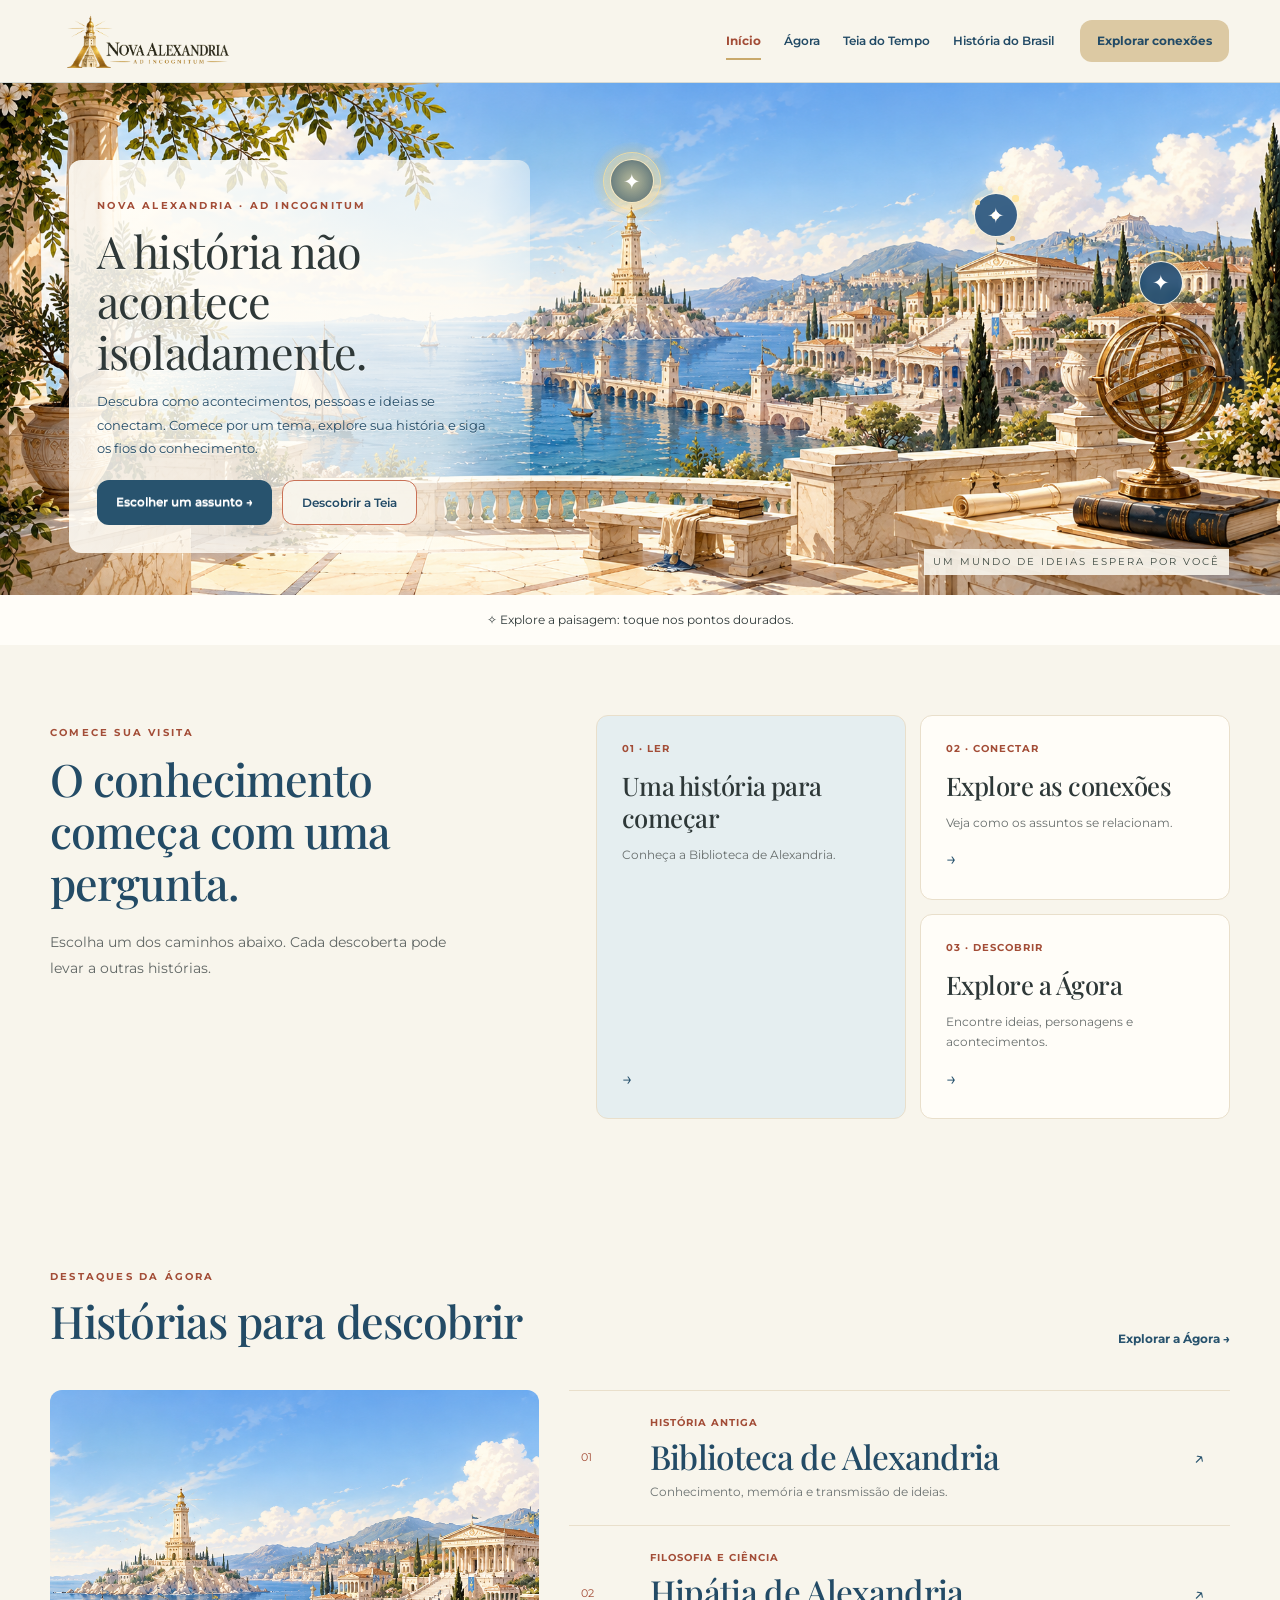
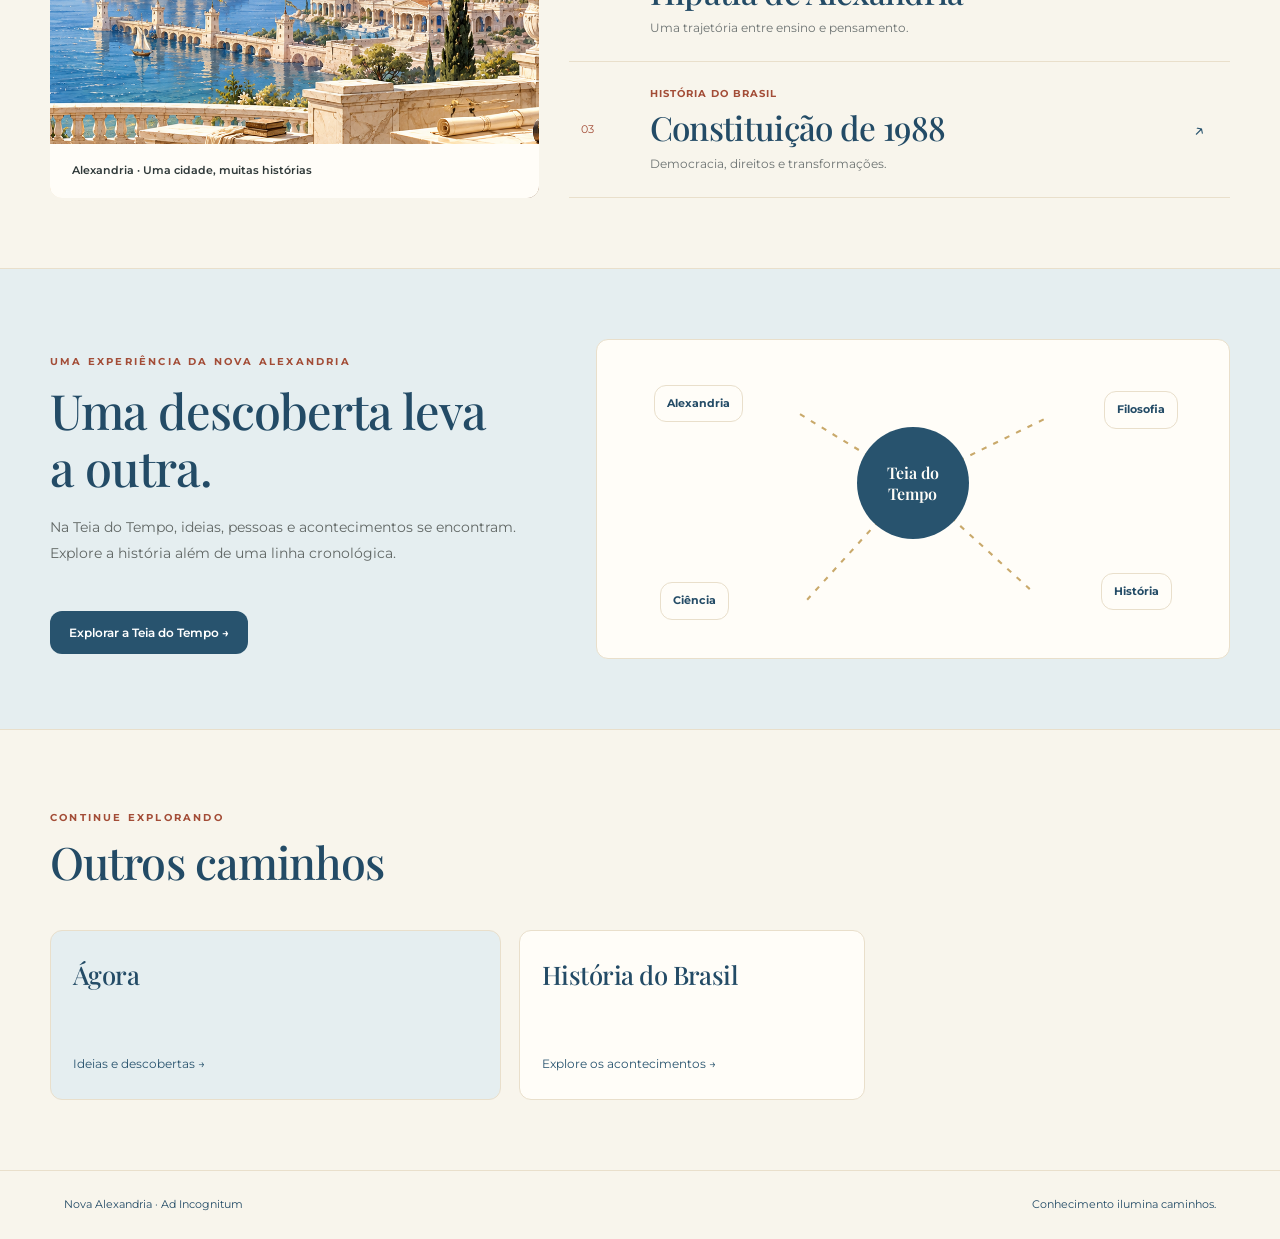
<file: index.html>
<!doctype html>
<html lang="pt-BR">
  <head>
    <meta charset="utf-8" />
    <meta name="viewport" content="width=device-width,initial-scale=1" />
    <meta name="theme-color" content="#f8f5ec" />
    <meta
      name="description"
      content="Descubra acontecimentos, personagens e ideias e explore como a história se conecta na Teia do Tempo da Nova Alexandria."
    />
    <title>Nova Alexandria</title>
    <link rel="preconnect" href="https://fonts.googleapis.com" />
    <link rel="preconnect" href="https://fonts.gstatic.com" crossorigin />
    <link
      href="https://fonts.googleapis.com/css2?family=Montserrat:wght@400;500;600;700&family=Playfair+Display:wght@400;500;600&display=swap"
      rel="stylesheet"
    />
    <link rel="icon" type="image/png" href="assets/Icon.png" />

    <link rel="stylesheet" href="styles.css" />
  <link rel="stylesheet" href="css/visual-refinement.css"><link rel="stylesheet" href="css/ux-final.css">
</head>
  <body>
    <a class="skip" href="#conteudo">Ir ao conteúdo</a>
    <header class="nav"><a href="index.html" class="brand" aria-label="Nova Alexandria — página inicial"><img src="assets/logo-horizontal.png" alt="Nova Alexandria — Ad Incognitum" class="brand-logo"></a><nav class="desktop-nav" aria-label="Navegação principal"><a href="index.html" aria-current="page">Início</a><a href="agora.html">Ágora</a><a href="teias.html">Teia do Tempo</a><a href="brasil.html">História do Brasil</a></nav><a class="login" href="teias.html">Explorar conexões</a><button class="menu" id="menuBtn" type="button" aria-label="Abrir menu" aria-expanded="false" aria-controls="mobileNav"><span aria-hidden="true">☰</span></button></header><nav class="mobile-nav" id="mobileNav" aria-label="Navegação móvel" hidden><a href="index.html" aria-current="page">Início</a><a href="agora.html">Ágora</a><a href="teias.html">Teia do Tempo</a><a href="brasil.html">História do Brasil</a></nav>
    
    <main id="conteudo">
      <section id="inicio" class="hero" aria-labelledby="heroTitle">
        <div
          class="scene-scroll"
          aria-label="Paisagem explorável: no celular, deslize horizontalmente para descobrir a cidade"
        >
          <div class="scene">
            <img
              src="assets/alexandria-panorama.png"
              alt="Vista ilustrada de Alexandria: farol ao centro, academia à direita e globo sobre a varanda"
              width="1918"
              height="1024"
            />
            <div class="hero-copy">
              <p class="eyebrow">NOVA ALEXANDRIA · AD INCOGNITUM</p>
              <h1 id="heroTitle">A história não acontece<br />isoladamente.</h1>
              <p>
                Descubra como acontecimentos, pessoas e ideias se conectam. Comece por um tema, explore sua história e siga os fios do conhecimento.
              </p>
              <div class="hero-buttons">
                <a class="primary" href="agora.html"
                  >Escolher um assunto <span aria-hidden="true">→</span></a
                ><a class="secondary" href="teias.html">Descobrir a Teia</a>
              </div>
            </div>
            <button
              class="hotspot farol"
              data-place="farol"
              aria-label="Conhecer o Farol e a Nova Alexandria"
            >
              <span class="pulse" aria-hidden="true">✦</span
              ><span class="hint">O Farol</span></button
            ><button
              class="hotspot academia"
              data-place="academia"
              aria-label="Explorar a Academia e a Ágora"
            >
              <span class="pulse" aria-hidden="true">✦</span
              ><span class="hint">A Academia</span></button
            ><button
              class="hotspot globo"
              data-place="globo"
              aria-label="Descobrir o Globo e a Teia do Tempo"
            >
              <span class="pulse" aria-hidden="true">✦</span
              ><span class="hint">O Globo</span>
            </button>
            <div class="scene-caption">UM MUNDO DE IDEIAS ESPERA POR VOCÊ</div>
          </div>
        </div>
        <p class="scene-instruction">
          ✧ Explore a paisagem: toque nos pontos dourados.
          <span class="mobile-only"
            >Deslize para os lados para conhecer a cidade.</span
          >
        </p>
      </section>
      <section class="home-start" aria-labelledby="home-start-title">
        <div class="home-start-inner">
          <div class="home-start-intro"><p class="eyebrow">COMECE SUA VISITA</p><h2 id="home-start-title">O conhecimento começa com uma pergunta.</h2><p>Escolha um dos caminhos abaixo. Cada descoberta pode levar a outras histórias.</p></div>
          <div class="home-start-options">
            <a href="conteudo.html?id=biblioteca-alexandria"><span class="home-start-number">01 · LER</span><strong>Uma história para começar</strong><small>Conheça a Biblioteca de Alexandria.</small><span class="home-start-arrow" aria-hidden="true">→</span></a>
            <a href="teias.html?id=biblioteca-alexandria"><span class="home-start-number">02 · CONECTAR</span><strong>Explore as conexões</strong><small>Veja como os assuntos se relacionam.</small><span class="home-start-arrow" aria-hidden="true">→</span></a>
            <a href="agora.html"><span class="home-start-number">03 · DESCOBRIR</span><strong>Explore a Ágora</strong><small>Encontre ideias, personagens e acontecimentos.</small><span class="home-start-arrow" aria-hidden="true">→</span></a>
          </div>
        </div>
      </section>
      <section class="na-collection" id="explorar" aria-labelledby="na-collection-title">
        <div class="na-section-heading"><div><p class="eyebrow">DESTAQUES DA ÁGORA</p><h2 id="na-collection-title">Histórias para descobrir</h2></div><a href="agora.html">Explorar a Ágora <span aria-hidden="true">→</span></a></div>
        <div class="na-collection-layout"><figure class="na-collection-image"><img src="assets/alexandria-panorama.png" alt="Panorama ilustrado da cidade de Alexandria" loading="lazy"><figcaption>Alexandria · Uma cidade, muitas histórias</figcaption></figure><div class="na-collection-list">
          <a href="conteudo.html?id=biblioteca-alexandria"><span class="na-collection-num">01</span><span class="na-collection-text"><small>HISTÓRIA ANTIGA</small><strong>Biblioteca de Alexandria</strong><span>Conhecimento, memória e transmissão de ideias.</span></span><span class="na-collection-arrow" aria-hidden="true">↗</span></a>
          <a href="conteudo.html?id=hipatia"><span class="na-collection-num">02</span><span class="na-collection-text"><small>FILOSOFIA E CIÊNCIA</small><strong>Hipátia de Alexandria</strong><span>Uma trajetória entre ensino e pensamento.</span></span><span class="na-collection-arrow" aria-hidden="true">↗</span></a>
          <a href="conteudo.html?id=constituicao-1988"><span class="na-collection-num">03</span><span class="na-collection-text"><small>HISTÓRIA DO BRASIL</small><strong>Constituição de 1988</strong><span>Democracia, direitos e transformações.</span></span><span class="na-collection-arrow" aria-hidden="true">↗</span></a>
        </div>
      </div></section>
      <section class="home-feature" aria-labelledby="home-feature-title">
        <div class="home-feature-inner"><div class="home-feature-copy"><p class="eyebrow">UMA EXPERIÊNCIA DA NOVA ALEXANDRIA</p><h2 id="home-feature-title">Uma descoberta leva a outra.</h2><p>Na Teia do Tempo, ideias, pessoas e acontecimentos se encontram. Explore a história além de uma linha cronológica.</p><a class="primary" href="teias.html">Explorar a Teia do Tempo →</a></div><div class="home-feature-visual" aria-label="Representação das conexões entre assuntos"><span class="feature-node feature-node-a">Alexandria</span><span class="feature-node feature-node-b">Filosofia</span><span class="feature-node feature-node-c">Ciência</span><span class="feature-node feature-node-d">História</span><svg viewBox="0 0 400 300" aria-hidden="true"><path d="M200 135 L90 68 M200 135 L325 74 M200 135 L100 245 M200 135 L310 235"/></svg><span class="feature-center">Teia do<br>Tempo</span></div></div>
      </section>
      <section class="na-pathways" aria-labelledby="na-pathways-title"><div class="na-section-heading"><div><p class="eyebrow">CONTINUE EXPLORANDO</p><h2 id="na-pathways-title">Outros caminhos</h2></div></div><div class="na-pathway-links"><a href="agora.html"><strong>Ágora</strong><span>Ideias e descobertas →</span></a><a href="brasil.html"><strong>História do Brasil</strong><span>Explore os acontecimentos →</span></a></div></section>
    </main>
    <footer>
      <span>Nova Alexandria · Ad Incognitum</span
      ><span>Conhecimento ilumina caminhos.</span>
    </footer>
    <dialog id="placeDialog" aria-labelledby="dialogTitle">
      <button id="closeDialog" class="close" aria-label="Fechar">×</button>
      <p class="eyebrow">DESCUBRA A CIDADE</p>
      <h2 id="dialogTitle"></h2>
      <p id="dialogText"></p>
      <a id="dialogLink" class="primary" href="#explorar"
        >Continuar explorando →</a
      >
    </dialog>
    <script src="script.js" defer></script>
  <script src="js/navegacao.js" defer></script></body>
</html>
</file>
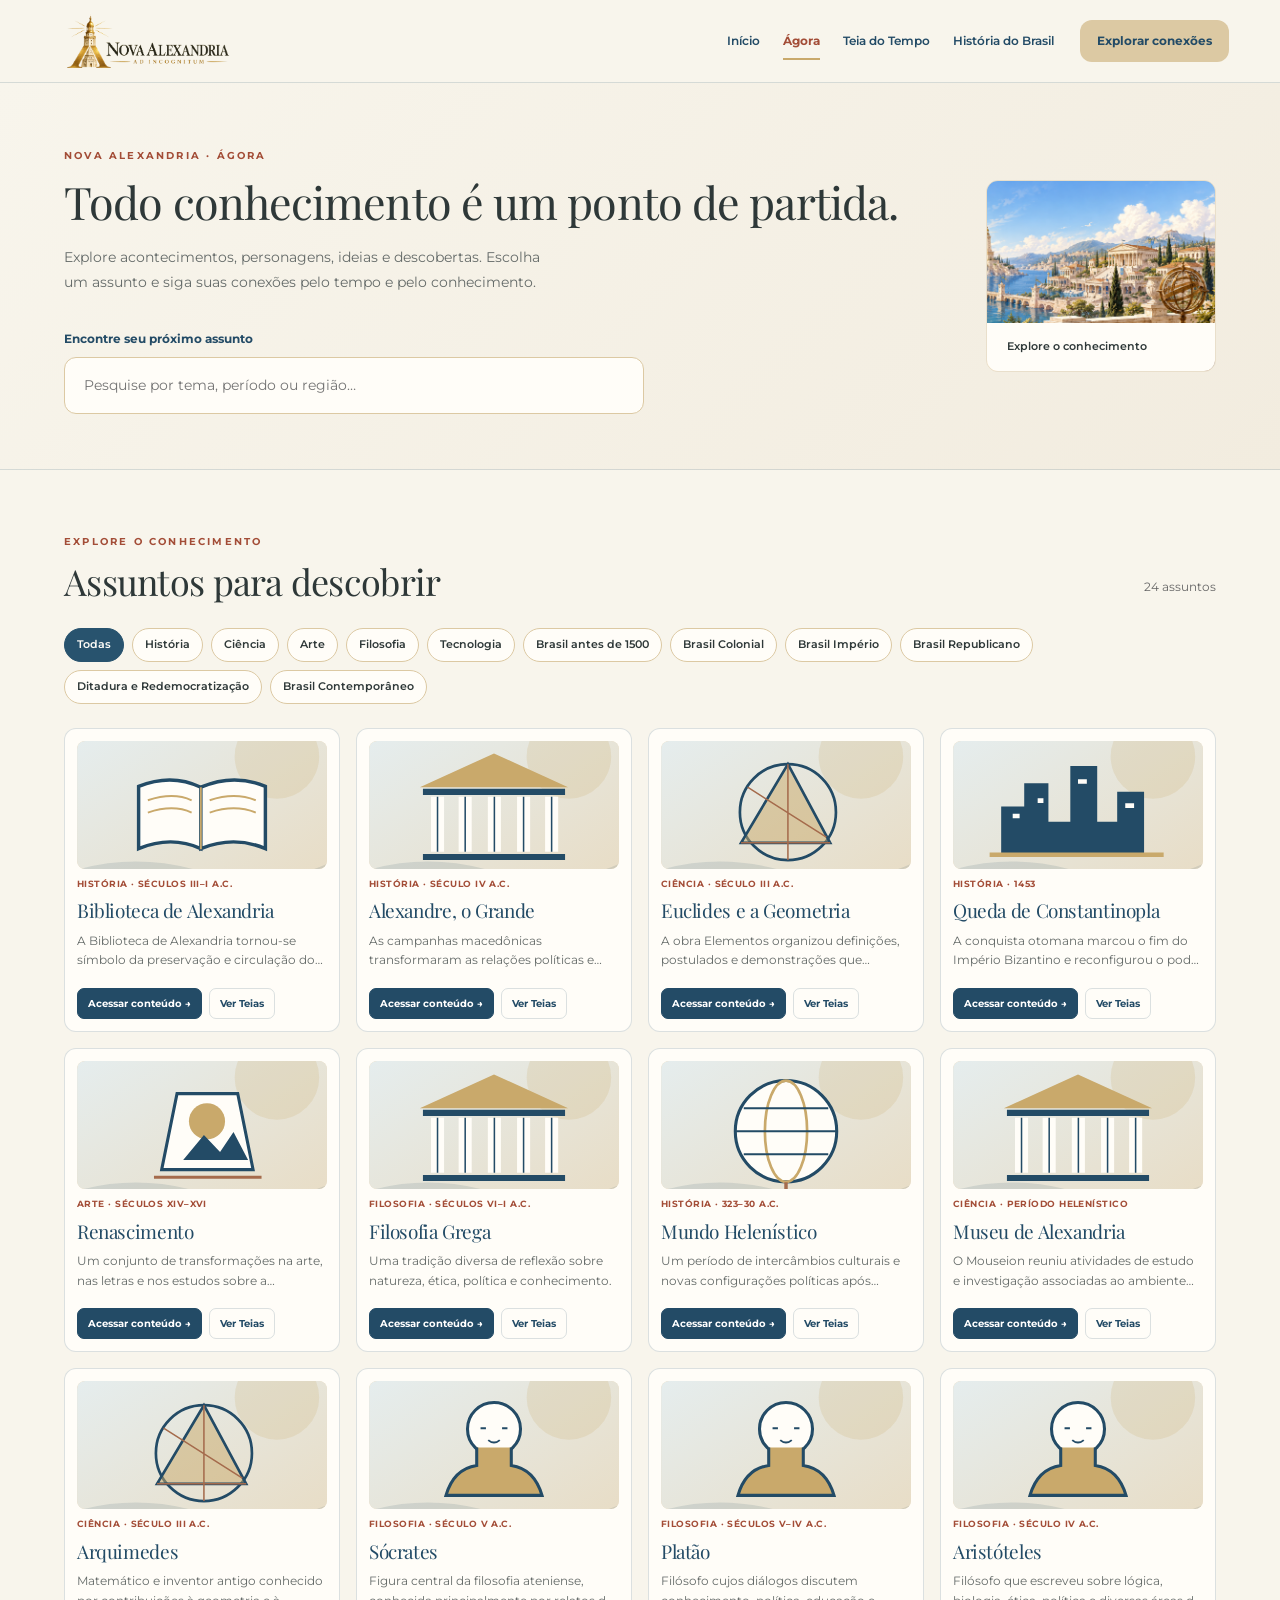
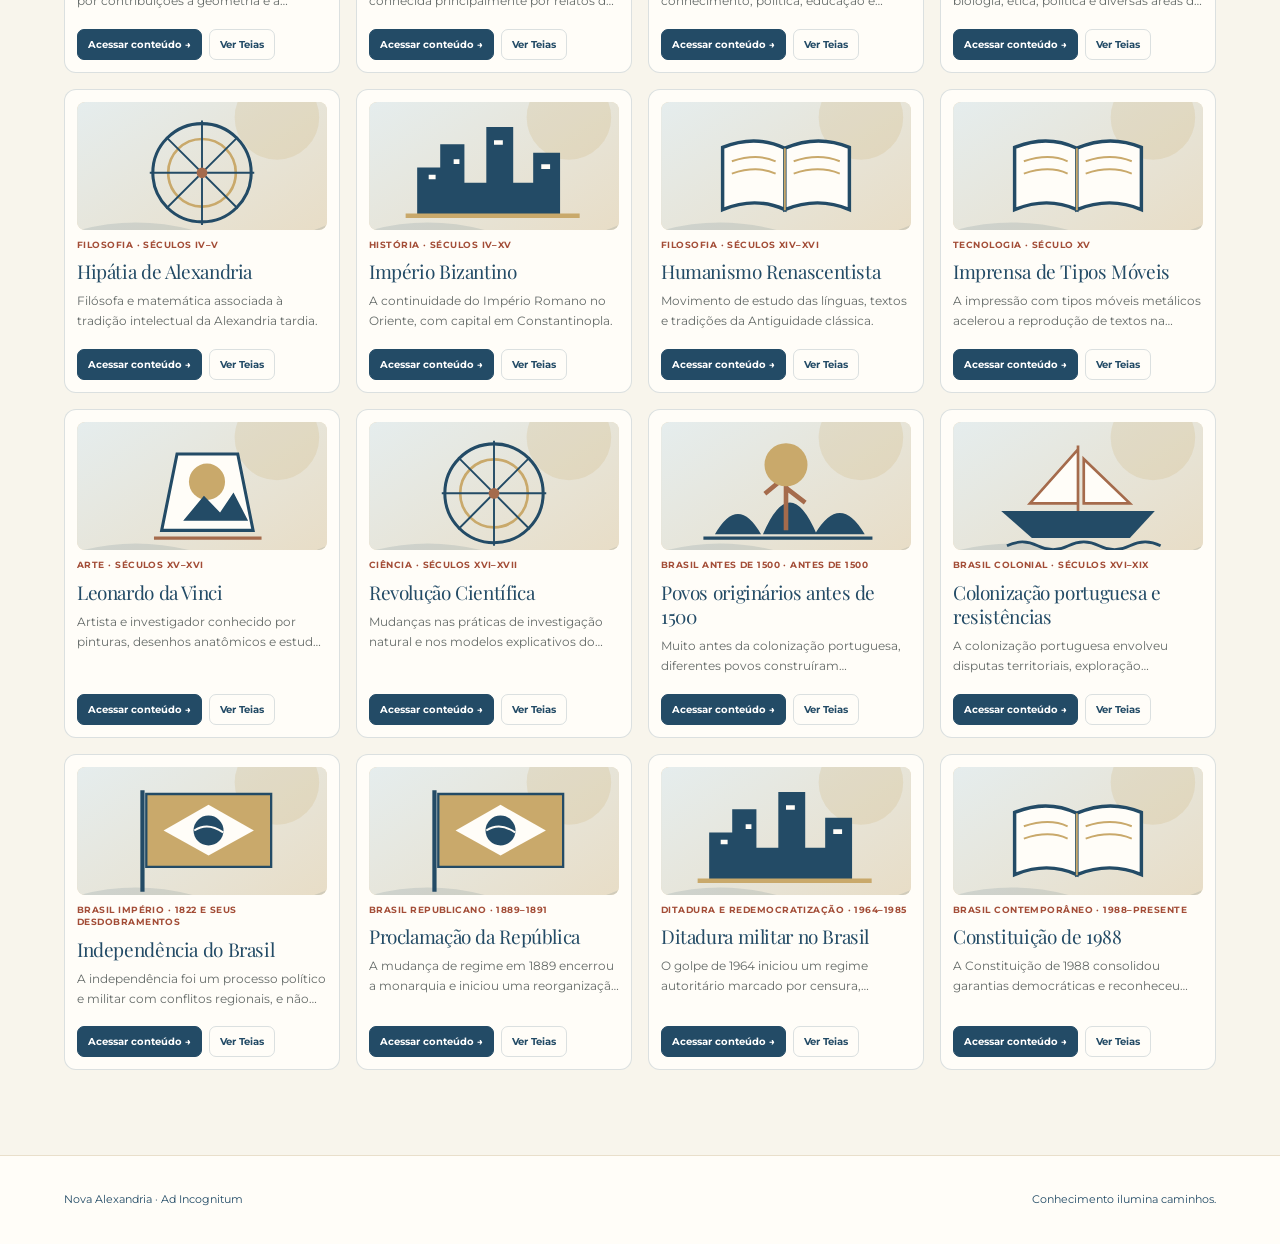
<file: acervo.html>
<!doctype html><html lang="pt-BR"><head><meta charset="utf-8"><meta name="viewport" content="width=device-width,initial-scale=1"><meta name="robots" content="noindex"><meta http-equiv="refresh" content="0;url=agora.html"><title>Redirecionando para a Ágora | Nova Alexandria</title><link rel="canonical" href="agora.html"><link rel="stylesheet" href="css/ux-final.css">
</head><body><p>O Acervo agora faz parte da <a href="agora.html">Ágora</a>. Redirecionando…</p><script>location.replace("agora.html"+location.search+location.hash)</script></body></html>
</file>
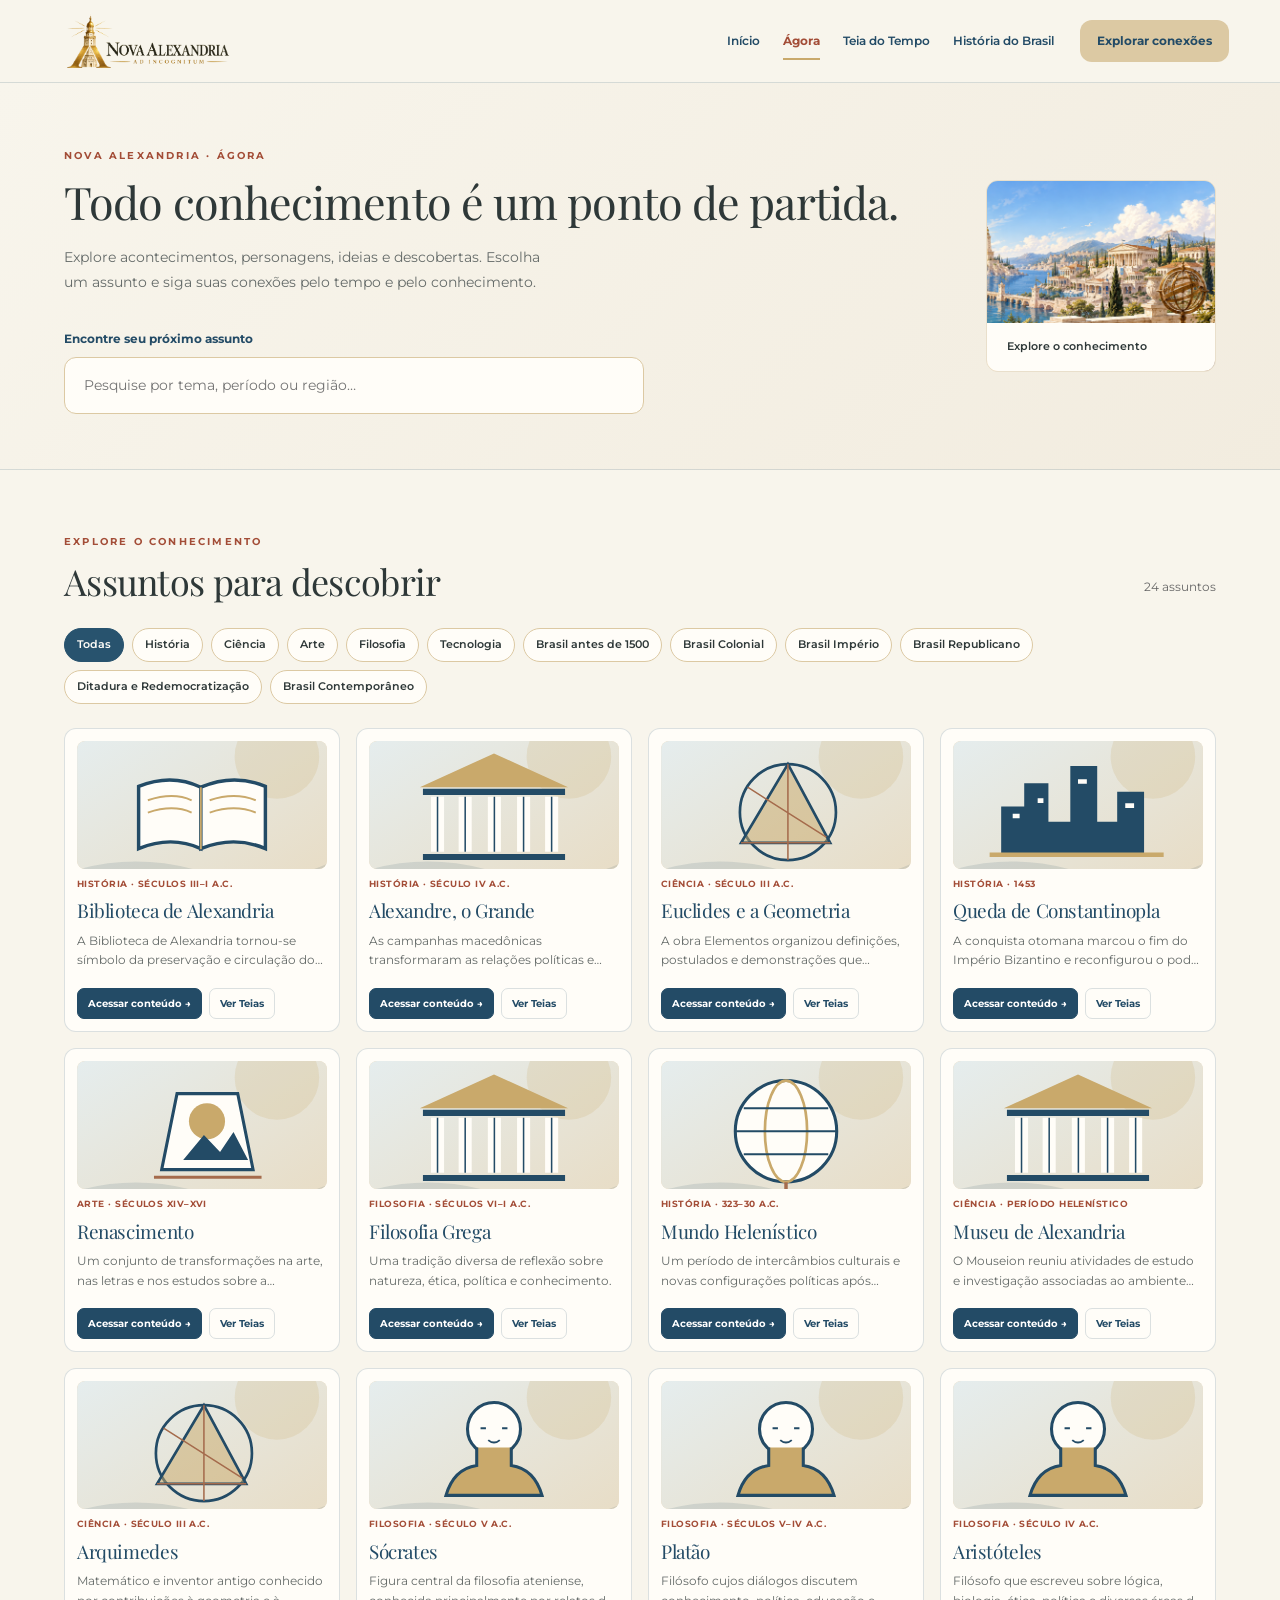
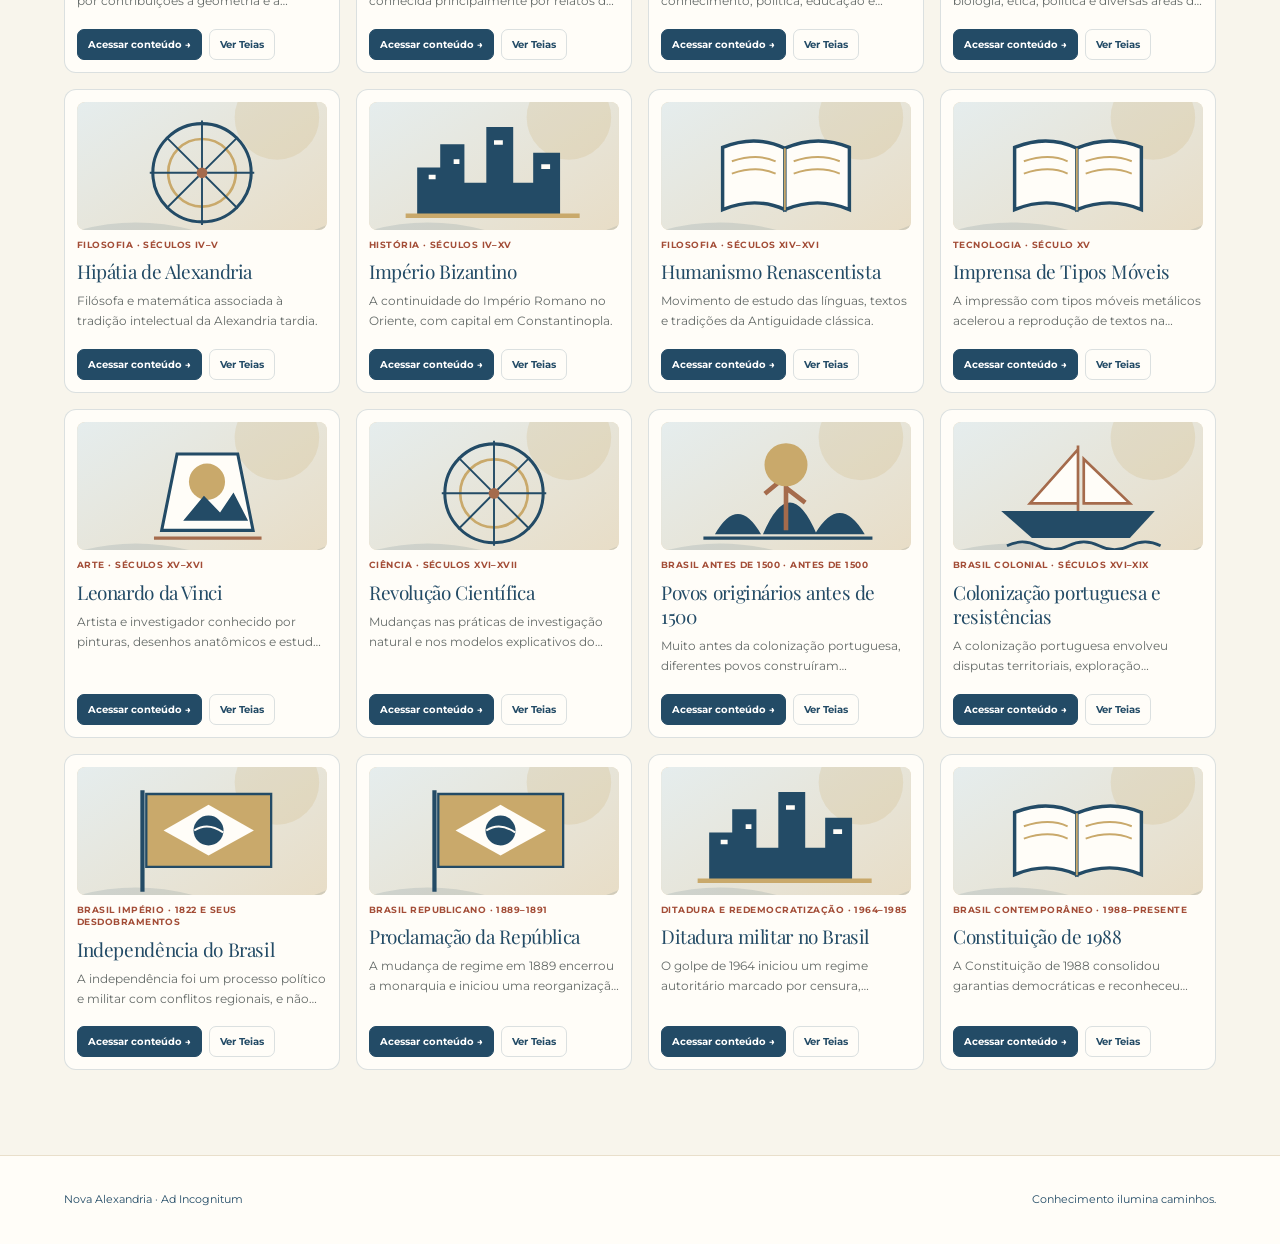
<file: agora.html>
<!doctype html>
<html lang="pt-BR">
<head>
<meta charset="utf-8"><meta name="viewport" content="width=device-width,initial-scale=1">
<meta name="theme-color" content="#f8f5ec">
<meta name="description" content="Explore assuntos e descubra conexões na Ágora da Nova Alexandria.">
<title>Ágora | Nova Alexandria</title>
<link rel="preconnect" href="https://fonts.googleapis.com"><link rel="preconnect" href="https://fonts.gstatic.com" crossorigin>
<link href="https://fonts.googleapis.com/css2?family=Montserrat:wght@400;500;600;700&family=Playfair+Display:wght@400;500;600&display=swap" rel="stylesheet">
<link rel="icon" href="assets/Icon.png" type="image/png">
<link rel="stylesheet" href="styles.css"><link rel="stylesheet" href="css/agora.css">
<script defer src="js/imagens.js"></script><script src="js/agora.js" defer></script>
<link rel="stylesheet" href="css/design-system-interno.css"><link rel="stylesheet" href="css/visual-refinement.css"><link rel="stylesheet" href="css/ux-final.css">
</head>
<body>
<a class="skip" href="#conteudo">Ir ao conteúdo</a>
<header class="nav"><a href="index.html" class="brand" aria-label="Nova Alexandria — página inicial"><img src="assets/logo-horizontal.png" alt="Nova Alexandria — Ad Incognitum" class="brand-logo"></a><nav class="desktop-nav" aria-label="Navegação principal"><a href="index.html">Início</a><a href="agora.html" aria-current="page">Ágora</a><a href="teias.html">Teia do Tempo</a><a href="brasil.html">História do Brasil</a></nav><a class="login" href="teias.html">Explorar conexões</a><button class="menu" id="menuBtn" type="button" aria-label="Abrir menu" aria-expanded="false" aria-controls="mobileNav"><span aria-hidden="true">☰</span></button></header><nav class="mobile-nav" id="mobileNav" aria-label="Navegação móvel" hidden><a href="index.html">Início</a><a href="agora.html" aria-current="page">Ágora</a><a href="teias.html">Teia do Tempo</a><a href="brasil.html">História do Brasil</a></nav>
<main id="conteudo">
<section class="agora-hero">
<div class="agora-wrap na-hero-layout"><div class="na-hero-copy">
<p class="eyebrow">NOVA ALEXANDRIA · ÁGORA</p>
<h1>Todo conhecimento é um ponto de partida.</h1>
<p class="agora-lead">Explore acontecimentos, personagens, ideias e descobertas. Escolha um assunto e siga suas conexões pelo tempo e pelo conhecimento.</p>
<div class="agora-search"><label for="busca">Encontre seu próximo assunto</label><input id="busca" type="search" placeholder="Pesquise por tema, período ou região…" autocomplete="off" aria-controls="assuntos" aria-describedby="contador"></div>
</div><figure class="na-hero-art"><img src="assets/alexandria-panorama.png" alt="Academia e paisagem ilustrada de Alexandria" loading="eager"><figcaption>Explore o conhecimento</figcaption></figure></div>
</section>
<section class="agora-wrap agora-content" aria-labelledby="assuntos-title">
<div class="agora-heading"><div><p class="eyebrow">EXPLORE O CONHECIMENTO</p><h2 id="assuntos-title">Assuntos para descobrir</h2></div><p id="contador" role="status" aria-live="polite">Carregando assuntos…</p></div>
<div id="filtros" class="agora-filtros" role="group" aria-label="Filtrar por categoria"><button type="button" class="ativo" data-categoria="Todas" aria-pressed="true">Todas</button></div>
<div id="assuntos" class="agora-grid" aria-live="polite"></div>
<p id="vazio" class="agora-vazio" hidden>Nenhum assunto corresponde à sua busca. Tente outro termo ou categoria.</p>
</section>
</main>
<footer><span>Nova Alexandria · Ad Incognitum</span><span>Conhecimento ilumina caminhos.</span></footer>
<script src="js/navegacao.js" defer></script></body></html>
</file>
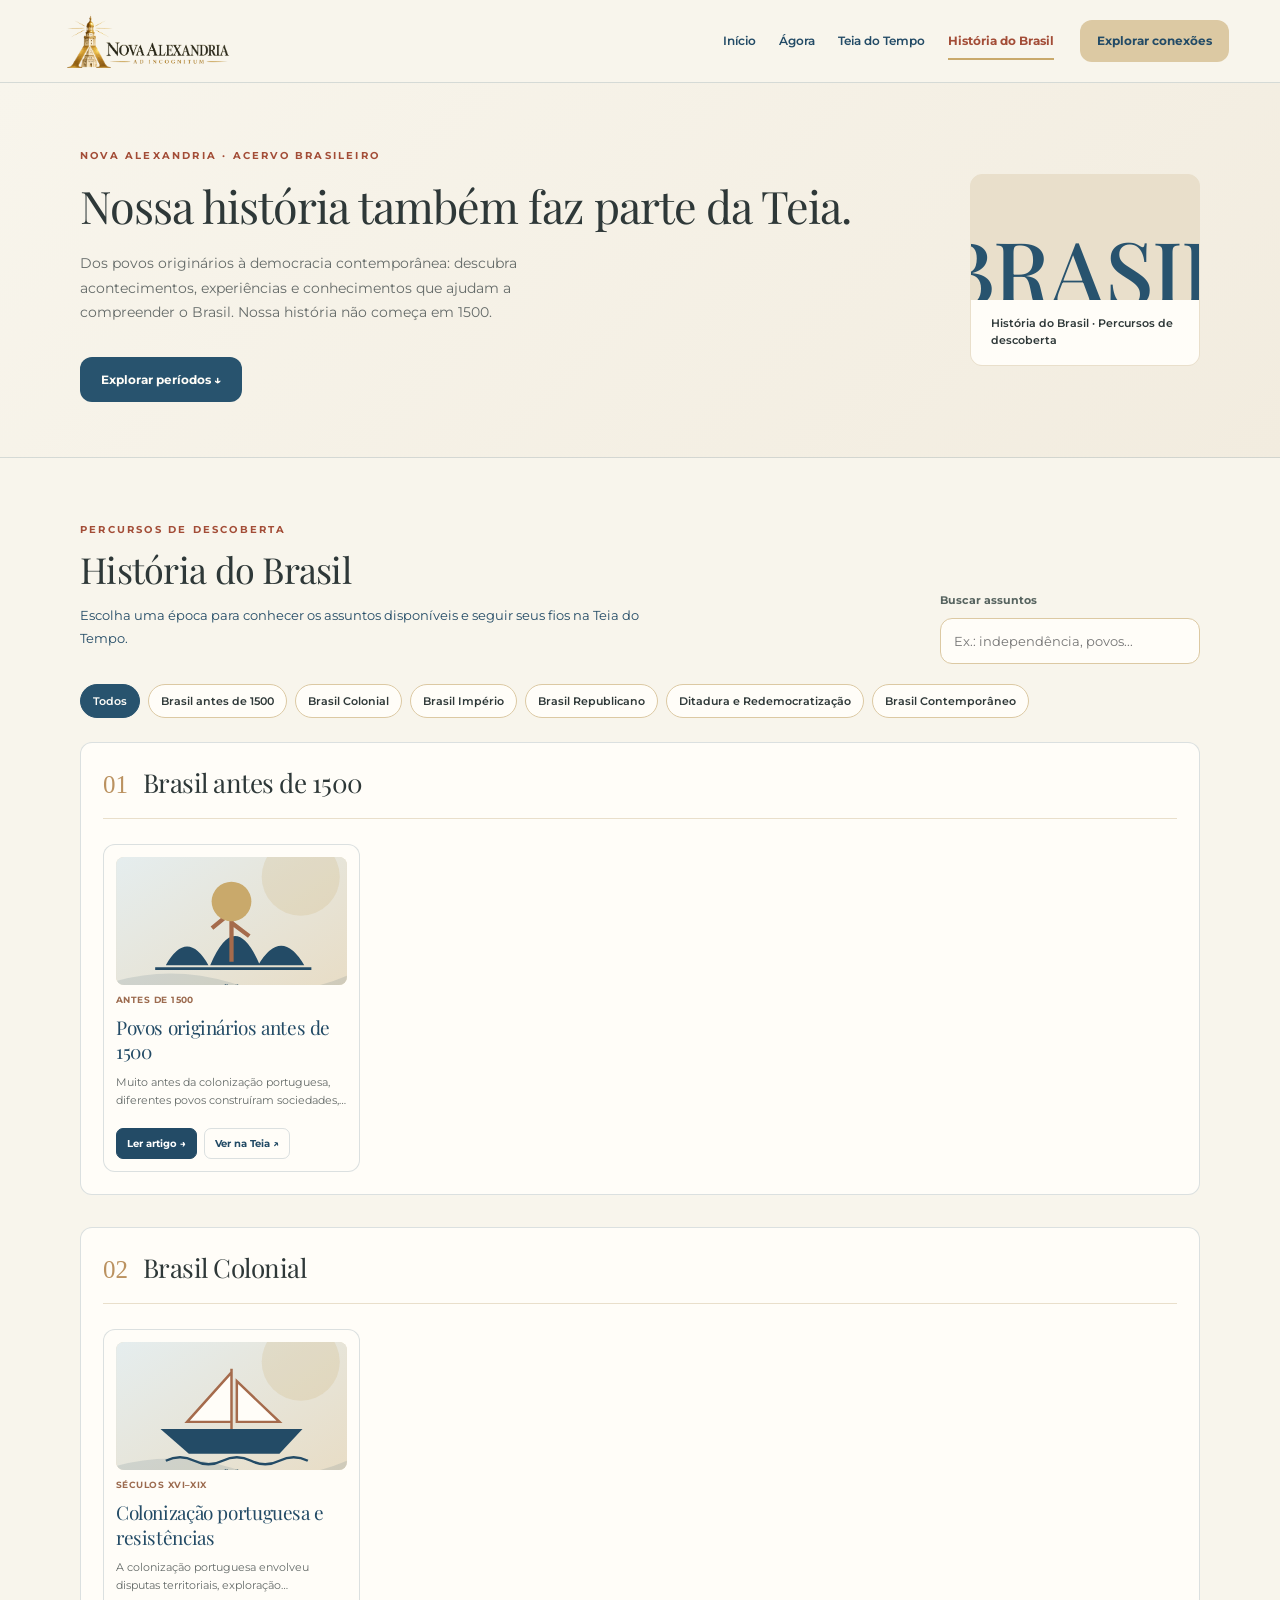
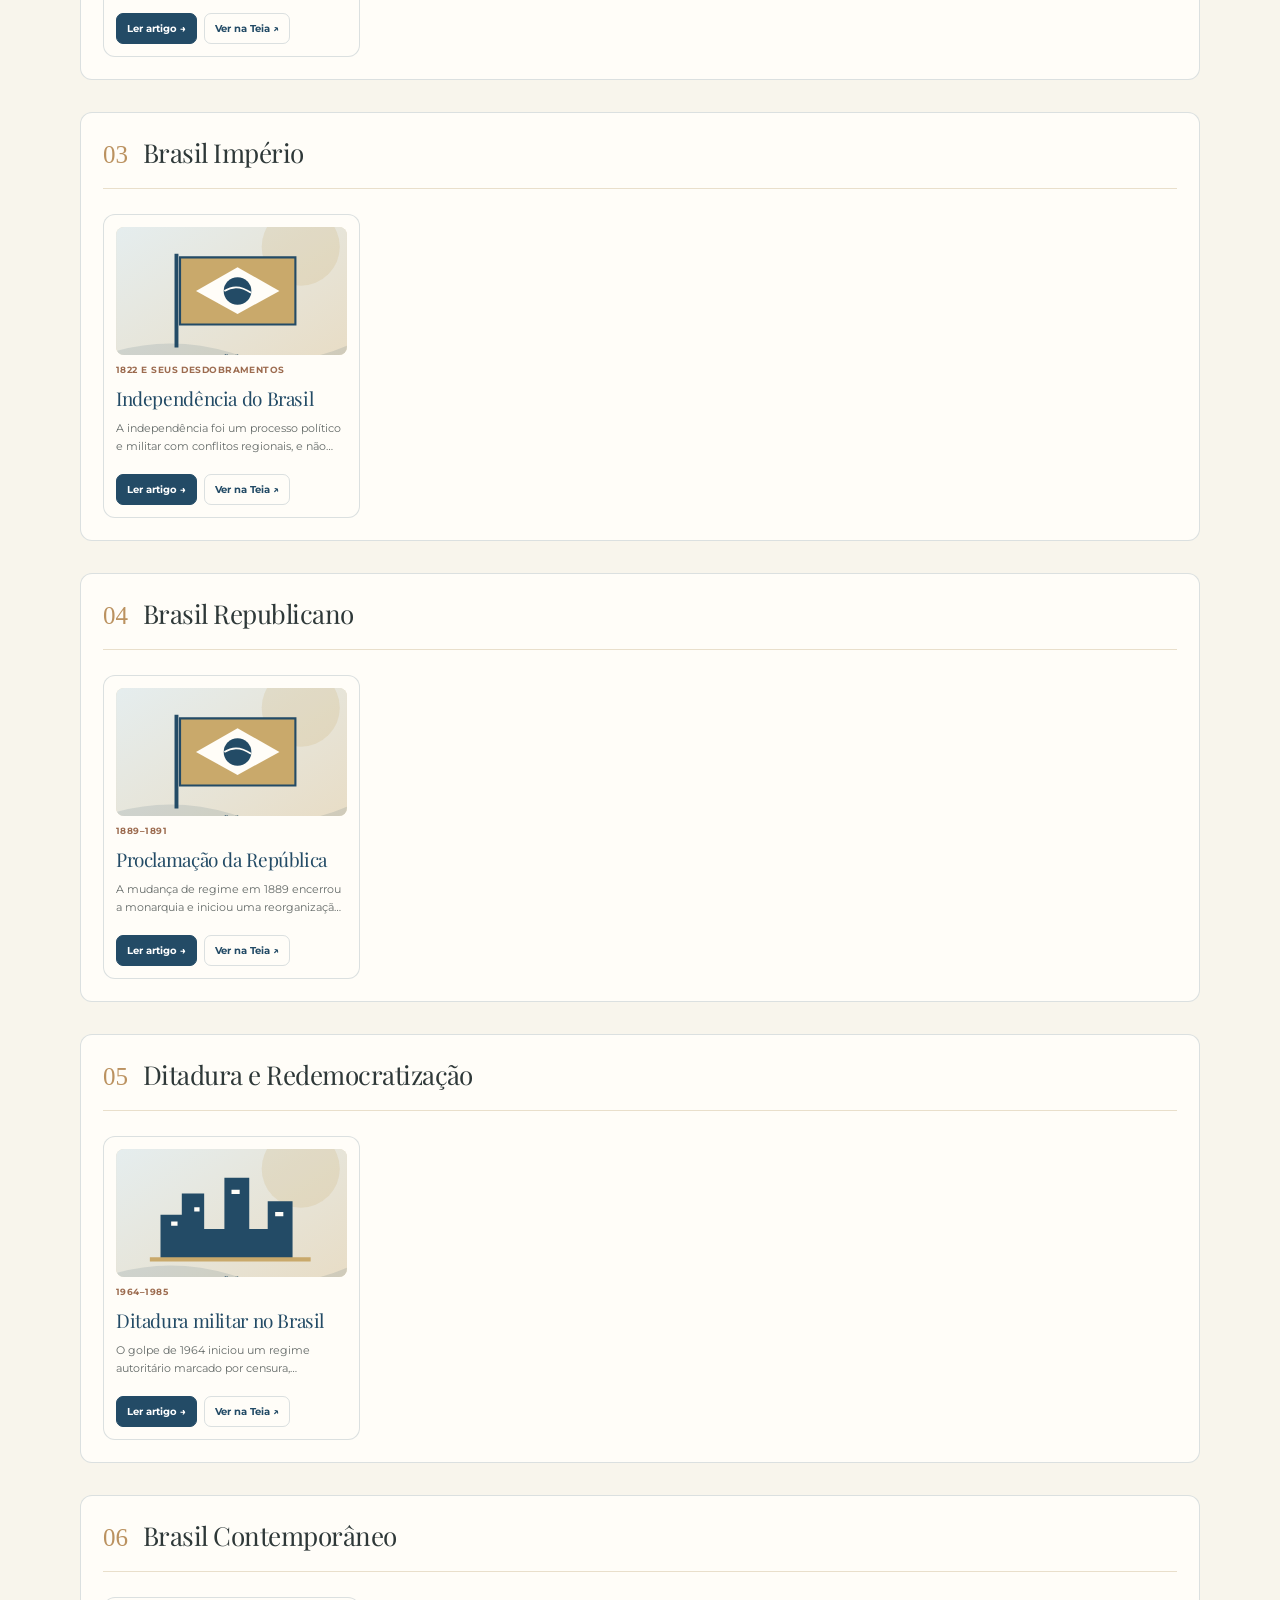
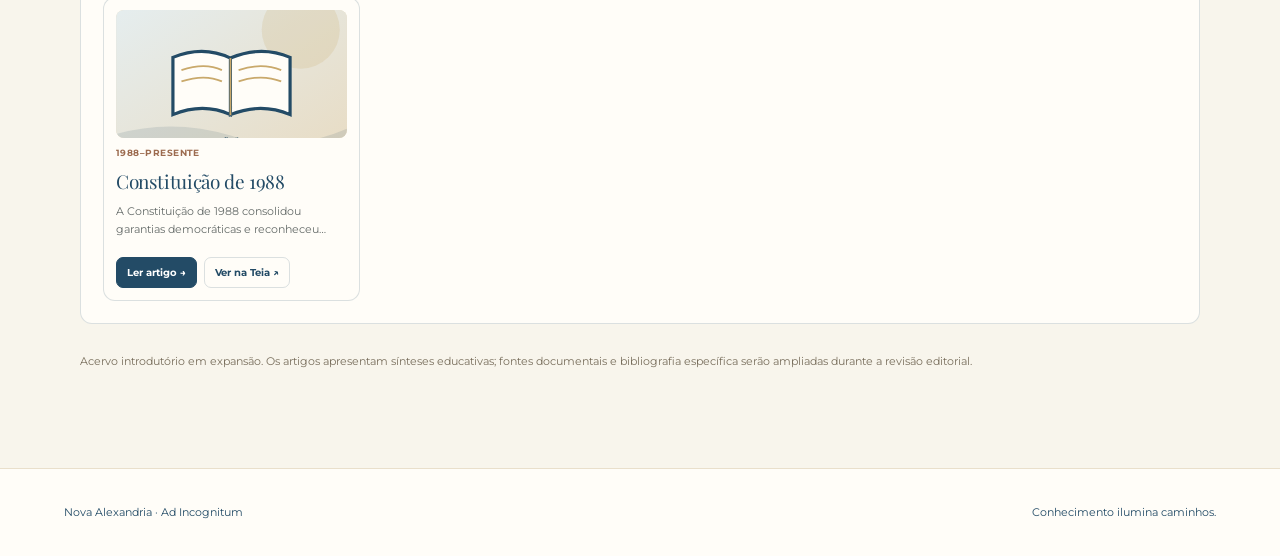
<file: brasil.html>
<!doctype html>
<html lang="pt-BR"><head><meta charset="utf-8"><meta name="viewport" content="width=device-width,initial-scale=1"><meta name="theme-color" content="#f8f5ec"><meta name="description" content="Explore a História do Brasil, dos povos originários à contemporaneidade, pela Teia do Tempo."><title>História do Brasil | Nova Alexandria</title><link rel="preconnect" href="https://fonts.googleapis.com"><link rel="preconnect" href="https://fonts.gstatic.com" crossorigin><link href="https://fonts.googleapis.com/css2?family=Montserrat:wght@400;500;600;700&family=Playfair+Display:wght@400;500;600&display=swap" rel="stylesheet"><link rel="icon" href="assets/Icon.png"><link rel="stylesheet" href="styles.css"><link rel="stylesheet" href="css/brasil.css"><script defer src="js/imagens.js"></script><script defer src="js/brasil.js"></script><link rel="stylesheet" href="css/design-system-interno.css"><link rel="stylesheet" href="css/visual-refinement.css"><link rel="stylesheet" href="css/ux-final.css">
</head>
<body><a class="skip" href="#conteudo">Ir ao conteúdo</a><header class="nav"><a href="index.html" class="brand" aria-label="Nova Alexandria — página inicial"><img src="assets/logo-horizontal.png" alt="Nova Alexandria — Ad Incognitum" class="brand-logo"></a><nav class="desktop-nav" aria-label="Navegação principal"><a href="index.html">Início</a><a href="agora.html">Ágora</a><a href="teias.html">Teia do Tempo</a><a href="brasil.html" aria-current="page">História do Brasil</a></nav><a class="login" href="teias.html">Explorar conexões</a><button class="menu" id="menuBtn" type="button" aria-label="Abrir menu" aria-expanded="false" aria-controls="mobileNav"><span aria-hidden="true">☰</span></button></header><nav class="mobile-nav" id="mobileNav" aria-label="Navegação móvel" hidden><a href="index.html">Início</a><a href="agora.html">Ágora</a><a href="teias.html">Teia do Tempo</a><a href="brasil.html" aria-current="page">História do Brasil</a></nav>
<main id="conteudo"><section class="brasil-hero"><div class="brasil-wrap na-hero-layout"><div class="na-hero-copy"><p class="eyebrow">NOVA ALEXANDRIA · ACERVO BRASILEIRO</p><h1>Nossa história também faz parte da Teia.</h1><p>Dos povos originários à democracia contemporânea: descubra acontecimentos, experiências e conhecimentos que ajudam a compreender o Brasil. Nossa história não começa em 1500.</p><a href="#periodos" class="brasil-cta">Explorar períodos ↓</a></div><figure class="na-hero-art na-hero-art--text"><span aria-hidden="true">BRASIL</span><figcaption>História do Brasil · Percursos de descoberta</figcaption></figure></div></section>
<section id="periodos" class="brasil-wrap brasil-conteudo"><div class="brasil-cabecalho"><div><p class="eyebrow">PERCURSOS DE DESCOBERTA</p><h2>História do Brasil</h2><p>Escolha uma época para conhecer os assuntos disponíveis e seguir seus fios na Teia do Tempo.</p></div><label class="brasil-busca">Buscar assuntos<input id="busca-brasil" type="search" placeholder="Ex.: independência, povos..." autocomplete="off"></label></div><nav class="brasil-filtros" id="filtros" aria-label="Filtrar por período"></nav><div id="lista-periodos" class="brasil-periodos" aria-live="polite"><p>Carregando acervo...</p></div><p class="brasil-aviso">Acervo introdutório em expansão. Os artigos apresentam sínteses educativas; fontes documentais e bibliografia específica serão ampliadas durante a revisão editorial.</p></section></main><footer><span>Nova Alexandria · Ad Incognitum</span><span>Conhecimento ilumina caminhos.</span></footer><script src="js/navegacao.js" defer></script></body></html>
</file>
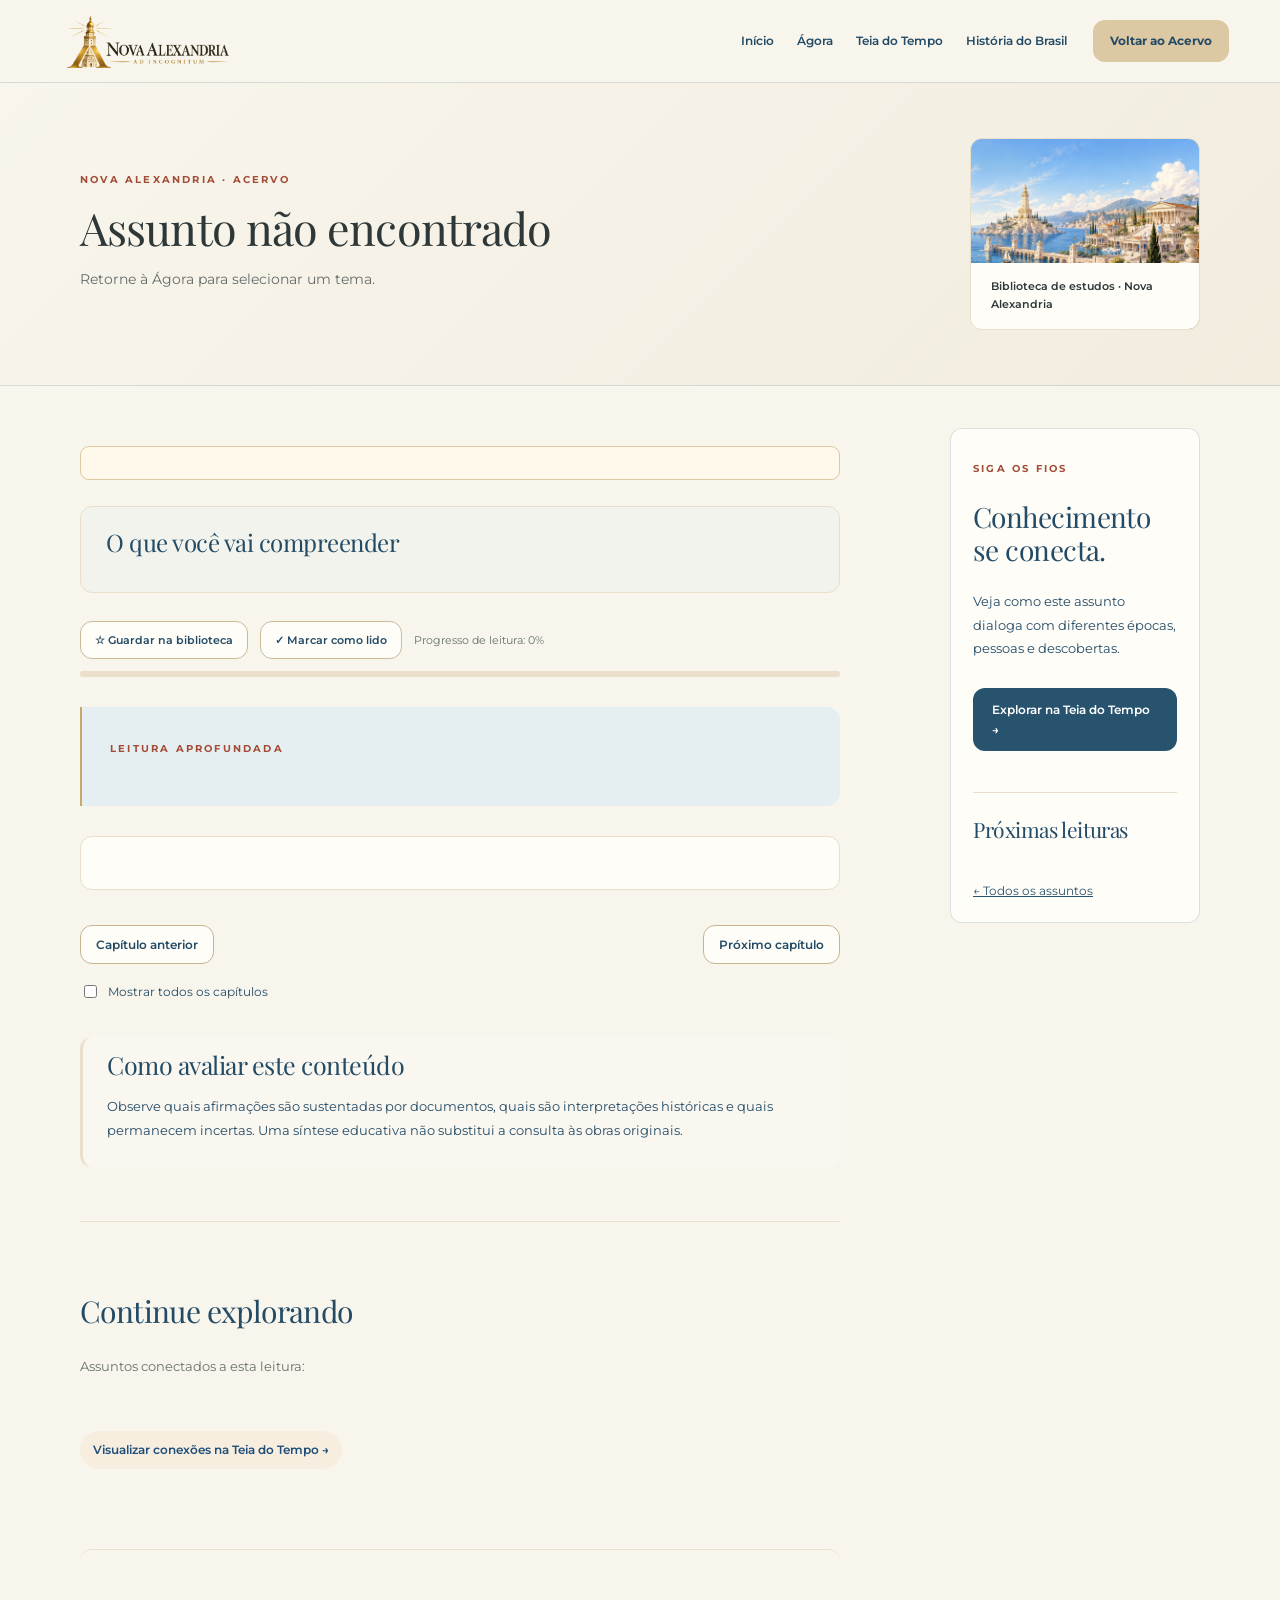
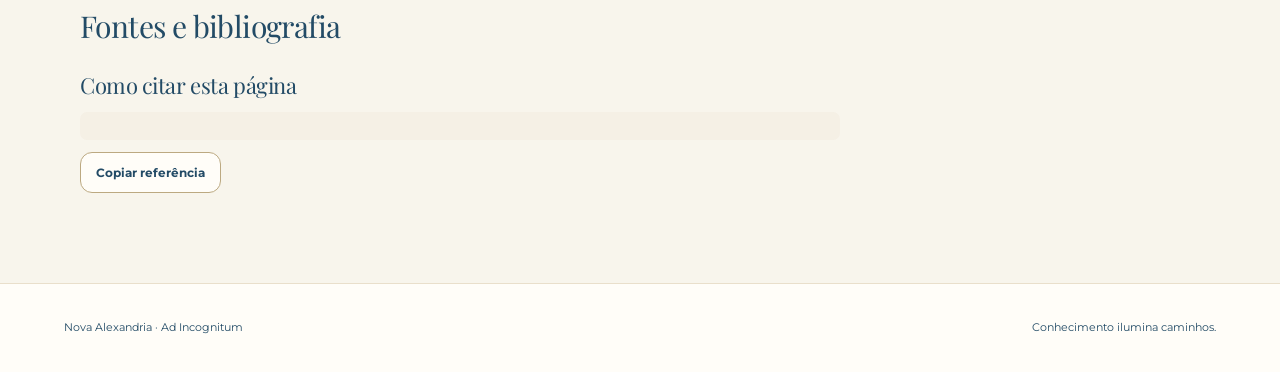
<file: conteudo.html>
<!doctype html><html lang="pt-BR"><head><meta charset="utf-8"><meta name="viewport" content="width=device-width,initial-scale=1"><meta name="theme-color" content="#f8f5ec"><title>Conhecimento | Nova Alexandria</title><link rel="preconnect" href="https://fonts.googleapis.com"><link rel="preconnect" href="https://fonts.gstatic.com" crossorigin><link href="https://fonts.googleapis.com/css2?family=Montserrat:wght@400;500;600;700&family=Playfair+Display:wght@400;500;600&display=swap" rel="stylesheet"><link rel="icon" href="assets/Icon.png"><link rel="stylesheet" href="styles.css"><link rel="stylesheet" href="css/conteudo.css"><script defer src="js/imagens.js"></script><script defer src="js/conteudo.js"></script><link rel="stylesheet" href="css/design-system-interno.css"><link rel="stylesheet" href="css/visual-refinement.css"><link rel="stylesheet" href="css/ux-final.css">
</head><body><a class="skip" href="#conteudo">Ir ao conteúdo</a><header class="nav"><a href="index.html" class="brand" aria-label="Nova Alexandria — página inicial"><img src="assets/logo-horizontal.png" alt="Nova Alexandria — Ad Incognitum" class="brand-logo"></a><nav class="desktop-nav" aria-label="Navegação principal"><a href="index.html">Início</a><a href="agora.html">Ágora</a><a href="teias.html">Teia do Tempo</a><a href="brasil.html">História do Brasil</a></nav><a class="login" href="agora.html">Voltar ao Acervo</a><button class="menu" id="menuBtn" type="button" aria-label="Abrir menu" aria-expanded="false" aria-controls="mobileNav"><span aria-hidden="true">☰</span></button></header><nav class="mobile-nav" id="mobileNav" aria-label="Navegação móvel" hidden><a href="index.html">Início</a><a href="agora.html">Ágora</a><a href="teias.html">Teia do Tempo</a><a href="brasil.html">História do Brasil</a></nav><main id="conteudo"><section class="leitura-hero"><div class="leitura-wrap na-hero-layout"><div class="na-hero-copy"><p class="eyebrow">NOVA ALEXANDRIA · ACERVO</p><p id="categoria" class="ficha-meta"></p><h1 id="titulo">Carregando conhecimento…</h1><p id="resumo" class="ficha-resumo"></p></div><figure class="na-hero-art"><img src="assets/alexandria-panorama.png" alt="Ilustração da cidade de Alexandria" loading="eager"><figcaption>Biblioteca de estudos · Nova Alexandria</figcaption></figure></div></section><section class="leitura-wrap ficha-grid"><article class="ficha-artigo"><p id="meta" class="ficha-meta"></p><div class="editorial-status" id="editorial-status" role="note"></div><section class="plano-estudo" id="plano-estudo" hidden><div class="plano-estudo-topo"><div><p class="eyebrow">PROGRAMA DE ESTUDOS</p><h2>Trilha de aprofundamento</h2></div><span id="plano-meta"></span></div><p>Este é o roteiro editorial previsto para o estudo completo. Os capítulos abaixo ainda não são textos publicados nem fontes acadêmicas verificadas.</p><ol id="plano-capitulos"></ol></section><div class="estudo-objetivos"><h2>O que você vai compreender</h2><ul id="objetivos"></ul></div><p id="tempo-leitura" class="tempo-leitura"></p><div class="estudo-barra"><button id="salvar" type="button" aria-pressed="false">☆ Guardar na biblioteca</button><button id="concluido" type="button" aria-pressed="false">✓ Marcar como lido</button><span id="progresso-label" aria-live="polite">Progresso de leitura: 0%</span></div><div class="progresso-trilho" role="progressbar" aria-label="Progresso de leitura" aria-valuemin="0" aria-valuemax="100" aria-valuenow="0" id="progresso"><div id="progresso-valor"></div></div><div class="artigo-abertura"><span class="eyebrow">LEITURA APROFUNDADA</span><p id="artigo-intro"></p></div><nav id="sumario" class="artigo-sumario" aria-label="Nesta leitura"></nav><div class="capitulo-navegacao"><button type="button" id="cap-anterior">Capítulo anterior</button><span id="cap-posicao" aria-live="polite"></span><button type="button" id="cap-proximo">Próximo capítulo</button></div><label class="modo-leitura"><input type="checkbox" id="mostrar-todos"> Mostrar todos os capítulos</label><div id="texto" class="artigo-corpo"></div><div id="artigo-conclusao" class="artigo-conclusao" hidden></div><section class="estudo-metodo"><h2>Como avaliar este conteúdo</h2><p>Observe quais afirmações são sustentadas por documentos, quais são interpretações históricas e quais permanecem incertas. Uma síntese educativa não substitui a consulta às obras originais.</p></section><section id="revisao" class="revisao" hidden><h2>Verifique o que aprendeu</h2><p>Responda e confira a explicação.</p><div id="perguntas"></div></section><section class="artigo-relacionados"><h2>Continue explorando</h2><p>Assuntos conectados a esta leitura:</p><div id="relacionados" class="relacionados-grid"></div><a id="ver-teias-final" href="teias.html" class="primary">Visualizar conexões na Teia do Tempo →</a></section><section class="bibliografia"><h2>Fontes e bibliografia</h2><p id="fontes-aviso"></p><ul id="fontes"></ul><h3>Como citar esta página</h3><p id="citacao"></p><button id="copiar-citacao" type="button">Copiar referência</button></section></article><aside class="ficha-lateral"><p class="eyebrow">SIGA OS FIOS</p><h2>Conhecimento se conecta.</h2><p>Veja como este assunto dialoga com diferentes épocas, pessoas e descobertas.</p><a id="ver-teias" class="primary" href="teias.html">Explorar na Teia do Tempo →</a><div class="lateral-relacionados"><h3>Próximas leituras</h3><div id="relacionados-lateral"></div></div><a class="ficha-voltar" href="agora.html">← Todos os assuntos</a></aside></section></main><footer><span>Nova Alexandria · Ad Incognitum</span><span>Conhecimento ilumina caminhos.</span></footer><script src="js/navegacao.js" defer></script></body></html>
</file>
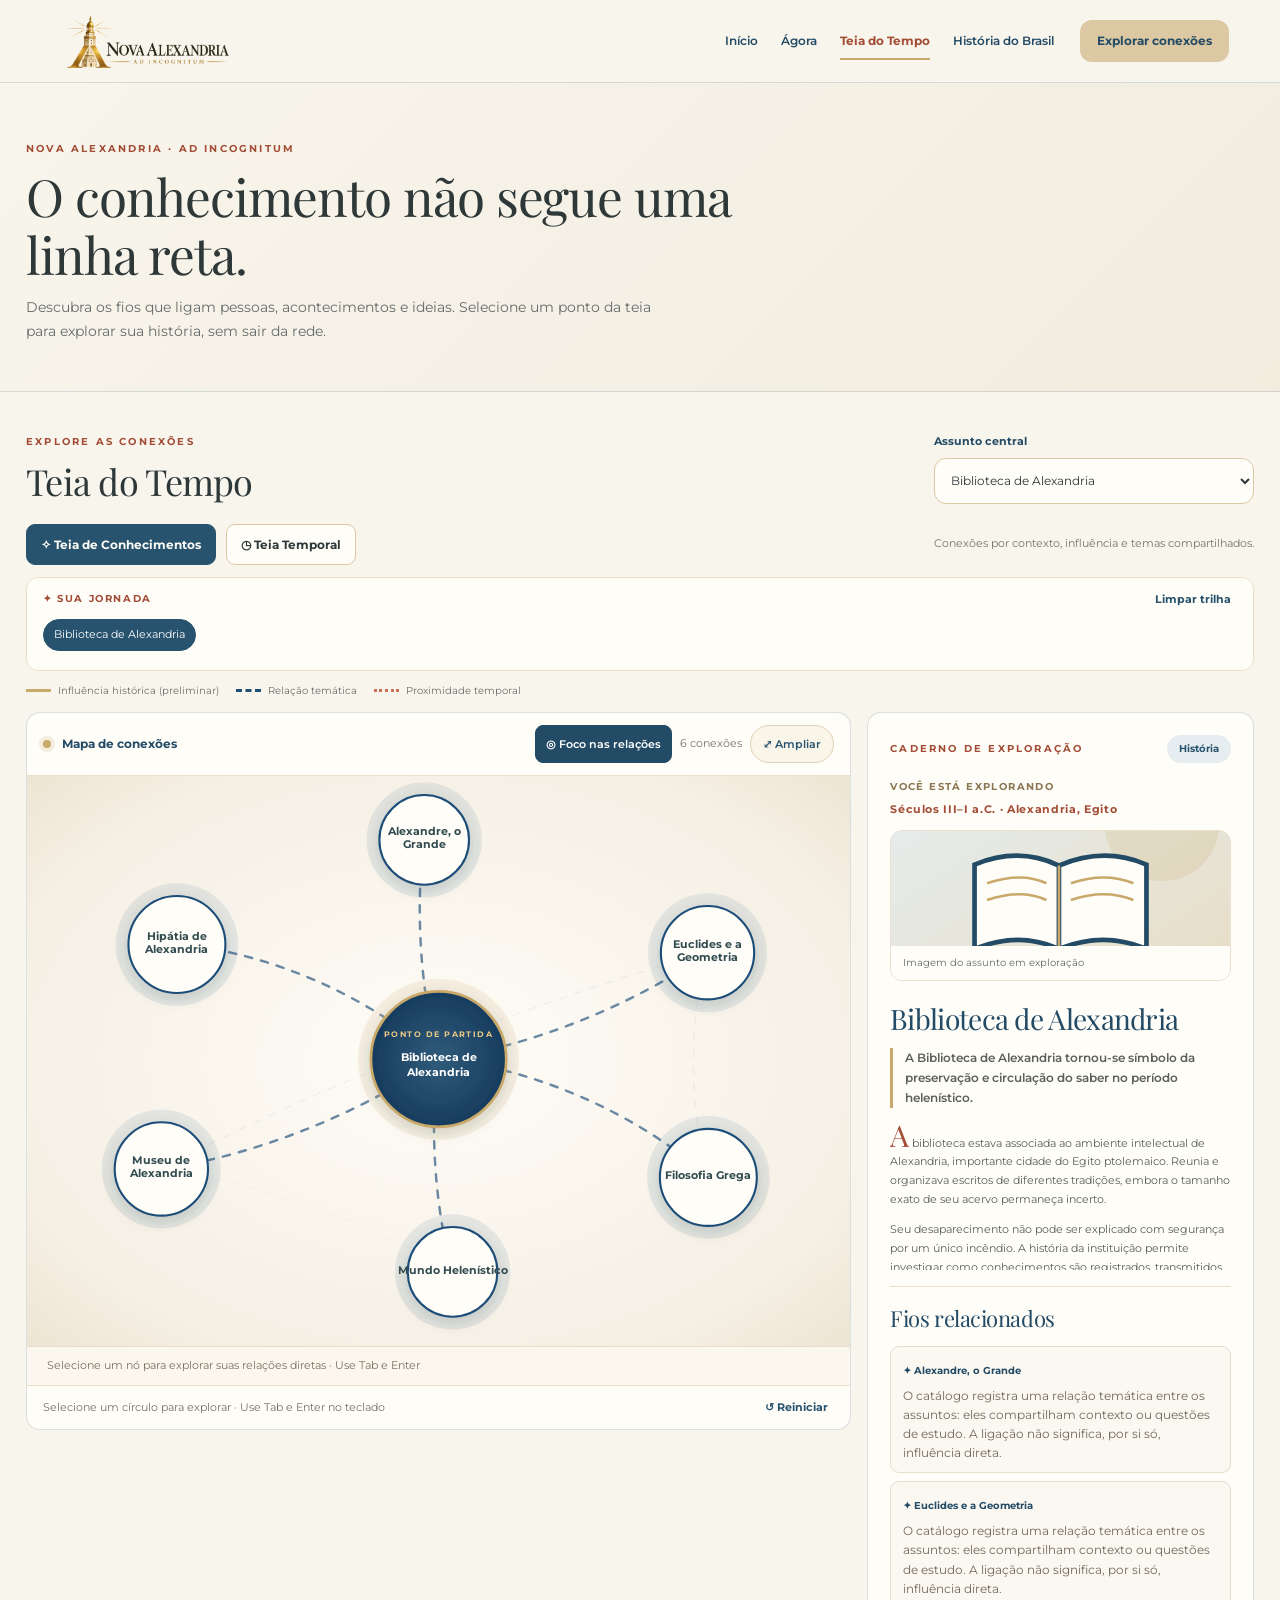
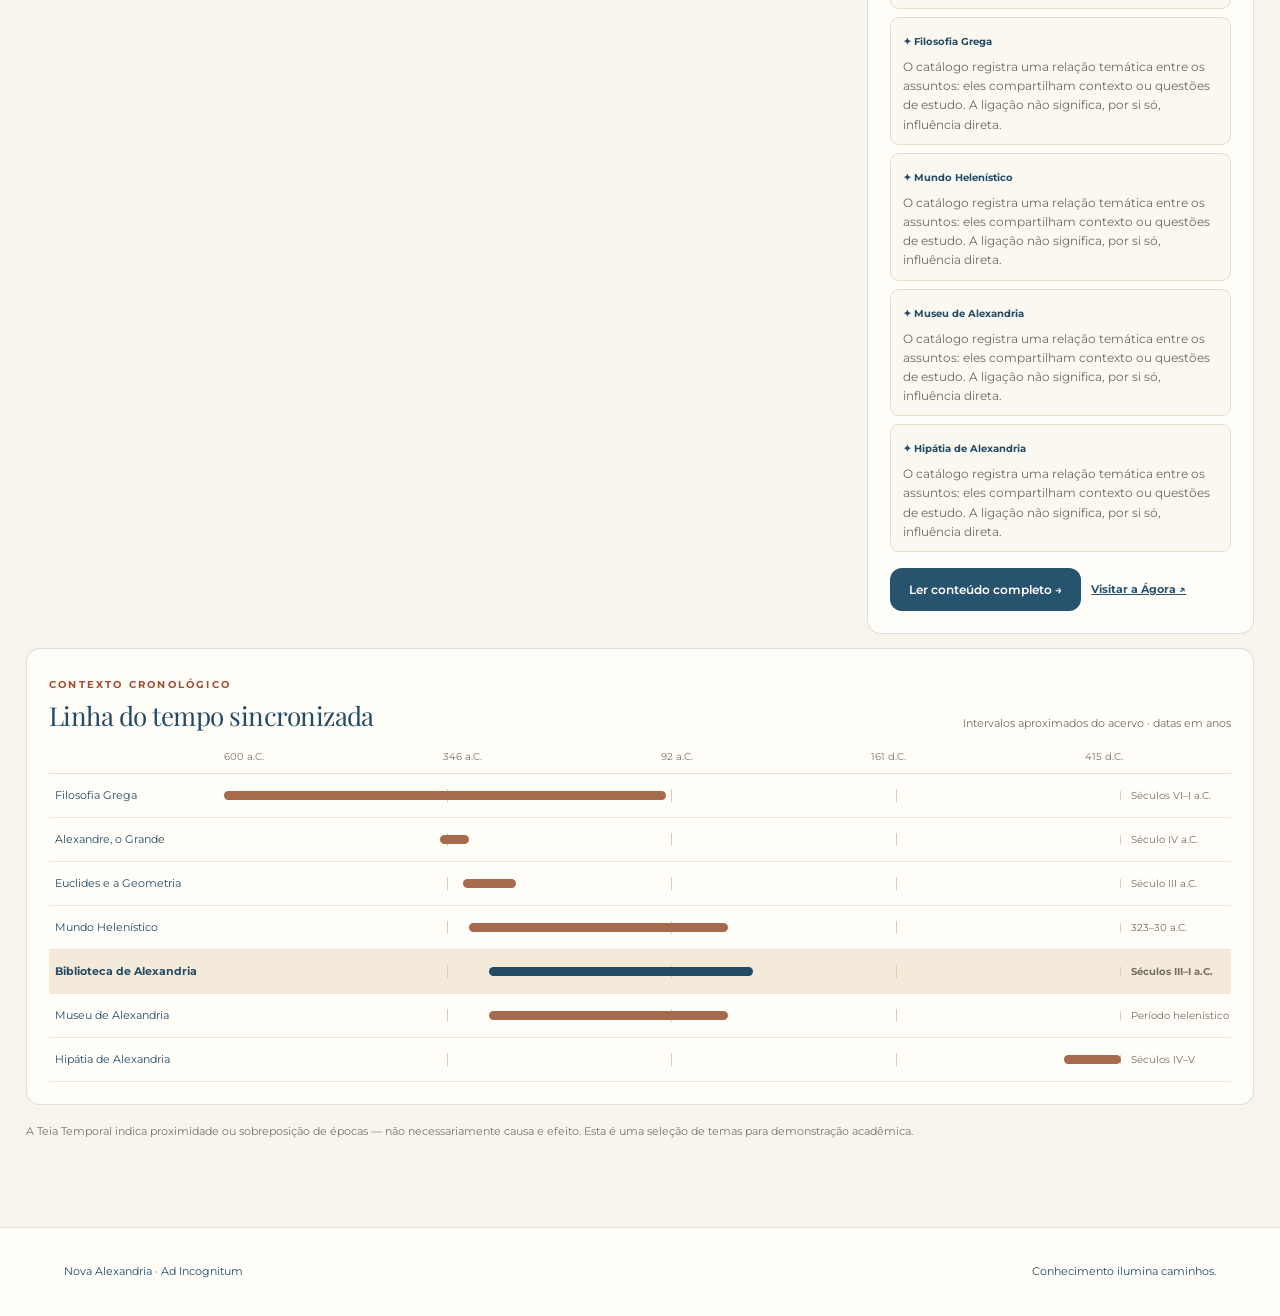
<file: teias.html>
<!doctype html>
<html lang="pt-BR"><head><meta charset="utf-8"><meta name="viewport" content="width=device-width,initial-scale=1"><meta name="theme-color" content="#f8f5ec"><meta name="description" content="Explore conexões entre História, Ciência, Arte e Filosofia na Teia do Tempo."><title>Teia do Tempo | Nova Alexandria</title>
<link rel="preconnect" href="https://fonts.googleapis.com"><link rel="preconnect" href="https://fonts.gstatic.com" crossorigin><link href="https://fonts.googleapis.com/css2?family=Montserrat:wght@400;500;600;700&family=Playfair+Display:wght@400;500;600&display=swap" rel="stylesheet">
<link rel="icon" href="assets/Icon.png"><link rel="stylesheet" href="styles.css"><link rel="stylesheet" href="css/teias.css"><script defer src="js/imagens.js"></script><script defer src="js/teias.js"></script><link rel="stylesheet" href="css/design-system-interno.css"><link rel="stylesheet" href="css/visual-refinement.css"><link rel="stylesheet" href="css/teia-explorer.css"><link rel="stylesheet" href="css/teia-contexto.css"><link rel="stylesheet" href="css/ux-final.css">
</head>
<body><a class="skip" href="#conteudo">Ir ao conteúdo</a>
<header class="nav"><a href="index.html" class="brand" aria-label="Nova Alexandria — página inicial"><img src="assets/logo-horizontal.png" alt="Nova Alexandria — Ad Incognitum" class="brand-logo"></a><nav class="desktop-nav" aria-label="Navegação principal"><a href="index.html">Início</a><a href="agora.html">Ágora</a><a href="teias.html" aria-current="page">Teia do Tempo</a><a href="brasil.html">História do Brasil</a></nav><a class="login" href="teias.html">Explorar conexões</a><button class="menu" id="menuBtn" type="button" aria-label="Abrir menu" aria-expanded="false" aria-controls="mobileNav"><span aria-hidden="true">☰</span></button></header><nav class="mobile-nav" id="mobileNav" aria-label="Navegação móvel" hidden><a href="index.html">Início</a><a href="agora.html">Ágora</a><a href="teias.html" aria-current="page">Teia do Tempo</a><a href="brasil.html">História do Brasil</a></nav>
<main id="conteudo"><section class="teia-intro"><div class="teia-limite na-hero-layout"><div class="na-hero-copy"><p class="eyebrow">NOVA ALEXANDRIA · AD INCOGNITUM</p><h1>O conhecimento não segue uma linha reta.</h1><p>Descubra os fios que ligam pessoas, acontecimentos e ideias. Selecione um ponto da teia para explorar sua história, sem sair da rede.</p></div><figure class="na-hero-art"><img src="assets/alexandria-panorama.png" alt="Paisagem ilustrada de Alexandria, ponto de partida da exploração" loading="eager"><figcaption>Teia do Tempo · Conexões</figcaption></figure></div></section>
<section class="teia-limite explorador" aria-label="Explorador da Teia do Tempo">
<div class="explorador-topo"><div><p class="eyebrow">EXPLORE AS CONEXÕES</p><h2>Teia do Tempo</h2></div><div class="teia-controles"><label for="assunto">Assunto central</label><select id="assunto" aria-label="Escolha o assunto central"><option>Carregando assuntos…</option></select></div></div>
<div class="teia-modos" role="group" aria-label="Modo da teia"><button type="button" id="tab-conhecimento" class="ativo" aria-pressed="true">✧ Teia de Conhecimentos</button><button type="button" id="tab-temporal" aria-pressed="false">◷ Teia Temporal</button><span id="modo-ajuda">Conexões por influência e contexto.</span></div>
<div class="jornada"><div class="jornada-titulo"><span>✦ SUA JORNADA</span><button id="limpar-jornada" type="button" title="Limpar histórico da exploração">Limpar trilha</button></div><nav id="trilha" class="trilha" aria-label="Histórico de assuntos explorados"></nav></div><div class="teia-legenda" aria-label="Legenda das relações"><span><i class="legenda-fio influencia"></i> Influência histórica (preliminar)</span><span><i class="legenda-fio tematica"></i> Relação temática</span><span><i class="legenda-fio temporal"></i> Proximidade temporal</span></div><div class="teia-layout"><div class="teia-visual"><div class="teia-barra"><span class="teia-barra-titulo"><span class="ponto-dourado"></span> Mapa de conexões</span><div class="teia-barra-acoes"><span id="quantidade">—</span><button type="button" id="alternar-foco" aria-pressed="false" title="Ampliar ou reduzir a visualização da Teia">⤢ Ampliar</button></div></div><div id="teia" class="teia-canvas" aria-label="Rede interativa de assuntos"></div><div id="teia-dica" class="teia-dica" role="status" aria-live="off">Passe o cursor ou use Tab para destacar relações. No celular, deslize o mapa.</div><div class="teia-rodape"><span>Selecione um círculo para explorar · Use Tab e Enter no teclado</span><button type="button" id="reiniciar" title="Voltar ao primeiro assunto">↺ Reiniciar</button></div></div>
<aside class="teia-leitura" aria-labelledby="painel-titulo"><div class="leitura-topo"><span class="eyebrow">CADERNO DE EXPLORAÇÃO</span><span id="painel-categoria" class="leitura-tag">História</span></div><div class="leitura-kicker">VOCÊ ESTÁ EXPLORANDO</div><div id="painel-epoca" class="leitura-epoca"></div><figure class="na-teia-imagem"><img id="teia-assunto-imagem" src="assets/alexandria-panorama.png" alt="Imagem ilustrativa do assunto selecionado" loading="lazy"><figcaption>Imagem do assunto em exploração</figcaption></figure><h2 id="painel-titulo">Escolha um conhecimento</h2><p id="painel-resumo" class="leitura-resumo">Selecione um ponto para descobrir sua história.</p><div id="painel-texto" class="leitura-texto"></div><div id="painel-relacao" class="leitura-relacao" hidden></div><div class="leitura-divisor"></div><h3>Fios relacionados</h3><div id="painel-conexoes" class="leitura-conexoes"></div><div class="leitura-acoes"><a id="ler-mais" href="agora.html" class="primary">Ler conteúdo completo →</a><a href="agora.html" class="leitura-voltar">Visitar a Ágora ↗</a></div></aside></div>
<p class="teia-nota">A Teia Temporal indica proximidade ou sobreposição de épocas — não necessariamente causa e efeito. Esta é uma seleção de temas para demonstração acadêmica.</p>
</section></main><footer><span>Nova Alexandria · Ad Incognitum</span><span>Conhecimento ilumina caminhos.</span></footer><script src="js/navegacao.js" defer></script></body></html>
</file>
<file: styles.css>
:root {
       --ivory: #f8f5ec;
       --sand: #dcc9a3;
       --gold: #c9a96b;
       --terracotta: #c97156;
       --blue: #1f4e79;
       --ink: #343a36;
            --surface: #fffdf8;
       --sand-light: #e8dcc4;
       --gold-deep: #85602e;
       --terracotta-deep: #a34d37;
       --blue-soft: #e5eef0;
}
* {
       box-sizing: border-box;
}
html {
       scroll-behavior: smooth;
}
body {
       margin: 0;
       background: var(--ivory);
       color: var(--ink);
       font: 15px/1.6 Montserrat, Arial, sans-serif;
}
a {
       color: inherit;
}
button {
       font: inherit;
       cursor: pointer;
}
.skip {
       position: absolute;
       top: -100px;
       left: 8px;
       background: var(--surface);
       padding: 12px;
       z-index: 50;
}
.skip:focus {
       top: 8px;
}
a:focus-visible, button:focus-visible {
       outline: 3px solid var(--blue);
       outline-offset: 4px;
}
.nav {
       height: 50px;
       display: flex;
       align-items: center;
       gap: 30px;
       padding: 50px;
       background: var(--surface);
       border-bottom: 2px solid var(--sand-light);
}
.brand {
       display: flex;
       align-items: center;
       flex-shrink: 0;
       text-decoration: none;
}
.brand-logo {
       display: block;
       width: 310px;
       height: 90px;
       max-width: 100%;
       object-fit: contain;
}
.desktop-nav {
       display: flex;
       align-items: center;
       gap: clamp(12px, 30vw, 20px);
       margin-left: auto;
}
.desktop-nav a, .login {
       font-size: 15px;
       text-decoration: none;
}
.desktop-nav a {
       transition: color 0.2s ease;
       font-weight: 700;
}
.desktop-nav a:hover {
       color: var(--terracotta-deep);
}
.login {
       background-color: var(--sand);
       border-radius: 5px;
       padding: 8px 20px;
       white-space: nowrap;
}
.login:hover {
       transition: background-color .25s ease, color .25s ease;
       background-color: var(--terracotta);
       color: #fff;
}
.menu {
       display: none;
       background: none;
       border: 0;
       font-size: 23px;
}
.mobile-nav {
       background: var(--surface);
       padding: 14px 24px;
}
.mobile-nav:not([hidden]) {
       display: flex;
       flex-direction: column;
       gap: 13px;
}
.mobile-nav a {
       text-decoration: none;
}
.hero {
       background: var(--blue-soft);
}
.scene-scroll {
       width: 100%;
       overflow-x: auto;
       overflow-y: hidden;
}
.scene {
       position: relative;
       max-width: 1918px;
       margin: auto;
       min-height: 490px;
       background: #c7dce9;
}
.scene > img {
       display: block;
       width: 100%;
       height: 70%;
}
.hero-copy {
       position: absolute;
       left: 5.4%;
       top: 15%;
       max-width: 36%;
       padding: clamp(14px, 5vw, 28px);
       border-radius: 8px;
        background: linear-gradient(
        100deg,
        rgba(255, 253, 247, 0.91),
        rgba(255, 253, 247, 0.70) 80%,
        rgba(255, 253, 247, 0.12)
    );
        text-shadow: 0 1px 0 #fff8;
}
.eyebrow {
       font-size: 10px;
       font-weight: 700;
       letter-spacing: 0.22em;
       color: var(--terracotta-deep);
}
.hero-copy h1 {
       font: clamp(27px, 3.5vw, 67px)/1.13         Playfair Display, Georgia, serif;
        margin: 12px 0;
       color: var(--ink);
}
.hero-copy > p:not(.eyebrow) {
       font-size: clamp(11px, 1vw, 15px);
       max-width: 440px;
}
.hero-buttons {
       display: flex;
       flex-wrap: wrap;
       gap: 10px;
       margin-top: 20px;
}
.primary, .secondary {
       display: inline-block;
       text-decoration: none;
       padding: 11px 15px;
       border-radius: 4px;
       font-size: 12px;
       font-weight: 600;
}
.primary {
       background: var(--blue);
       color: #fff;
}
.primary:hover, .primary:focus-visible {
       background: var(--terracotta-deep);
}
.secondary {
       background: rgba(248, 245, 236, .93);
       border: 1px solid var(--terracotta);
}
.secondary:hover, .secondary:focus-visible {
       background: var(--sand);
}
.hotspot {
       position: absolute;
       display: grid;
       place-items: center;
       width: 44px;
       height: 44px;
       padding: 0;
       transform: translate(-50%, -50%);
       border: 1px solid rgba(255, 249, 233, 0.95);
       border-radius: 50%;
       background: rgba(31, 78, 121, 0.88);
       color: #fff;
       box-shadow: 0 0 0 6px rgba(255, 248, 220, 0.22),                 0 0 20px rgba(201, 169, 107, 0.35);
       backdrop-filter: blur(4px);
       isolation: isolate;
       overflow: visible;
       cursor: pointer;
       z-index: 2;
       transition: transform .3s ease, background .3s ease, box-shadow .3s ease;
}
.hotspot:hover, .hotspot:focus-visible {
       transform: translate(-50%, -50%) scale(1.15);
       background: rgba(31, 78, 121, 0.98);
       box-shadow: 0 0 0 10px rgba(255, 248, 220, 0.25),                 0 0 30px rgba(255, 215, 130, 0.65);
       z-index: 5;
}
.hotspot .pulse {
       position: relative;
       z-index: 2;
       display: inline-block;
       font-size: 21px;
       line-height: 1;
       transition: transform .3s ease, filter .3s ease;
}
.hotspot:hover .pulse, .hotspot:focus-visible .pulse {
       transform: rotate(45deg) scale(1.1);
       filter: drop-shadow(0 0 5px #fff5cc);
}
.hotspot .hint {
       position: absolute;
       bottom: calc(100% + 16px);
       left: 50%;
       z-index: 5;
       transform: translate(-50%, 8px);
       white-space: nowrap;
       padding: 8px 15px;
       border: 1px solid var(--sand);
       border-radius: 5px;
       background: rgba(255, 253, 248, .97);
       color: var(--ink);
       font: 600 12px Montserrat, Arial, sans-serif;
       letter-spacing: .03em;
       box-shadow: 0 5px 20px rgba(40, 35, 25, .12);
       opacity: 0;
       visibility: hidden;
       pointer-events: none;
       transition: opacity .25s ease, transform .25s ease, visibility .25s ease;
}
.hotspot:hover .hint, .hotspot:focus-visible .hint {
       opacity: 1;
       visibility: visible;
       transform: translate(-50%, 0);
}
.hotspot.farol::before {
       content: "";
       position: absolute;
       inset: -18px;
       border-radius: 100%;
       background: radial-gradient(circle, rgba(255,234,164,.65) 0%,
        rgba(255,208,101,.28) 40%, rgba(255,208,101,0) 75%);
       pointer-events: none;
       z-index: -1;
       animation: farol-luz 2s ease-in-out infinite;
}
.hotspot.farol::after {
       content: "";
       position: absolute;
       inset: -8px;
       border: 1px solid rgba(255,226,153,.75);
       border-radius: 50%;
       pointer-events: none;
       z-index: -1;
       animation: farol-onda 3.5s ease-out infinite;
}
@keyframes farol-luz {
       0%, 100% {
     opacity: .45;
     transform: scale(4);
  }
       50% {
     opacity: 1;
     transform: scale(1.3);
  }
}
@keyframes farol-onda {
       0% {
     opacity: .8;
     transform: scale(.75);
  }
       100% {
     opacity: 0;
     transform: scale(1.7);
  }
}
.hotspot.farol:hover::before, .hotspot.farol:focus-visible::before {
   animation-duration: 1.8s;
}
.hotspot.academia::before, .hotspot.academia::after {
       content: "";
       position: absolute;
       width: 7px;
       height: 7px;
       border-radius: 100%;
       background: #ffe6a3;
       pointer-events: none;
       z-index: -1;
       box-shadow: -18px -13px 0 -1px #f3ce79,                 20px -17px 0 0 #ffe6a3,                 -23px 16px 0 -1px #fff0bd,                 17px 23px 0 -1px #eac079,                 5px -27px 0 -1px #fff0bd;
}
.hotspot.academia::before {
       animation: academia-particulas 4s ease-in-out infinite;
}
.hotspot.academia::after {
       animation: academia-particulas 4s ease-in-out -2s infinite;
}
@keyframes academia-particulas {
       0% {
     opacity: 0;
     transform: translateY(15px) scale(.8) rotate(45deg);
  }
       35% {
     opacity: 1;
  }
       75% {
     opacity: .75;
  }
       100% {
     opacity: 0;
     transform: translateY(-5px) scale(1.9) rotate(45deg);
  }
}
.hotspot.academia:hover::before, .hotspot.academia:hover::after, .hotspot.academia:focus-visible::before, .hotspot.academia:focus-visible::after {
   animation-duration: 2;
}
.hotspot.globo::before {
       content: "";
       position: absolute;
       inset: -12px;
       border: 2px solid transparent;
       border-top-color: #ffe4a3;
       border-bottom-color: #c69c53;
       border-radius: 50%;
       pointer-events: none;
       z-index: -1;
       animation: globo-orbita 7s linear infinite;
}
.hotspot.globo::after {
       content: "";
       position: absolute;
       inset: -21px;
       border: 1px dashed rgba(255,225,163,.65);
       border-radius: 50%;
       pointer-events: none;
       z-index: -1;
       animation: globo-orbita 16s linear infinite reverse;
}
@keyframes globo-orbita {
       from {
     transform: rotate(0deg);
  }
       to {
     transform: rotate(360deg);
  }
}
.hotspot.globo:hover::before, .hotspot.globo:focus-visible::before {
   animation-duration: 2.5s;
}
.hotspot.globo:hover::after, .hotspot.globo:focus-visible::after {
   animation-duration: 7s;
}
.farol {
   left: 49.4%;
   top: 19.2%;
}
.academia {
   left: 77.8%;
   top: 25.8%;
}
.globo {
   left: 90.7%;
   top: 39%;
}
@keyframes hotspot-breathe {
       0%, 100% {
             box-shadow: 0 0 0 6px rgba(255,248,220,.15),                     0 0 15px rgba(201,169,107,.25);
  }
       50% {
             box-shadow: 0 0 0 10px rgba(255,248,220,.28),                     0 0 25px rgba(201,169,107,.45);
  }
}
.hotspot:not(:hover):not(:focus-visible) {
       animation: hotspot-breathe 3.5s ease-in-out infinite;
}
@media (hover: none) {
       .hotspot .hint {
             opacity: 1;
             visibility: visible;
             transform: translate(-50%, 0);
             font-size: 10px;
             padding: 5px 9px;
  }
}
@media (prefers-reduced-motion: reduce) {
       .hotspot,     .hotspot::before,     .hotspot::after,     .hotspot .pulse,     .hotspot .hint {
             animation: none !important;
             transition: none !important;
  }
       .hotspot.academia::before,     .hotspot.academia::after {
     opacity: .65;
  }
}
.scene-caption {
       position: absolute;
       right: 4%;
       bottom: 4%;
        font-size: 10px;
       letter-spacing: 0.2em;
        color: #3e4a42;
       background: rgba(248, 245, 236, .92);
        padding: 5px 9px;
}
.scene-instruction {
       text-align: center;
        margin: 0;
       padding: 15px 10px;
        background: var(--surface);
       color: var(--ink);
        font-size: 12px;
}
.mobile-only {
       display: none;
}
.destinations {
       max-width: 1260px;
       margin: auto;
        text-align: center;
        padding: 72px 24px 95px;
}
.destinations h2 {
       font: clamp(29px, 4vw, 45px)         Playfair Display, Georgia, serif;
        margin: 9px 0;
}
.intro {
       color: var(--ink);
       font-size: 13px;
       margin-bottom: 36px;
}
.cards {
       display: grid;
       grid-template-columns: repeat(4, 1fr);
       gap: 17px;
       text-align: left;
}
.cards article {
       background: var(--surface);
        border: 1px solid var(--sand-light);
       border-radius: 8px;
        padding: 24px;
       min-height: 240px;
}
.cards h3, dialog h2 {
       font: 27px Playfair Display, Georgia, serif;
       margin: 7px 0;
}
.cards p {
       font-size: 13px;
}
.cards a {
       font-size: 12px;
       color: var(--blue);
}
.symbol {
       font-size: 32px;
       color: var(--gold);
}
footer {
       border-top: 1px solid var(--sand-light);
        padding: 25px 5%;
        display: flex;
       justify-content: space-between;
       gap: 15px;
        font-size: 11px;
}
dialog {
       width: min(460px, calc(100% - 30px));
       max-width: 460px;
        border: 1px solid var(--gold);
       border-radius: 12px;
        background: var(--surface);
       color: var(--ink);
        padding: 42px 36px;
        box-shadow:         0 20px 70px rgba(21, 37, 46, 0.25);
        text-align: center;
}
dialog[open] {
       animation: portal-enter 0.35s ease-out;
}
dialog::backdrop {
       background: rgba(21, 38, 46, 0.65);
       backdrop-filter: blur(5px);
}
dialog h2 {
       font: 32px Playfair Display, Georgia, serif;
       margin: 12px 0 18px;
}
dialog p:not(.eyebrow) {
       font-size: 14px;
       line-height: 1.8;
       margin-bottom: 28px;
}
dialog .primary {
       padding: 12px 24px;
}
.close {
       position: absolute;
       top: 10px;
       right: 15px;
        border: 0;
       background: none;
        font-size: 29px;
       color: var(--ink);
}
@keyframes portal-enter {
        from {
             opacity: 0;
             transform: translateY(15px) scale(0.97);
  }
        to {
             opacity: 1;
             transform: translateY(0) scale(1);
  }
}
@media (prefers-reduced-motion: reduce) {
        dialog[open] {
             animation: none;
  }
}
@media (max-width: 1000px) {
        .nav {
             gap: 16px;
  }
        .brand-logo {
             width: 230px;
             height: 70px;
  }
        .desktop-nav {
             gap: 11px;
  }
        .hero-copy {
             max-width: 43%;
  }
        .cards {
             grid-template-columns: repeat(2, 1fr);
  }
}
@media (max-width: 760px) {
        .nav {
             height: 85px;
  }
        .brand-logo {
             width: 210px;
             height: 65px;
  }
        .desktop-nav {
             display: none;
  }
        .menu {
             display: block;
             margin-left: auto;
  }
        .login {
             margin-left: auto;
  }
        .scene {
             width: 1050px;
             min-height: 561px;
  }
        .scene-scroll {
             scrollbar-width: thin;
             scrollbar-color: var(--gold) #e6e0d3;
  }
        .hero-copy {
             left: 3%;
             top: 12%;
              width: 340px;
             max-width: 340px;
  }
        .hero-copy h1 {
             font-size: 36px;
  }
        .hero-copy > p:not(.eyebrow) {
             font-size: 12px;
  }
        .mobile-only {
             display: inline;
  }
        .hotspot {
             width: 42px;
             height: 42px;
  }
        .scene-caption {
             display: none;
  }
}
@media (max-width: 480px) {
        .nav {
             height: 75px;
             gap: 10px;
  }
        .brand-logo {
             width: 175px;
             height: 55px;
  }
        .login {
             padding: 6px 10px;
  }
        .cards {
             grid-template-columns: 1fr;
  }
        .destinations {
             padding: 55px 18px;
  }
        footer {
             flex-direction: column;
  }
}
@media (prefers-reduced-motion: reduce) {
        html {
             scroll-behavior: auto;
  }
        .hotspot,     .hint,     .desktop-nav a {
             transition: none;
  }
}
:root {
  --ink:#2e3838;
  --blue:#28536e;
  --gold:#c9a96b;
  --sand-light:#e9dfcb
}
.nav {
  height:92px;
  padding:12px clamp(20px,4vw,72px);
  gap:clamp(12px,2vw,26px);
  position:relative;
  z-index:10;
  box-shadow:0 4px 20px rgba(48,44,32,.035)
}
.brand-logo {
  width:clamp(190px,20vw,260px);
  height:68px
}
.desktop-nav {
  gap:clamp(11px,1.5vw,23px)
}
.desktop-nav a,.login {
  font-size:12px
}
.desktop-nav a {
  font-weight:600
}
.login {
  padding:11px 16px;
  border-radius:30px;
  background:#eee4d0;
  font-weight:700
}
.hero-copy {
  border-radius:16px;
  box-shadow:0 16px 50px rgba(48,45,33,.09);
  backdrop-filter:blur(5px)
}
.hero-copy h1 {
  letter-spacing:-.035em
}
.hero-copy>p:not(.eyebrow) {
  line-height:1.85
}
.primary,.secondary {
  border-radius:24px;
  padding:12px 20px;
  transition:transform .2s ease,background .2s ease
}
.primary:hover,.secondary:hover {
  transform:translateY(-2px)
}
.destinations {
  padding-top:86px;
  padding-bottom:85px
}
.destinations h2 {
  letter-spacing:-.025em
}
.cards {
  gap:20px
}
.cards article {
  position:relative;
  border-radius:16px;
  padding:30px;
  min-height:258px;
  box-shadow:0 10px 30px rgba(46,49,42,.035);
  transition:transform .2s ease,box-shadow .2s ease,border-color .2s ease
}
.cards article:hover {
  transform:translateY(-4px);
  box-shadow:0 18px 40px rgba(46,49,42,.08);
  border-color:var(--gold)
}
.cards h3 {
  font-size:29px
}
.cards a {
  text-decoration:none;
  font-weight:700
}
.cards a:hover {
  text-decoration:underline
}
.cards small {
  font:600 10px Montserrat,sans-serif;
  color:#98764e;
  white-space:nowrap
}
.card-futuro {
  background:#faf8f2!important
}
.card-futuro a {
  color:#806f5a
}
.home-feature {
  background:#f0e9dc;
  border-top:1px solid #e7dac3;
  border-bottom:1px solid #e7dac3;
  padding:86px 24px
}
.home-feature-inner {
  max-width:1180px;
  margin:auto;
  display:grid;
  grid-template-columns:1fr 1fr;
  align-items:center;
  gap:70px
}
.home-feature-copy h2,.home-acervo h2 {
  font:clamp(31px,4vw,49px)/1.18 "Playfair Display",Georgia,serif;
  letter-spacing:-.025em;
  margin:12px 0 20px
}
.home-feature-copy p:not(.eyebrow) {
  max-width:520px;
  font-size:14px;
  line-height:1.95;
  color:#5c5d55;
  margin-bottom:30px
}
.home-feature-visual {
  position:relative;
  min-height:330px;
  background:radial-gradient(circle at 50% 48%,#fffaf0,#e8dac2);
  border:1px solid #d8c6a5;
  border-radius:22px;
  overflow:hidden
}
.home-feature-visual svg {
  position:absolute;
  inset:0;
  width:100%;
  height:100%
}
.home-feature-visual path {
  stroke:#c7a772;
  stroke-width:2;
  fill:none;
  stroke-dasharray:5 7
}
.feature-center {
  position:absolute;
  z-index:2;
  left:50%;
  top:45%;
  transform:translate(-50%,-50%);
  display:grid;
  place-items:center;
  text-align:center;
  width:112px;
  height:112px;
  border-radius:50%;
  background:#28536e;
  color:white;
  font:600 16px "Playfair Display",serif;
  box-shadow:0 0 0 12px #d6c29e88
}
.feature-node {
  position:absolute;
  z-index:2;
  background:#fffdf8;
  border:1px solid #d8c5a4;
  border-radius:22px;
  padding:9px 14px;
  font-size:11px;
  font-weight:700;
  box-shadow:0 6px 18px #473d2b15
}
.feature-node-a {
  top:14%;
  left:9%
}
.feature-node-b {
  top:16%;
  right:8%
}
.feature-node-c {
  bottom:12%;
  left:10%
}
.feature-node-d {
  bottom:15%;
  right:9%
}
.home-acervo {
  max-width:1260px;
  margin:auto;
  padding:86px 24px 110px
}
.home-acervo-head {
  display:flex;
  justify-content:space-between;
  align-items:end;
  gap:20px;
  margin-bottom:25px
}
.home-acervo-head>a {
  color:var(--blue);
  font-size:12px;
  font-weight:700;
  text-decoration:none
}
.home-topics {
  display:grid;
  grid-template-columns:repeat(3,minmax(0,1fr));
  gap:20px
}
.home-topics a {
  display:flex;
  flex-direction:column;
  gap:15px;
  padding:30px;
  min-height:230px;
  background:#fffdf8;
  border:1px solid #e6dac6;
  border-radius:16px;
  text-decoration:none;
  transition:transform .2s ease,border-color .2s ease
}
.home-topics a:hover {
  transform:translateY(-4px);
  border-color:#c9a96b
}
.home-topics span {
  font-size:10px;
  letter-spacing:.13em;
  font-weight:700;
  color:#a34d37
}
.home-topics strong {
  font:26px/1.3 "Playfair Display",Georgia,serif
}
.home-topics small {
  font-size:12px;
  line-height:1.7;
  color:#65706d
}
@media(max-width:1100px) {
  .nav {
    height:82px;
    padding:10px 20px;
    gap:12px
  }
  .brand-logo {
    width:195px;
    height:60px
  }
  .desktop-nav {
    gap:10px
  }
  .desktop-nav a {
    font-size:11px
  }
  .login {
    font-size:11px;
    padding:9px 12px
  }
}
@media(max-width:900px) {
  .desktop-nav {
    display:none
  }
  .menu {
    display:block;
    margin-left:auto
  }
  .nav {
    height:80px
  }
  .login {
    margin-left:auto
  }
  .home-feature-inner {
    gap:25px
  }
}
@media(max-width:760px) {
  .home-feature-inner {
    grid-template-columns:1fr
  }
  .home-feature-visual {
    min-height:290px
  }
  .home-topics {
    grid-template-columns:1fr
  }
  .home-acervo-head {
    align-items:start;
    flex-direction:column
  }
  .hero-copy {
    backdrop-filter:none
  }
}
@media(max-width:480px) {
  .nav {
    height:74px
  }
  .brand-logo {
    width:170px;
    height:55px
  }
  .home-feature {
    padding:60px 18px
  }
  .home-acervo {
    padding:65px 18px
  }
  .cards article {
    min-height:220px
  }
  .home-topics a {
    min-height:180px
  }
  .feature-node {
    font-size:9px;
    padding:8px 10px
  }
}
@media(prefers-reduced-motion:reduce) {
  .cards article,.home-topics a,.primary,.secondary {
    transition:none
  }
}
.nav .desktop-nav a[aria-current="page"] {
  color:var(--terracotta-deep);
  position:relative
}
.nav .desktop-nav a[aria-current="page"]::after {
  content:"";
  position:absolute;
  left:0;
  right:0;
  bottom:-9px;
  height:2px;
  background:var(--gold)
}
.mobile-nav {
  position:relative;
  z-index:9;
  border-bottom:1px solid var(--sand-light);
  box-shadow:0 12px 25px #30291a12
}
.mobile-nav[hidden] {
  display:none!important
}
.mobile-nav a {
  display:block;
  padding:12px 10px;
  border-bottom:1px solid #e9dfcb;
  font-size:13px;
  font-weight:600
}
.mobile-nav a:last-child {
  border-bottom:0
}
.mobile-nav a[aria-current="page"] {
  color:var(--terracotta-deep);
  background:#f6ecdc;
  border-radius:8px
}
.menu {
  min-width:42px;
  min-height:42px;
  border-radius:10px;
  color:var(--ink)
}
.menu:hover {
  background:#eee4d0
}
@media(max-width:900px) {
  .desktop-nav {
    display:none!important
  }
  .menu {
    display:grid;
    place-items:center;
    margin-left:0
  }
  .nav .login {
    margin-left:auto
  }
}
@media(max-width:480px) {
  .nav {
    gap:8px
  }
  .nav .login {
    font-size:10px;
    padding:8px 10px
  }
  .menu {
    min-width:40px
  }
}
.home-start {
  padding:72px 24px 28px;
  background:var(--ivory)
}
.home-start-inner {
  max-width:1180px;
  margin:auto;
  display:grid;
  grid-template-columns:minmax(240px,.72fr) minmax(0,1.6fr);
  gap:clamp(24px,5vw,72px);
  align-items:center
}
.home-start h2 {
  font:clamp(30px,3.5vw,45px)/1.2 "Playfair Display",Georgia,serif;
  letter-spacing:-.025em;
  margin:12px 0 16px
}
.home-start p:not(.eyebrow) {
  font-size:13px;
  line-height:1.9;
  color:#5e6761;
  max-width:400px
}
.home-start-options {
  display:grid;
  grid-template-columns:repeat(3,minmax(0,1fr));
  gap:13px
}
.home-start-options a {
  position:relative;
  display:flex;
  flex-direction:column;
  gap:12px;
  min-height:230px;
  padding:23px 21px;
  background:#fffdf8;
  border:1px solid #e2d5bd;
  border-radius:16px;
  text-decoration:none;
  color:var(--ink);
  transition:transform .2s ease,border-color .2s ease,box-shadow .2s ease
}
.home-start-options a:hover {
  transform:translateY(-3px);
  border-color:var(--gold);
  box-shadow:0 12px 32px #4d3b2214
}
.home-start-number {
  font-size:10px;
  letter-spacing:.12em;
  font-weight:700;
  color:var(--terracotta-deep)
}
.home-start-options strong {
  font:22px/1.3 "Playfair Display",Georgia,serif;
  color:#29495c
}
.home-start-options small {
  font-size:11px;
  line-height:1.7;
  color:#68716b
}
.home-start-arrow {
  margin-top:auto;
  font-size:20px;
  color:var(--blue)
}
.hero-copy>p:not(.eyebrow) {
  max-width:47ch
}
@media(max-width:1050px) {
  .home-start-inner {
    grid-template-columns:1fr;
    gap:20px
  }
  .home-start p:not(.eyebrow) {
    max-width:670px
  }
}
@media(max-width:650px) {
  .home-start {
    padding:52px 18px 12px
  }
  .home-start-options {
    grid-template-columns:1fr
  }
  .home-start-options a {
    min-height:145px;
    padding:22px
  }
  .home-start h2 {
    font-size:32px
  }
}
@media(prefers-reduced-motion:reduce) {
  .home-start-options a {
    transition:none
  }
}
:root {
  --na-space:clamp(80px,8vw,120px);
  --na-content:1180px;
  --na-radius:12px
}
body {
  background:var(--ivory);
  color:var(--ink)
}
.nav {
  height:auto;
  min-height:94px;
  padding:12px clamp(20px,4vw,60px);
  gap:clamp(12px,2vw,28px);
  background:var(--surface);
  border-bottom:1px solid var(--sand-light);
  box-shadow:none
}
.brand-logo {
  width:clamp(185px,20vw,255px);
  height:66px
}
.desktop-nav {
  gap:clamp(12px,1.5vw,24px)
}
.desktop-nav a,.login {
  font-size:12px
}
.desktop-nav a {
  font-weight:600;
  transition:color 200ms ease
}
.desktop-nav a[aria-current=page] {
  color:var(--terracotta-deep)
}
.login {
  padding:11px 17px;
  border-radius:var(--na-radius);
  background:var(--sand);
  font-weight:700;
  transition:background 200ms ease,color 200ms ease
}
.hero-copy {
  border-radius:var(--na-radius);
  box-shadow:none;
  backdrop-filter:none
}
.hero-copy h1 {
  letter-spacing:-.02em
}
.hero-copy>p:not(.eyebrow) {
  line-height:1.8;
  max-width:47ch
}
.primary,.secondary {
  border-radius:var(--na-radius);
  padding:12px 19px;
  transition:background 200ms ease,color 200ms ease,border-color 200ms ease
}
.hotspot {
  transition:transform 200ms ease,background 200ms ease
}
.hotspot.farol::before,.hotspot.farol::after {
  animation:none
}
.hotspot .hint {
  box-shadow:none;
  transition:opacity 200ms ease,transform 200ms ease,visibility 200ms ease
}
.scene-instruction {
  margin-bottom:0
}
.home-start,.na-collection,.home-feature,.na-pathways {
  padding-block:var(--na-space)
}
.home-start {
  background:var(--ivory)
}
.home-start-inner,.home-feature-inner {
  max-width:var(--na-content);
  margin:auto;
  display:grid;
  grid-template-columns:minmax(0,.85fr) minmax(0,1.15fr);
  gap:clamp(35px,6vw,90px);
  align-items:start
}
.home-start h2,.na-section-heading h2,.home-feature-copy h2 {
  font-family:"Playfair Display",Georgia,serif;
  letter-spacing:-.02em;
  line-height:1.17;
  font-weight:500
}
.home-start h2 {
  font-size:clamp(32px,3.5vw,48px);
  margin:12px 0 20px
}
.home-start p:not(.eyebrow),.home-feature-copy p:not(.eyebrow) {
  font-size:14px;
  line-height:1.85;
  color:color-mix(in srgb,var(--ink) 75%,var(--ivory))
}
.home-start-options {
  display:grid;
  grid-template-columns:repeat(2,minmax(0,1fr));
  gap:14px
}
.home-start-options a {
  min-height:182px;
  padding:25px;
  background:var(--surface);
  border:1px solid var(--sand-light);
  border-radius:var(--na-radius);
  display:flex;
  flex-direction:column;
  gap:12px;
  text-decoration:none;
  box-shadow:none;
  transition:background 200ms ease,border-color 200ms ease
}
.home-start-options a:first-child {
  grid-row:span 2;
  min-height:378px;
  justify-content:center;
  background:var(--blue-soft)
}
.home-start-options a:hover {
  transform:none;
  background:var(--sand-light);
  border-color:var(--gold);
  box-shadow:none
}
.home-start-number {
  font-size:10px;
  font-weight:700;
  letter-spacing:.1em;
  color:var(--terracotta-deep)
}
.home-start-options strong {
  font:500 clamp(20px,2vw,27px)/1.25 "Playfair Display",Georgia,serif;
  color:var(--ink);
  letter-spacing:-.02em
}
.home-start-options small {
  font:12px/1.7 Montserrat,Arial,sans-serif;
  color:color-mix(in srgb,var(--ink) 72%,var(--surface))
}
.home-start-arrow {
  font-size:18px;
  color:var(--blue);
  margin-top:auto
}
.na-collection,.na-pathways {
  max-width:calc(var(--na-content) + 56px);
  margin:auto;
  padding-inline:28px
}
.na-section-heading {
  display:flex;
  align-items:end;
  justify-content:space-between;
  gap:25px;
  margin-bottom:42px
}
.na-section-heading h2 {
  font-size:clamp(34px,3.5vw,48px);
  margin:10px 0 0
}
.na-section-heading>a {
  color:var(--blue);
  text-decoration:none;
  font-size:12px;
  font-weight:700;
  transition:color 200ms ease
}
.na-section-heading>a:hover {
  color:var(--terracotta-deep)
}
.na-collection-list {
  border-top:1px solid var(--sand-light)
}
.na-collection-list>a {
  display:grid;
  grid-template-columns:45px minmax(0,1fr) 25px;
  gap:24px;
  align-items:center;
  padding:27px 12px;
  text-decoration:none;
  border-bottom:1px solid var(--sand-light);
  transition:background 200ms ease
}
.na-collection-list>a:hover {
  background:var(--surface)
}
.na-collection-num {
  font-size:11px;
  color:var(--terracotta-deep)
}
.na-collection-text {
  display:flex;
  flex-direction:column;
  gap:5px
}
.na-collection-text small {
  font-size:10px;
  font-weight:700;
  letter-spacing:.1em;
  color:var(--terracotta-deep)
}
.na-collection-text strong {
  font:500 clamp(23px,2.6vw,34px)/1.25 "Playfair Display",Georgia,serif;
  letter-spacing:-.02em
}
.na-collection-text>span {
  font-size:12px;
  color:color-mix(in srgb,var(--ink) 70%,var(--surface))
}
.na-collection-arrow {
  font-size:20px;
  color:var(--blue)
}
.home-feature {
  background:var(--blue-soft);
  border-block:1px solid var(--sand-light);
  padding-inline:24px
}
.home-feature-inner {
  align-items:center
}
.home-feature-copy h2 {
  font-size:clamp(34px,3.8vw,50px);
  margin:12px 0 20px
}
.home-feature-copy .primary {
  display:inline-block;
  text-decoration:none;
  margin-top:14px
}
.home-feature-visual {
  position:relative;
  min-height:320px;
  background:var(--surface);
  border:1px solid var(--sand-light);
  border-radius:var(--na-radius);
  overflow:hidden
}
.home-feature-visual svg {
  position:absolute;
  inset:0;
  width:100%;
  height:100%
}
.home-feature-visual path {
  stroke:var(--gold);
  stroke-width:2;
  fill:none;
  stroke-dasharray:5 7
}
.feature-center {
  position:absolute;
  left:50%;
  top:45%;
  transform:translate(-50%,-50%);
  width:112px;
  height:112px;
  border-radius:50%;
  display:grid;
  place-items:center;
  text-align:center;
  background:var(--blue);
  color:var(--surface);
  font:600 16px "Playfair Display",Georgia,serif;
  box-shadow:none;
  z-index:2
}
.feature-node {
  position:absolute;
  z-index:2;
  background:var(--surface);
  border:1px solid var(--sand-light);
  border-radius:var(--na-radius);
  padding:9px 12px;
  font-size:11px;
  font-weight:700;
  box-shadow:none
}
.feature-node-a {
  top:14%;
  left:9%
}
.feature-node-b {
  top:16%;
  right:8%
}
.feature-node-c {
  bottom:12%;
  left:10%
}
.feature-node-d {
  bottom:15%;
  right:9%
}
.na-pathway-links {
  display:grid;
  grid-template-columns:1.3fr 1fr 1fr;
  gap:18px
}
.na-pathway-links a {
  padding:26px 22px;
  min-height:170px;
  border:1px solid var(--sand-light);
  border-radius:var(--na-radius);
  display:flex;
  flex-direction:column;
  justify-content:space-between;
  gap:12px;
  text-decoration:none;
  background:var(--surface);
  transition:background 200ms ease,border-color 200ms ease
}
.na-pathway-links a:first-child {
  background:var(--blue-soft)
}
.na-pathway-links a:hover {
  background:var(--sand-light);
  border-color:var(--gold)
}
.na-pathway-links strong {
  font:500 clamp(22px,2vw,28px) "Playfair Display",Georgia,serif;
  letter-spacing:-.02em
}
.na-pathway-links span {
  font-size:12px;
  color:var(--blue)
}
.mobile-nav[hidden] {
  display:none!important
}
.mobile-nav {
  position:relative;
  z-index:10;
  border-bottom:1px solid var(--sand-light)
}
.mobile-nav a {
  display:block;
  padding:12px 10px;
  font-size:13px
}
.menu {
  min-width:42px;
  min-height:42px;
  border-radius:var(--na-radius);
  color:var(--ink)
}
.menu:hover {
  background:var(--sand-light)
}
dialog {
  box-shadow:none;
  border:1px solid var(--sand-light);
  border-radius:var(--na-radius)
}
@media(max-width:1050px) {
  .nav {
    padding-inline:20px;
    gap:12px
  }
  .brand-logo {
    width:190px
  }
  .desktop-nav {
    gap:10px
  }
  .desktop-nav a {
    font-size:11px
  }
  .login {
    padding:10px 12px
  }
  .home-start-inner,.home-feature-inner {
    gap:35px
  }
}
@media(max-width:900px) {
  .desktop-nav {
    display:none
  }
  .menu {
    display:grid;
    place-items:center;
    margin-left:0
  }
  .login {
    margin-left:auto
  }
  .home-start-inner {
    grid-template-columns:1fr
  }
  .home-start-options a:first-child {
    min-height:250px
  }
  .home-feature-inner {
    grid-template-columns:1fr
  }
  .home-feature-visual {
    min-height:290px
  }
}
@media(max-width:760px) {
  .nav {
    min-height:80px;
    padding:10px 18px
  }
  .brand-logo {
    width:190px;
    height:58px
  }
  .hero-copy {
    backdrop-filter:none
  }
  .home-start,.na-collection,.home-feature,.na-pathways {
    padding-block:80px
  }
  .na-pathway-links {
    grid-template-columns:1fr 1fr
  }
  .na-pathway-links a:first-child {
    grid-column:1/-1
  }
}
@media(max-width:520px) {
  .nav {
    min-height:74px;
    gap:8px
  }
  .brand-logo {
    width:165px;
    height:52px
  }
  .login {
    font-size:10px;
    padding:8px
  }
  .home-start-options {
    grid-template-columns:1fr
  }
  .home-start-options a,.home-start-options a:first-child {
    min-height:160px;
    grid-row:auto;
    justify-content:flex-start
  }
  .na-section-heading {
    align-items:start;
    flex-direction:column
  }
  .na-collection,.na-pathways {
    padding-inline:20px
  }
  .na-collection-list>a {
    grid-template-columns:25px minmax(0,1fr) 20px;
    gap:10px
  }
  .na-pathway-links {
    grid-template-columns:1fr
  }
  .na-pathway-links a:first-child {
    grid-column:auto
  }
  .home-feature {
    padding-inline:18px
  }
}
@media(prefers-reduced-motion:reduce) {
  html {
    scroll-behavior:auto
  }
  .home-start-options a,.na-collection-list>a,.na-pathway-links a,.primary,.secondary,.desktop-nav a {
    transition:none
  }
}
.na-collection-layout {
  display:grid;
  grid-template-columns:minmax(0,.85fr) minmax(0,1.15fr);
  gap:clamp(24px,4vw,60px);
  align-items:stretch
}
.na-collection-image {
  margin:0;
  position:relative;
  overflow:hidden;
  border-radius:var(--na-radius);
  background:var(--blue-soft);
  min-height:360px
}
.na-collection-image img {
  width:100%;
  height:100%;
  position:absolute;
  inset:0;
  object-fit:cover;
  object-position:70% center
}
.na-collection-image figcaption {
  position:absolute;
  bottom:0;
  left:0;
  right:0;
  padding:18px 22px;
  background:var(--surface);
  font-size:11px;
  color:var(--ink);
  font-weight:600
}
.na-collection-list {
  border-top:1px solid var(--sand-light)
}
.na-collection-list>a {
  padding-block:24px
}
.na-collection-text>span {
  display:-webkit-box;
  -webkit-line-clamp:1;
  -webkit-box-orient:vertical;
  overflow:hidden
}
.home-start-options small {
  display:-webkit-box;
  -webkit-line-clamp:2;
  -webkit-box-orient:vertical;
  overflow:hidden
}
@media(max-width:800px) {
  .na-collection-layout {
    grid-template-columns:1fr
  }
  .na-collection-image {
    min-height:240px
  }
  .na-collection-image img {
    object-position:center 45%
  }
}
</file>
<file: css/visual-refinement.css>
:root {
  --v3-cream:#f8f5ec;
  --v3-blue:#234b66;
  --v3-gold:#c9a96b;
  --v3-clay:#a56b4c;
  --v3-line:rgba(35,75,102,.16)
}
body {
  background:var(--v3-cream);
  color:var(--v3-blue)
}
.nav {
  min-height:76px!important;
  padding:10px clamp(18px,4vw,65px)!important;
  box-shadow:none!important;
  border-bottom:1px solid var(--v3-line);
  background:var(--v3-cream)!important
}
.nav .brand-logo {
  width:190px!important;
  height:auto!important;
  max-height:56px
}
.acervo-hero,.agora-hero,.brasil-hero,.leitura-hero,.teia-intro {
  padding-block:55px!important;
  background:linear-gradient(135deg,#f8f5ec,#f2ecdf)!important;
  border-bottom:1px solid var(--v3-line)
}
.na-hero-layout {
  grid-template-columns:minmax(0,1fr) 230px!important;
  gap:38px!important;
  align-items:center
}
.na-hero-copy h1 {
  font-size:clamp(32px,3.5vw,49px)!important;
  line-height:1.14!important
}
.na-hero-copy p:not(.eyebrow) {
  font-size:14px!important;
  line-height:1.75!important
}
.na-hero-art {
  min-height:180px!important;
  max-height:210px!important;
  aspect-ratio:1.2!important;
  border-radius:12px!important
}
.acervo-main,.agora-content,.brasil-conteudo,.explorador {
  padding-block:54px 85px!important
}
.acervo-heading,.agora-heading,.brasil-cabecalho,.explorador-topo {
  margin-bottom:20px!important
}
.acervo-heading h2,.agora-heading h2,.brasil-cabecalho h2,.explorador-topo h2 {
  font-size:clamp(27px,3vw,36px)!important
}
.acervo-filtros,.agora-filtros,.brasil-filtros {
  gap:8px!important;
  margin-block:16px 24px!important
}
.acervo-filtros button,.agora-filtros button,.brasil-filtros button {
  font-size:11px!important;
  min-height:34px!important;
  padding:7px 12px!important;
  border-radius:20px!important
}
.acervo-grid,.agora-grid,.brasil-cards {
  display:grid!important;
  grid-template-columns:repeat(4,minmax(0,1fr))!important;
  gap:16px!important;
  align-items:stretch
}
.acervo-card,.assunto-card,.brasil-card {
  box-sizing:border-box!important;
  position:relative!important;
  display:flex!important;
  flex-direction:column!important;
  gap:9px!important;
  min-width:0!important;
  min-height:0!important;
  height:auto!important;
  padding:12px!important;
  overflow:hidden!important;
  background:#fffdf8!important;
  border:1px solid var(--v3-line)!important;
  border-radius:12px!important;
  box-shadow:none!important;
  transform:none!important;
  transition:border-color .2s ease!important
}
.acervo-card:hover,.assunto-card:hover,.brasil-card:hover {
  border-color:var(--v3-gold)!important;
  box-shadow:none!important;
  transform:none!important
}
.acervo-card>.na-topic-image,.brasil-card>.na-topic-image,.assunto-card>.assunto-imagem {
  position:relative!important;
  inset:auto!important;
  display:block!important;
  flex:none!important;
  width:100%!important;
  height:128px!important;
  max-height:128px!important;
  min-height:128px!important;
  margin:0!important;
  padding:0!important;
  border:0!important;
  border-radius:8px!important;
  overflow:hidden!important;
  background:#e9ddc7!important
}
.assunto-card>.assunto-imagem img {
  position:static!important;
  display:block!important;
  width:100%!important;
  height:100%!important;
  object-fit:cover!important;
  transform:none!important
}
.acervo-card>.na-topic-image,.brasil-card>.na-topic-image {
  object-fit:cover!important
}
.assunto-card>.assunto-corpo {
  position:static!important;
  inset:auto!important;
  display:flex!important;
  flex:1!important;
  flex-direction:column!important;
  gap:8px!important;
  padding:0!important;
  margin:0!important;
  background:transparent!important;
  transform:none!important
}
.acervo-card h3,.assunto-card h3,.brasil-card h4 {
  font-family:"Playfair Display",Georgia,serif!important;
  font-size:19px!important;
  line-height:1.27!important;
  margin:0!important;
  color:var(--v3-blue)!important;
  overflow-wrap:anywhere
}
.acervo-card p,.assunto-card p,.brasil-card p {
  display:-webkit-box!important;
  -webkit-line-clamp:2!important;
  -webkit-box-orient:vertical!important;
  overflow:hidden!important;
  font-size:11px!important;
  line-height:1.65!important;
  max-height:3.3em!important;
  margin:0!important
}
.acervo-card .links,.assunto-acoes,.brasil-links {
  display:flex!important;
  align-items:center!important;
  flex-wrap:wrap!important;
  gap:7px!important;
  margin-top:auto!important;
  padding-top:10px!important
}
.acervo-card .links a,.assunto-acoes a,.brasil-links a {
  font:700 10px/1.3 Montserrat,sans-serif!important;
  padding:8px 10px!important;
  border-radius:7px!important;
  text-decoration:none!important
}
.acervo-card .links a:first-child,.assunto-acoes .ler,.brasil-links a:first-child {
  background:var(--v3-blue)!important;
  color:white!important;
  border:1px solid var(--v3-blue)!important
}
.acervo-card .links a:last-child,.assunto-acoes .teias,.brasil-links a:last-child {
  background:transparent!important;
  color:var(--v3-blue)!important;
  border:1px solid var(--v3-line)!important
}
.brasil-periodo {
  padding:22px!important;
  border:1px solid var(--v3-line)!important;
  box-shadow:none!important
}
.ficha-grid {
  grid-template-columns:minmax(0,1fr) 250px!important;
  gap:34px!important;
  padding-block:42px 90px!important
}
.ficha-lateral {
  padding:22px!important;
  border:1px solid var(--v3-line)!important;
  box-shadow:none!important
}
.teia-layout {
  grid-template-columns:minmax(0,1.45fr) minmax(280px,.8fr)!important;
  gap:18px!important
}
.teia-visual,.teia-leitura {
  border:1px solid var(--v3-line)!important;
  box-shadow:none!important
}
.teia-canvas {
  min-height:390px!important
}
.na-collection-layout {
  gap:30px!important
}
.home-start,.na-collection,.home-feature,.na-pathways {
  padding-block:70px!important
}
:where(a,button,input,select,textarea,[tabindex]):focus-visible {
  outline:3px solid var(--v3-gold)!important;
  outline-offset:3px!important
}
@media(max-width:1180px) {
  .acervo-grid,.agora-grid,.brasil-cards {
    grid-template-columns:repeat(3,minmax(0,1fr))!important
  }
}
@media(max-width:900px) {
  .acervo-grid,.agora-grid,.brasil-cards {
    grid-template-columns:repeat(2,minmax(0,1fr))!important
  }
  .na-hero-layout {
    grid-template-columns:1fr 170px!important
  }
  .teia-layout,.ficha-grid {
    grid-template-columns:1fr!important
  }
  .ficha-lateral {
    position:static!important
  }
}
@media(max-width:680px) {
  .na-hero-layout {
    display:block!important
  }
  .na-hero-art {
    display:none!important
  }
  .acervo-main,.agora-content,.brasil-conteudo,.explorador {
    padding-block:35px 60px!important
  }
  .acervo-grid,.agora-grid,.brasil-cards {
    gap:10px!important
  }
  .acervo-card,.assunto-card,.brasil-card {
    padding:9px!important
  }
  .acervo-card>.na-topic-image,.brasil-card>.na-topic-image,.assunto-card>.assunto-imagem {
    height:105px!important;
    max-height:105px!important;
    min-height:105px!important
  }
  .acervo-card h3,.assunto-card h3,.brasil-card h4 {
    font-size:17px!important
  }
  .home-start,.na-collection,.home-feature,.na-pathways {
    padding-block:52px!important
  }
}
@media(max-width:370px) {
  .acervo-grid,.agora-grid,.brasil-cards {
    grid-template-columns:1fr!important
  }
}
@media(prefers-reduced-motion:reduce) {
  *,*::before,*::after {
    transition-duration:.01ms!important;
    animation-duration:.01ms!important
  }
}
</file>
<file: css/ux-final.css>
:root {
  --ui-focus: #a56b4c;
  --ui-shadow: 0 14px 32px rgba(35, 75, 102, 0.11);
}
.nav .brand-logo {
  width: auto;
  max-width: min(245px, 38vw);
  max-height: 62px;
  object-fit: contain;
}
.nav, .desktop-nav, .mobile-nav {
  font-family: "Montserrat", sans-serif;
}
.desktop-nav a, .mobile-nav a {
  text-underline-offset: 5px;
}
.desktop-nav a[aria-current="page"] {
  color: #a56b4c;
  font-weight: 700;
  text-decoration: none;
}
.nav .desktop-nav a[aria-current="page"]::after {
  content: "";
  position: absolute;
  left: 0;
  right: 0;
  bottom: -9px;
  height: 2px;
  background: #c9a96b;
}
.mobile-nav a[aria-current="page"] {
  font-weight: 700;
  text-decoration: none;
}
:where(a, button, input, select, [tabindex="0"]):focus-visible {
  outline: 3px solid var(--ui-focus);
  outline-offset: 3px;
}
:where(button, a, input) {
  -webkit-tap-highlight-color: transparent;
}
.agora-grid .assunto-card {
  height: 100%;
  overflow: hidden;
  transition: transform 180ms ease, box-shadow 180ms ease;
}
.agora-grid .assunto-card:hover,
.agora-grid .assunto-card:focus-within {
  transform: translateY(-3px);
  box-shadow: var(--ui-shadow);
}
.agora-grid .assunto-card img {
  display: block;
  width: 100%;
  object-fit: cover;
}
.agora-grid .assunto-corpo {
  display: flex;
  flex-direction: column;
  gap: 10px;
}
.agora-grid .assunto-corpo h3 {
  line-height: 1.3;
  overflow-wrap: anywhere;
}
.agora-grid .assunto-corpo p {
  line-height: 1.65;
}
.agora-grid .assunto-acoes {
  margin-top: auto;
  display: flex;
  flex-wrap: wrap;
  gap: 8px;
}
.agora-search input {
  min-height: 48px;
}
.agora-filtros button {
  min-height: 42px;
}
.agora-vazio:not([hidden]) {
  display: block;
  padding: 24px;
  border: 1px solid #e5dac9;
  border-radius: 12px;
  background: #fffdf8;
}
.teia-timeline-row {
  min-height: 44px;
}
.teia-relacao-item p {
  font-size: 12px;
}
.teia-botao-foco {
  min-height: 42px;
}
@media (max-width: 760px) {
  .nav .brand-logo {
    max-width: min(190px, 53vw);
    max-height: 52px;
  }
  .agora-grid .assunto-card:hover {
    transform: none;
  }
  .agora-filtros {
    display: flex;
    flex-wrap: nowrap;
    overflow-x: auto;
    padding-bottom: 8px;
    scrollbar-width: thin;
  }
  .agora-filtros button {
    flex: 0 0 auto;
  }
  .teia-timeline {
    margin-top: 18px;
  }
}
@media (prefers-reduced-motion: reduce) {
  .agora-grid .assunto-card {
    transition: none;
  }
}

html, body {
  max-width: 100%;
}
body {
  overflow-x: clip;
}
.nav {
  gap: clamp(12px, 2vw, 26px);
}
.desktop-nav {
  gap: clamp(12px, 1.8vw, 24px);
}
.desktop-nav a {
  white-space: nowrap;
}
.agora-grid .assunto-card,
.brasil-cards .brasil-card {
  min-width: 0;
}
.agora-grid .assunto-corpo p {
  font-size: 12px !important;
  line-height: 1.65 !important;
}
@media (max-width: 1100px) {
  .nav {
    padding-inline: 18px !important;
  }
  .nav .login {
    display: none;
  }
}
@media (max-width: 900px) {
  .nav {
    min-height: 68px !important;
    padding: 10px 16px !important;
  }
  .nav .desktop-nav {
    display: none !important;
  }
  .nav .menu {
    display: inline-flex !important;
    align-items: center;
    justify-content: center;
    margin-left: auto;
    min-width: 44px;
    min-height: 44px;
  }
  .nav .brand-logo {
    width: min(190px, 52vw) !important;
    max-height: 54px !important;
  }
  .mobile-nav:not([hidden]) {
    display: flex;
    flex-direction: column;
    padding: 12px 16px;
  }
  .mobile-nav a {
    min-height: 44px;
    display: flex;
    align-items: center;
  }
  .teia-layout {
    grid-template-columns: minmax(0, 1fr) !important;
  }
}
@media (max-width: 680px) {
  .agora-grid,
  .brasil-cards {
    grid-template-columns: minmax(0, 1fr) !important;
    gap: 16px !important;
  }
  .agora-grid .assunto-card,
  .brasil-cards .brasil-card {
    padding: 14px !important;
  }
  .agora-grid .assunto-card > .assunto-imagem,
  .brasil-cards .brasil-card > .na-topic-image {
    height: 160px !important;
    max-height: 160px !important;
    min-height: 160px !important;
  }
  .agora-grid .assunto-corpo h3 {
    font-size: 21px !important;
  }
  .agora-grid .assunto-acoes a {
    min-height: 42px;
    display: inline-flex;
    align-items: center;
  }
  .agora-hero, .brasil-hero, .leitura-hero, .teia-intro {
    padding-block: 34px !important;
  }
  .na-hero-copy h1 {
    font-size: clamp(30px, 8vw, 40px) !important;
  }
  .teia-limite, .agora-wrap, .brasil-wrap {
    width: calc(100% - 28px);
    max-width: 100%;
  }
}
</file>
<file: css/agora.css>
.agora-wrap{max-width:1200px;margin:0 auto;padding-left:24px;padding-right:24px}.agora-hero{padding:84px 0 70px;background:linear-gradient(115deg,#f8f5ec 10%,#efe4ce 72%,#e5eef0);border-bottom:1px solid var(--sand-light)}.agora-hero h1{max-width:760px;font:clamp(36px,5vw,66px)/1.13 "Playfair Display",Georgia,serif;margin:12px 0 18px}.agora-lead{max-width:710px;color:#565b54;font-size:15px}.agora-search{margin-top:35px;max-width:640px}.agora-search label{display:block;font-size:12px;font-weight:700;margin-bottom:9px}.agora-search input{display:block;width:100%;padding:16px 19px;border:1px solid #cdbf9f;border-radius:10px;background:#fffdf8;color:var(--ink);font:inherit;box-shadow:0 8px 24px #57472b0b}.agora-search input:focus-visible{outline:3px solid var(--blue);outline-offset:2px}.agora-content{padding-top:65px;padding-bottom:95px}.agora-heading{display:flex;align-items:end;justify-content:space-between;gap:18px}.agora-heading h2{font:clamp(29px,3.4vw,43px)/1.2 "Playfair Display",Georgia,serif;margin:5px 0}.agora-heading #contador{color:#666;font-size:12px}.agora-filtros{display:flex;flex-wrap:wrap;gap:9px;margin:26px 0 30px}.agora-filtros button{border:1px solid #d8c7a5;border-radius:30px;padding:9px 17px;background:#fffdf8;color:var(--ink);font-size:12px;font-weight:600}.agora-filtros button:hover,.agora-filtros button.ativo{background:var(--blue);color:#fff;border-color:var(--blue)}.agora-grid{display:grid;grid-template-columns:repeat(3,minmax(0,1fr));gap:22px}.assunto-card{display:flex;flex-direction:column;min-width:0;background:#fffdf8;border:1px solid #e8dcc4;border-radius:12px;overflow:hidden;box-shadow:0 8px 25px #3a2e160b;transition:transform .2s ease,box-shadow .2s ease}.assunto-card:hover{transform:translateY(-4px);box-shadow:0 15px 30px #3a2e161a}.assunto-imagem{height:175px;background:linear-gradient(135deg,#e5eef0,#e8dcc4);display:grid;place-items:center;color:#85602e;font:44px "Playfair Display",Georgia,serif}.assunto-imagem img{width:100%;height:100%;object-fit:cover}.assunto-corpo{padding:23px;display:flex;flex-direction:column;flex:1}.assunto-meta{font-size:10px;font-weight:700;letter-spacing:.08em;color:#a34d37;text-transform:uppercase}.assunto-card h3{font:26px/1.2 "Playfair Display",Georgia,serif;margin:12px 0}.assunto-card p{font-size:13px;line-height:1.65;margin:0 0 24px}.assunto-acoes{display:flex;flex-wrap:wrap;gap:9px;margin-top:auto}.assunto-acoes a{padding:10px 13px;border-radius:6px;text-decoration:none;font-size:11px;font-weight:700}.assunto-acoes .ler{background:var(--blue);color:white}.assunto-acoes .teias{border:1px solid #c9a96b;color:#75542a}.assunto-acoes a:hover{filter:brightness(.92)}.agora-vazio{text-align:center;padding:35px;border:1px dashed #c9a96b;border-radius:12px}@media(max-width:960px){.agora-grid{grid-template-columns:repeat(2,minmax(0,1fr))}}@media(max-width:620px){.agora-hero{padding:55px 0}.agora-grid{grid-template-columns:1fr}.agora-heading{display:block}.agora-wrap{padding-left:18px;padding-right:18px}.assunto-imagem{height:190px}}@media(prefers-reduced-motion:reduce){.assunto-card{transition:none}}

/* Refinamento editorial */
.agora-hero{padding:clamp(65px,8vw,108px) 0 82px}
.agora-hero h1{letter-spacing:-.035em}
.agora-lead{line-height:1.9}
.agora-search input{border-radius:15px;min-height:55px;font-size:14px}
.agora-content{padding-top:80px}
.agora-filtros button{transition:background .2s ease,color .2s ease}
.assunto-card{border-radius:18px;box-shadow:0 10px 30px #3a2e160c}
.assunto-card:hover{box-shadow:0 20px 45px #3a2e161c;border-color:#c9a96b}
.assunto-imagem{height:205px}
.assunto-corpo{padding:27px}
.assunto-card h3{letter-spacing:-.025em}
.assunto-card p{line-height:1.85}
.assunto-acoes a{border-radius:22px;padding:11px 16px}
@media(max-width:620px){.agora-hero{padding:58px 0}.agora-content{padding-top:55px}.assunto-imagem{height:190px}}
</file>
<file: css/design-system-interno.css>
/* Nova Alexandria — Design System das páginas internas.
   Tokens e fontes da identidade original; sem tema paralelo. */
:root{--na-radius:12px;--na-space:clamp(80px,8vw,120px);--na-muted:color-mix(in srgb,var(--ink) 73%,var(--ivory))}
body{background:var(--ivory);color:var(--ink);font-family:Montserrat,Arial,sans-serif}
h1,h2,h3,h4{letter-spacing:-.02em}
.nav{height:auto;min-height:94px;padding:12px clamp(20px,4vw,60px);gap:clamp(12px,2vw,28px);background:var(--surface);border-bottom:1px solid var(--sand-light);box-shadow:none}
.brand-logo{width:clamp(185px,20vw,255px);height:66px}
.desktop-nav{gap:clamp(12px,1.5vw,24px)}
.desktop-nav a,.login{font-size:12px}
.desktop-nav a{font-weight:600;transition:color 200ms ease}
.desktop-nav a[aria-current=page]{color:var(--terracotta-deep)}
.login{padding:11px 17px;border-radius:var(--na-radius);background:var(--sand);font-weight:700;transition:background 200ms ease,color 200ms ease}
.primary,.secondary,.acervo-link,.brasil-cta{border-radius:var(--na-radius);transition:background 200ms ease,color 200ms ease,border-color 200ms ease}
.acervo-hero,.agora-hero,.brasil-hero,.leitura-hero,.teia-intro{background:var(--blue-soft);border-bottom:1px solid var(--sand-light);padding-block:clamp(80px,8vw,115px)}
.acervo-hero h1,.agora-hero h1,.brasil-hero h1,.leitura-hero h1,.teia-intro h1{font-family:"Playfair Display",Georgia,serif;letter-spacing:-.02em;line-height:1.16;color:var(--ink);max-width:850px}
.acervo-hero p:not(.eyebrow),.agora-lead,.brasil-hero p:not(.eyebrow),.ficha-resumo,.teia-intro p:last-child{color:var(--na-muted);line-height:1.85}
.acervo-link,.brasil-cta{background:var(--blue);color:var(--surface);padding:13px 21px}
.acervo-link:hover,.brasil-cta:hover{background:var(--terracotta-deep);transform:none}
.acervo-main,.agora-content,.brasil-conteudo{padding-block:var(--na-space)}
.explorador{padding-top:80px;padding-bottom:110px}
.ficha-grid{padding-top:80px;padding-bottom:110px;gap:clamp(32px,5vw,75px);grid-template-columns:minmax(0,1fr) minmax(260px,300px)}
.acervo-heading,.agora-heading,.brasil-cabecalho,.explorador-topo{gap:clamp(24px,4vw,60px);margin-bottom:28px}
.acervo-heading h2,.agora-heading h2,.brasil-cabecalho h2,.explorador-topo h2{font-family:"Playfair Display",Georgia,serif;letter-spacing:-.02em;color:var(--ink);line-height:1.2}
.acervo-ferramentas input,.acervo-ferramentas select,.agora-search input,.brasil-busca input,.teia-controles select{border:1px solid var(--sand);background:var(--surface);color:var(--ink);border-radius:var(--na-radius);box-shadow:none;min-height:46px;transition:border-color 200ms ease}
.acervo-ferramentas input:focus-visible,.acervo-ferramentas select:focus-visible,.agora-search input:focus-visible,.brasil-busca input:focus-visible,.teia-controles select:focus-visible{outline:2px solid var(--blue);outline-offset:2px}
.acervo-filtros,.agora-filtros,.brasil-filtros{gap:9px;margin-block:30px 36px}
.acervo-filtros button,.agora-filtros button,.brasil-filtros button,.teia-modos button{border:1px solid var(--sand);border-radius:var(--na-radius);background:var(--surface);color:var(--ink);transition:background 200ms ease,border-color 200ms ease,color 200ms ease}
.acervo-filtros button[aria-pressed=true],.brasil-filtros button[aria-pressed=true],.agora-filtros button.ativo,.teia-modos button.ativo{background:var(--blue);border-color:var(--blue);color:var(--surface)}
.acervo-grid,.agora-grid{gap:22px;grid-template-columns:repeat(2,minmax(0,1fr))}
.acervo-card,.assunto-card,.brasil-periodo,.brasil-card,.ficha-lateral,.teia-visual,.teia-leitura{border:1px solid var(--sand-light);border-radius:var(--na-radius);background:var(--surface);box-shadow:none}
.acervo-card,.assunto-card,.brasil-card{transition:background 200ms ease,border-color 200ms ease}
.acervo-card:hover,.assunto-card:hover,.brasil-card:hover{transform:none;box-shadow:none;border-color:var(--gold);background:var(--ivory)}
.acervo-card{padding:clamp(24px,3vw,38px);gap:15px}
.acervo-card h3,.assunto-card h3,.brasil-card h4,.brasil-periodo h3{color:var(--ink);letter-spacing:-.02em}
.acervo-card p,.assunto-card p,.brasil-card p{color:var(--na-muted);line-height:1.85}
.assunto-imagem{background:var(--blue-soft);color:var(--gold-deep);height:200px}
.assunto-corpo{padding:clamp(24px,3vw,36px)}
.assunto-acoes a{border-radius:var(--na-radius);transition:background 200ms ease,color 200ms ease}
.assunto-acoes .ler{background:var(--blue);color:var(--surface)}
.assunto-acoes .teias{border:1px solid var(--gold);color:var(--gold-deep)}
.brasil-periodos{gap:32px}
.brasil-periodo{padding:clamp(24px,3vw,40px)}
.brasil-periodo header{border-bottom:1px solid var(--sand-light);margin-bottom:25px;padding-bottom:18px}
.brasil-cards{grid-template-columns:repeat(2,minmax(0,1fr));gap:16px}
.brasil-card{padding:25px;background:var(--ivory)}
.ficha-lateral{padding:27px;top:24px}
.ficha-artigo #texto p{line-height:1.95}
.ficha-artigo h2,.artigo-secao h2{letter-spacing:-.02em}
.artigo-abertura{background:var(--blue-soft);border-left:2px solid var(--gold);padding:28px;margin-block:30px}
.artigo-sumario,.plano-estudo,.estudo-objetivos,.estudo-metodo,.bibliografia,.revisao{border-color:var(--sand-light);border-radius:var(--na-radius);box-shadow:none}
.artigo-sumario{padding:26px}
.ficha-artigo .estudo-barra button,.capitulo-navegacao button,.bibliografia button{border-radius:var(--na-radius);transition:background 200ms ease,border-color 200ms ease}
.teia-layout{grid-template-columns:minmax(0,1.35fr) minmax(300px,.9fr);gap:22px}
.teia-visual,.teia-leitura{box-shadow:none}
.teia-canvas{background:var(--ivory);min-height:440px}
.teia-barra,.teia-rodape{border-color:var(--sand-light)}
.teia-modos{gap:10px;margin-bottom:24px}
.teia-modos button:hover{background:var(--blue-soft);color:var(--ink);border-color:var(--gold)}
.teia-modos button.ativo:hover{background:var(--blue);color:var(--surface)}
.teia-leitura{padding:clamp(24px,3vw,35px)}
footer{background:var(--surface);border-top:1px solid var(--sand-light);padding:35px clamp(24px,5vw,75px)}
.mobile-nav[hidden]{display:none!important}
.mobile-nav{position:relative;z-index:10;border-bottom:1px solid var(--sand-light);box-shadow:none;background:var(--surface)}
.mobile-nav a{display:block;padding:12px 10px;font-size:13px}
.menu{min-width:42px;min-height:42px;border-radius:var(--na-radius);color:var(--ink)}
.menu:hover{background:var(--sand-light)}
@media(max-width:1100px){.nav{padding-inline:20px;gap:12px}.brand-logo{width:190px}.desktop-nav{gap:10px}.desktop-nav a{font-size:11px}.login{padding:10px 12px}}
@media(max-width:900px){.desktop-nav{display:none!important}.menu{display:grid;place-items:center;margin-left:0}.login{margin-left:auto}.nav{min-height:80px}.acervo-grid,.agora-grid{grid-template-columns:repeat(2,minmax(0,1fr))}}
@media(max-width:760px){.nav{padding:10px 18px}.brand-logo{width:185px;height:58px}.acervo-heading,.agora-heading,.brasil-cabecalho,.explorador-topo{align-items:stretch;flex-direction:column}.acervo-grid,.agora-grid,.brasil-cards{grid-template-columns:1fr}.ficha-grid,.teia-layout{grid-template-columns:1fr}.ficha-lateral{position:static}.acervo-hero,.agora-hero,.brasil-hero,.leitura-hero,.teia-intro{padding-block:80px}}
@media(max-width:480px){.nav{gap:8px}.brand-logo{width:165px;height:52px}.login{font-size:10px;padding:8px}.acervo-main,.agora-content,.brasil-conteudo,.explorador{padding-block:80px}.acervo-ferramentas{flex-direction:column}.acervo-ferramentas label{width:100%}}
@media(prefers-reduced-motion:reduce){html{scroll-behavior:auto}.acervo-card,.assunto-card,.brasil-card,.acervo-filtros button,.agora-filtros button,.brasil-filtros button,.teia-modos button{transition:none}}


/* Menos texto visível por vez, imagens como pontos de orientação */
.na-hero-layout{display:grid;grid-template-columns:minmax(0,1.1fr) minmax(260px,.9fr);align-items:center;gap:clamp(32px,5vw,78px)}
.na-hero-copy{min-width:0}
.na-hero-art{margin:0;position:relative;min-height:285px;aspect-ratio:1.25;overflow:hidden;border-radius:var(--na-radius);background:var(--sand-light);border:1px solid var(--sand-light)}
.na-hero-art img{width:100%;height:100%;position:absolute;inset:0;object-fit:cover;object-position:73% center}
.agora-hero .na-hero-art img{object-position:95% center}
.teia-intro .na-hero-art img{object-position:55% center}
.na-hero-art figcaption{position:absolute;bottom:0;left:0;right:0;padding:15px 20px;background:var(--surface);font-size:11px;font-weight:600;color:var(--ink)}
.na-hero-art--text{display:flex;align-items:center;justify-content:center;background:var(--sand-light)}
.na-hero-art--text>span{font:500 clamp(44px,7vw,88px)/1 "Playfair Display",Georgia,serif;letter-spacing:-.02em;color:var(--blue)}
.na-hero-layout h1{font-size:clamp(34px,4.2vw,58px)}
.na-hero-layout p:not(.eyebrow){max-width:55ch}
.acervo-card p,.assunto-card p,.brasil-card p{display:-webkit-box;-webkit-box-orient:vertical;-webkit-line-clamp:3;overflow:hidden}
.acervo-card h3,.assunto-card h3,.brasil-card h4{font-size:clamp(22px,2vw,27px)}
.acervo-card,.brasil-card{gap:12px}
.acervo-card .links,.brasil-links{margin-top:auto}
.acervo-ferramentas{gap:12px}
.acervo-ferramentas label{font-size:11px}
.agora-search{max-width:580px}
.agora-grid,.acervo-grid{gap:18px}
.brasil-periodo header{background:transparent}
.teia-intro .na-hero-layout h1{font-size:clamp(34px,4vw,55px)}
@media(max-width:900px){.na-hero-layout{grid-template-columns:1fr}.na-hero-art{min-height:230px;max-height:310px;aspect-ratio:2.2}.na-hero-layout h1{max-width:760px}}
@media(max-width:520px){.na-hero-art{min-height:190px;aspect-ratio:1.7}.na-hero-art--text>span{font-size:52px}}


/* Imagens dos assuntos: formato consistente e conteúdo sempre legível. */
.na-topic-image{display:block;width:100%;height:190px;object-fit:cover;object-position:center;background:var(--blue-soft);border-radius:calc(var(--na-radius) - 3px);border:1px solid var(--sand-light)}
.acervo-card .na-topic-image,.brasil-card .na-topic-image{margin-bottom:9px}
.acervo-grid,.agora-grid,.brasil-cards{align-items:stretch}
.assunto-imagem{background:var(--blue-soft);height:195px}
.assunto-imagem img{width:100%;height:100%;object-fit:cover}
.na-teia-imagem{margin:20px 0 24px;border:1px solid var(--sand-light);border-radius:var(--na-radius);overflow:hidden;background:var(--blue-soft)}
.na-teia-imagem img{display:block;width:100%;height:180px;object-fit:cover}
.na-teia-imagem figcaption{padding:9px 12px;font-size:10px;color:var(--na-muted);background:var(--surface)}
@media(max-width:520px){.na-topic-image{height:170px}.na-teia-imagem img{height:150px}}


/* Catálogo compacto — imagens no fluxo normal, sem sobreposição. */
.acervo-grid,.agora-grid,.brasil-cards{display:grid;grid-template-columns:repeat(4,minmax(0,1fr));gap:16px;align-items:stretch}
.acervo-card,.assunto-card,.brasil-card{position:relative;display:flex;flex-direction:column;min-width:0;min-height:0;height:auto;padding:14px;gap:10px;overflow:hidden;background:var(--surface);border:1px solid var(--sand-light);border-radius:12px;box-shadow:none}
.assunto-card .assunto-imagem{position:relative!important;inset:auto!important;display:block!important;flex:0 0 auto;width:100%;height:140px!important;min-height:0!important;max-height:140px!important;aspect-ratio:auto;overflow:hidden;border-radius:8px;margin:0;background:var(--sand-light)}
.assunto-card .assunto-imagem img,.acervo-card .na-topic-image,.brasil-card .na-topic-image{position:static!important;inset:auto!important;display:block!important;width:100%!important;height:140px!important;max-height:140px!important;min-height:0!important;object-fit:cover;object-position:center;aspect-ratio:auto;transform:none!important;margin:0;border-radius:8px}
.assunto-card .assunto-corpo{position:static!important;inset:auto!important;transform:none!important;padding:4px 0 0!important;display:flex;flex-direction:column;flex:1;gap:8px;background:transparent;min-width:0}
.assunto-card h3,.acervo-card h3,.brasil-card h4{font-size:21px;line-height:1.25;margin:0;letter-spacing:-.02em;overflow-wrap:anywhere}
.assunto-card p,.acervo-card p,.brasil-card p{font-size:12px;line-height:1.6;margin:0 0 6px;display:-webkit-box;-webkit-box-orient:vertical;-webkit-line-clamp:2;overflow:hidden;flex:0 0 auto}
.assunto-meta,.acervo-card small,.brasil-card .epoca{font-size:9px;line-height:1.4;letter-spacing:.05em}
.assunto-acoes,.acervo-card .links,.brasil-links{display:flex;flex-wrap:wrap;align-items:center;gap:7px;margin-top:auto;padding-top:6px}
.assunto-acoes a,.acervo-card .links a,.brasil-links a{font-size:10px;line-height:1.3;padding:8px 10px;border-radius:7px;text-decoration:none;font-weight:700}
.acervo-card .links a:first-child,.brasil-links a:first-child{background:var(--blue);color:var(--surface)}
.acervo-card .links a:last-child,.brasil-links a:last-child{border:1px solid var(--sand);color:var(--blue)}
@media(max-width:1190px){.acervo-grid,.agora-grid,.brasil-cards{grid-template-columns:repeat(3,minmax(0,1fr))}}
@media(max-width:850px){.acervo-grid,.agora-grid,.brasil-cards{grid-template-columns:repeat(2,minmax(0,1fr))}}
@media(max-width:520px){.acervo-grid,.agora-grid,.brasil-cards{grid-template-columns:1fr}.assunto-card .assunto-imagem,.assunto-card .assunto-imagem img,.acervo-card .na-topic-image,.brasil-card .na-topic-image{height:160px!important;max-height:160px!important}}
</file>
<file: css/brasil.css>
.brasil-wrap {
  width:min(1120px,calc(100% - 44px));
  margin:auto
}
.brasil-hero {
  background:linear-gradient(125deg,#faf6eb 5%,#eadac0 76%,#d8e0dc);
  border-bottom:1px solid #dfd1b8;
  padding:90px 0 85px
}
.brasil-hero h1 {
  font:clamp(38px,5.5vw,72px)/1.13 "Playfair Display",Georgia,serif;
  max-width:820px;
  margin:16px 0 20px;
  color:#233f53
}
.brasil-hero p:not(.eyebrow) {
  font-size:16px;
  line-height:1.85;
  max-width:680px;
  color:#4d5655
}
.brasil-cta {
  display:inline-block;
  margin-top:18px;
  background:#234b66;
  color:#fff;
  padding:13px 22px;
  border-radius:6px;
  text-decoration:none;
  font-size:12px;
  font-weight:700
}
.brasil-conteudo {
  padding:65px 0 90px
}
.brasil-cabecalho {
  display:flex;
  justify-content:space-between;
  align-items:end;
  gap:25px
}
.brasil-cabecalho h2 {
  font:clamp(32px,4vw,48px) "Playfair Display",Georgia,serif;
  margin:9px 0
}
.brasil-cabecalho p:not(.eyebrow) {
  font-size:13px;
  line-height:1.8;
  max-width:580px
}
.brasil-busca {
  display:grid;
  gap:8px;
  font-size:11px;
  font-weight:700;
  color:#56635f;
  min-width:260px
}
.brasil-busca input {
  font:13px Montserrat,sans-serif;
  border:1px solid #d9c7a8;
  border-radius:8px;
  padding:13px;
  background:#fffdf8;
  color:#233f53
}
.brasil-filtros {
  display:flex;
  flex-wrap:wrap;
  gap:9px;
  margin:30px 0 35px
}
.brasil-filtros button {
  border:1px solid #ddc9a8;
  background:#fffdf7;
  border-radius:30px;
  padding:10px 15px;
  font:600 11px Montserrat,sans-serif;
  color:#385364;
  cursor:pointer
}
.brasil-filtros button[aria-pressed=true] {
  background:#234b66;
  color:white;
  border-color:#234b66
}
.brasil-periodos {
  display:grid;
  gap:28px
}
.brasil-periodo {
  border:1px solid #e3d6bd;
  background:#fffdf8;
  border-radius:15px;
  padding:27px
}
.brasil-periodo header {
  display:flex;
  gap:15px;
  align-items:baseline;
  border-bottom:1px solid #e9dec9;
  padding-bottom:15px;
  margin-bottom:20px
}
.brasil-periodo .indice {
  font:25px Georgia,serif;
  color:#bb9260
}
.brasil-periodo h3 {
  font:26px "Playfair Display",Georgia,serif;
  margin:0;
  color:#233f53
}
.brasil-cards {
  display:grid;
  grid-template-columns:repeat(auto-fit,minmax(245px,1fr));
  gap:15px
}
.brasil-card {
  display:flex;
  flex-direction:column;
  gap:10px;
  border:1px solid #e7dac2;
  background:#faf5eb;
  border-radius:10px;
  padding:22px
}
.brasil-card .epoca {
  font-size:10px;
  letter-spacing:.1em;
  color:#9c6b4f;
  text-transform:uppercase;
  font-weight:700
}
.brasil-card h4 {
  font:22px/1.3 "Playfair Display",Georgia,serif;
  margin:0;
  color:#233f53
}
.brasil-card p {
  font-size:12px;
  line-height:1.8;
  flex:1;
  margin:0
}
.brasil-links {
  display:flex;
  gap:13px;
  flex-wrap:wrap
}
.brasil-links a {
  font-size:11px;
  font-weight:700;
  color:#245171;
  text-decoration:none
}
.brasil-links a:hover {
  text-decoration:underline
}
.brasil-aviso {
  font-size:11px;
  line-height:1.8;
  color:#786e5c;
  margin-top:28px
}
@media(max-width:760px) {
  .brasil-cabecalho {
    align-items:stretch;
    flex-direction:column
  }
  .brasil-busca {
    min-width:0
  }
  .brasil-hero {
    padding:65px 0
  }
  .brasil-periodo {
    padding:18px
  }
  .brasil-periodo h3 {
    font-size:22px
  }
  .desktop-nav {
    display:none
  }
}
</file>
<file: css/conteudo.css>
.leitura-wrap {
  width:min(1120px,calc(100% - 44px));
  margin:auto
}
.leitura-hero {
  padding:65px 0;
  background:linear-gradient(115deg,var(--ivory),#efe4ce 80%,var(--blue-soft));
  border-bottom:1px solid var(--sand-light)
}
.leitura-hero h1 {
  font:clamp(36px,5vw,67px)/1.14 "Playfair Display",Georgia,serif;
  max-width:840px;
  margin:10px 0
}
.ficha-resumo {
  max-width:760px;
  font-size:15px;
  line-height:1.8
}
.ficha-meta {
  font-size:11px;
  font-weight:700;
  text-transform:uppercase;
  color:var(--terracotta-deep);
  letter-spacing:.12em
}
.ficha-grid {
  display:grid;
  grid-template-columns:minmax(0,1fr) 320px;
  gap:55px;
  padding-top:60px;
  padding-bottom:90px
}
.ficha-artigo {
  min-width:0
}
.ficha-artigo #texto p {
  font-size:15px;
  line-height:2;
  margin:0 0 23px
}
.ficha-artigo h2 {
  font:30px "Playfair Display",Georgia,serif;
  margin-top:35px
}
.ficha-artigo li {
  margin:9px 0;
  font-size:13px
}
.ficha-artigo li a {
  color:var(--blue)
}
.ficha-lateral {
  align-self:start;
  padding:28px;
  border:1px solid var(--sand-light);
  background:var(--surface);
  border-radius:12px
}
.ficha-lateral h2 {
  font:28px/1.2 "Playfair Display",Georgia,serif
}
.ficha-lateral p:not(.eyebrow) {
  font-size:13px;
  line-height:1.8
}
.ficha-lateral .primary {
  margin:15px 0
}
.ficha-voltar {
  display:block;
  color:var(--blue);
  font-size:12px
}
@media(max-width:750px) {
  .ficha-grid {
    grid-template-columns:1fr;
    gap:20px
  }
  .nav {
    height:auto;
    min-height:80px;
    padding:14px
  }
  .brand-logo {
    width:180px;
    height:58px
  }
  .desktop-nav {
    display:none
  }
}
.artigo-abertura {
  background:#faf3e6;
  padding:24px;
  border-left:4px solid #c9a96b;
  margin:24px 0
}
.artigo-abertura p {
  font:19px/1.7 Georgia,serif
}
.artigo-sumario {
  display:grid;
  gap:10px;
  padding:22px;
  border:1px solid #e8d9be;
  border-radius:12px;
  margin-bottom:35px
}
.artigo-sumario a {
  color:#1f4e79;
  font-size:13px
}
.artigo-secao {
  margin-bottom:36px;
  scroll-margin-top:25px
}
.artigo-secao h2 {
  font:30px Georgia,serif
}
.artigo-conclusao {
  padding:24px 0;
  border-top:1px solid #dfcbaa;
  line-height:1.8
}
.artigo-relacionados #relacionados {
  display:flex;
  flex-wrap:wrap;
  gap:10px
}
.artigo-relacionados a {
  padding:9px 13px;
  border-radius:20px;
  background:#f7eedf;
  color:#1f4e79;
  font-size:12px
}
.tempo-leitura {
  font-size:12px;
  color:#817866
}
.ficha-lateral {
  position:sticky;
  top:20px
}
@media(max-width:750px) {
  .ficha-lateral {
    position:static
  }
}
.estudo-barra {
  display:flex;
  flex-wrap:wrap;
  align-items:center;
  gap:12px;
  margin:22px 0 12px
}
.estudo-barra button {
  border:1px solid #cbb998;
  background:#fffdf8;
  color:#234b66;
  border-radius:8px;
  padding:11px 14px;
  font:600 11px Montserrat,sans-serif
}
.estudo-barra button[aria-pressed=true] {
  background:#e8f0e8;
  border-color:#8eab9b
}
.estudo-barra span {
  font-size:11px;
  color:#65716b
}
.progresso-trilho {
  height:7px;
  background:#e9dfcb;
  border-radius:10px;
  overflow:hidden;
  margin-bottom:24px
}
.progresso-trilho>div {
  height:100%;
  width:0;
  background:#668c85;
  transition:width .2s
}
.revisao {
  margin:35px 0;
  padding:26px;
  background:#faf4e8;
  border:1px solid #e5d4b6;
  border-radius:12px
}
.revisao h2 {
  margin-top:0
}
.pergunta {
  border:1px solid #dfd1b9;
  border-radius:9px;
  padding:18px;
  margin:15px 0
}
.pergunta legend {
  font-size:13px;
  font-weight:700;
  padding:0 8px
}
.pergunta button {
  display:block;
  width:100%;
  text-align:left;
  border:1px solid #d9c9ad;
  border-radius:7px;
  padding:10px;
  margin:9px 0;
  background:#fffdf8;
  font:12px Montserrat,sans-serif
}
.pergunta button:hover {
  border-color:#446c7c
}
.pergunta-feedback {
  font-size:12px;
  line-height:1.7
}
.pergunta-feedback[data-correto=true] {
  color:#315d49
}
.pergunta-feedback[data-correto=false] {
  color:#94523b
}
.editorial-status {
  border:1px solid #dfc7a2;
  background:#fff9eb;
  border-radius:9px;
  padding:16px 18px;
  color:#725636;
  font-size:12px;
  line-height:1.75;
  margin:18px 0 26px
}
.estudo-objetivos {
  padding:20px 25px;
  background:#f1f3ec;
  border:1px solid #dbe1d4;
  border-radius:12px;
  margin:18px 0 28px
}
.estudo-objetivos h2 {
  font:24px "Playfair Display",Georgia,serif;
  margin:0 0 12px
}
.estudo-objetivos li {
  line-height:1.7;
  font-size:13px;
  margin:7px 0
}
.estudo-metodo {
  border-left:3px solid #a7895c;
  padding:12px 24px;
  margin:35px 0;
  background:#faf7f0
}
.estudo-metodo h2 {
  font:25px "Playfair Display",Georgia,serif;
  margin:0 0 10px
}
.estudo-metodo p {
  font-size:13px;
  line-height:1.85
}
.bibliografia {
  margin:45px 0 0;
  padding-top:22px;
  border-top:1px solid #e1d4bd
}
.bibliografia>p {
  font-size:12px;
  line-height:1.8
}
.bibliografia h3 {
  font:22px "Playfair Display",Georgia,serif;
  margin:25px 0 8px
}
.bibliografia button {
  padding:10px 15px;
  border:1px solid #bca981;
  background:#fffdf8;
  border-radius:7px;
  color:#234b66;
  font-size:12px;
  font-weight:700
}
.bibliografia #citacao {
  padding:14px;
  background:#f5f0e5;
  border-radius:7px;
  overflow-wrap:anywhere
}
.capitulo-navegacao {
  display:flex;
  justify-content:space-between;
  align-items:center;
  flex-wrap:wrap;
  gap:12px;
  margin:18px 0
}
.capitulo-navegacao button {
  padding:11px 15px;
  border:1px solid #c7b38e;
  background:#fffdf8;
  border-radius:8px;
  color:#234b66;
  font:600 12px Montserrat,sans-serif
}
.capitulo-navegacao button:disabled {
  opacity:.4;
  cursor:not-allowed
}
.capitulo-navegacao span {
  font-size:12px;
  font-weight:700;
  color:#715c40
}
.modo-leitura {
  display:flex;
  align-items:center;
  gap:8px;
  font-size:12px;
  margin:12px 0 30px
}
.artigo-sumario a[aria-current=location] {
  font-weight:700;
  color:#a34d37
}
.artigo-secao[hidden] {
  display:none
}
.artigo-secao {
  min-height:180px
}
.plano-estudo {
  border:1px solid #ddceb1;
  background:#fffdf7;
  border-radius:12px;
  padding:24px;
  margin:22px 0 30px
}
.plano-estudo-topo {
  display:flex;
  align-items:center;
  justify-content:space-between;
  gap:12px;
  flex-wrap:wrap
}
.plano-estudo-topo h2 {
  font:26px "Playfair Display",Georgia,serif;
  margin:4px 0 12px
}
.plano-estudo-topo span {
  font-size:11px;
  color:#765d38;
  font-weight:700
}
.plano-estudo>p {
  font-size:12px;
  line-height:1.75;
  color:#655f54
}
.plano-estudo ol {
  margin:16px 0 0;
  padding-left:24px;
  display:grid;
  gap:13px
}
.plano-estudo li {
  padding-left:4px
}
.plano-estudo li strong {
  font-size:13px;
  color:#263f4c
}
.plano-estudo li p {
  font-size:12px;
  line-height:1.65;
  margin:5px 0;
  color:#67635b
}
.leitura-hero {
  padding:clamp(60px,7vw,95px) 0
}
.leitura-hero h1 {
  letter-spacing:-.035em
}
.ficha-resumo {
  line-height:1.95;
  color:#515e5a
}
.ficha-grid {
  grid-template-columns:minmax(0,1fr) 300px;
  gap:clamp(26px,5vw,72px);
  padding-top:70px
}
.ficha-artigo {
  max-width:760px
}
.ficha-artigo #texto p {
  font-size:16px;
  line-height:1.95;
  max-width:72ch;
  margin-bottom:1.55em;
  color:#38413d
}
.ficha-artigo h2,.artigo-secao h2 {
  letter-spacing:-.025em;
  line-height:1.28
}
.artigo-secao {
  padding-top:12px;
  margin-bottom:46px
}
.artigo-abertura {
  border-radius:0 14px 14px 0;
  padding:27px 30px;
  background:#f8f0e2
}
.artigo-abertura p {
  font-size:19px;
  line-height:1.8
}
.artigo-sumario {
  border-radius:15px;
  padding:26px;
  background:#fffdf8
}
.ficha-lateral {
  border-radius:17px;
  box-shadow:0 12px 35px #45351c0b;
  top:24px
}
.estudo-barra button {
  border-radius:22px
}
.progresso-trilho {
  height:6px
}
@media(max-width:750px) {
  .ficha-grid {
    grid-template-columns:1fr;
    gap:25px;
    padding-top:42px
  }
  .ficha-artigo #texto p {
    font-size:15px;
    line-height:1.9
  }
  .ficha-lateral {
    position:static
  }
  .artigo-abertura {
    padding:22px
  }
}
.artigo-relacionados {
  margin:54px 0 38px;
  padding:35px 0;
  border-top:1px solid var(--sand-light)
}
.artigo-relacionados>p:not(.eyebrow) {
  font-size:13px;
  color:#68716b;
  line-height:1.8
}
.relacionados-grid {
  display:grid!important;
  grid-template-columns:repeat(auto-fit,minmax(190px,1fr));
  gap:14px;
  margin:23px 0 27px
}
.relacionados-grid .relacionado-card {
  display:flex;
  flex-direction:column;
  gap:11px;
  padding:22px;
  border:1px solid #e5d8bf;
  border-radius:15px;
  background:#fffdf8;
  text-decoration:none;
  color:var(--ink);
  transition:transform .2s ease,border-color .2s ease,box-shadow .2s ease
}
.relacionados-grid .relacionado-card:hover {
  transform:translateY(-3px);
  border-color:var(--gold);
  box-shadow:0 12px 28px #40331c14
}
.relacionado-card .relacionado-meta {
  font-size:10px;
  line-height:1.5;
  color:var(--terracotta-deep);
  font-weight:700
}
.relacionado-card strong {
  font:23px/1.3 "Playfair Display",Georgia,serif;
  color:#2f4448
}
.relacionado-card .relacionado-resumo {
  font-size:12px;
  line-height:1.75;
  color:#66716c;
  flex:1
}
.relacionado-card .relacionado-acao {
  font-size:11px;
  color:var(--blue);
  font-weight:700
}
#ver-teias-final {
  margin:3px 0 0
}
.lateral-relacionados {
  margin:26px 0;
  padding-top:22px;
  border-top:1px solid var(--sand-light)
}
.lateral-relacionados h3 {
  font:21px "Playfair Display",Georgia,serif;
  margin:0 0 12px
}
#relacionados-lateral {
  display:grid;
  gap:9px
}
#relacionados-lateral a {
  font-size:12px;
  line-height:1.6;
  color:var(--blue);
  text-decoration:none;
  padding:6px 0
}
#relacionados-lateral a:hover {
  text-decoration:underline
}
@media(max-width:550px) {
  .relacionados-grid {
    grid-template-columns:1fr
  }
  .artigo-relacionados {
    padding-top:25px
  }
}
@media(prefers-reduced-motion:reduce) {
  .relacionados-grid .relacionado-card {
    transition:none
  }
}
</file>
<file: css/teias.css>
.teia-limite {
  width:min(1380px,calc(100% - 52px));
  margin:auto
}
.teia-intro {
  padding:46px 0 38px;
  background:linear-gradient(110deg,var(--ivory) 24%,#f0e6d3 72%,var(--blue-soft));
  border-bottom:1px solid var(--sand-light)
}
.teia-intro h1 {
  font:clamp(32px,4.1vw,53px)/1.16 "Playfair Display",Georgia,serif;
  margin:10px 0 12px;
  max-width:860px
}
.teia-intro p:last-child {
  max-width:775px;
  font-size:14px;
  color:#62645c;
  margin:0
}
.explorador {
  padding-top:38px;
  padding-bottom:76px
}
.explorador-topo {
  display:flex;
  align-items:end;
  justify-content:space-between;
  gap:24px;
  margin-bottom:23px
}
.explorador-topo h2 {
  font:35px/1.2 "Playfair Display",Georgia,serif;
  margin:6px 0 0
}
.teia-controles {
  display:grid;
  gap:7px;
  width:min(320px,100%)
}
.teia-controles label {
  font-size:11px;
  font-weight:700
}
.teia-controles select {
  border:1px solid #d8c7a5;
  background:var(--surface);
  padding:12px;
  border-radius:8px;
  color:var(--ink);
  width:100%;
  font:inherit;
  font-size:12px
}
.teia-modos {
  display:flex;
  align-items:center;
  gap:9px;
  flex-wrap:wrap;
  margin-bottom:16px
}
.teia-modos button {
  border:1px solid var(--sand);
  background:var(--surface);
  color:var(--ink);
  border-radius:40px;
  padding:11px 17px;
  font-size:12px;
  font-weight:700
}
.teia-modos button.ativo,.teia-modos button:hover {
  background:var(--blue);
  border-color:var(--blue);
  color:#fff
}
.teia-modos span {
  font-size:11px;
  color:#77746a;
  margin-left:auto
}
.teia-layout {
  display:grid;
  grid-template-columns:minmax(0,1.35fr) minmax(330px,.9fr);
  gap:18px;
  align-items:stretch
}
.teia-visual,.teia-leitura {
  background:var(--surface);
  border:1px solid var(--sand-light);
  border-radius:15px;
  box-shadow:0 15px 40px rgba(62,48,25,.065);
  overflow:hidden
}
.teia-visual {
  display:flex;
  flex-direction:column;
  min-width:0
}
.teia-barra,.teia-rodape {
  padding:15px 21px;
  display:flex;
  align-items:center;
  justify-content:space-between;
  gap:12px;
  font-size:11px;
  color:#747266
}
.teia-barra {
  border-bottom:1px solid #efe6d4
}
.teia-barra-titulo {
  font-size:12px;
  font-weight:700;
  color:#4b504b
}
.ponto-dourado {
  display:inline-block;
  height:8px;
  width:8px;
  border-radius:50%;
  background:var(--gold);
  margin-right:8px;
  box-shadow:0 0 0 4px #c9a96b33
}
.teia-canvas {
  height:510px;
  min-height:400px;
  background:radial-gradient(ellipse at 50% 47%,#fffcf4 0%,#f4ebda 70%,#ecdfc9 100%);
  overflow:hidden;
  position:relative
}
.teia-canvas svg {
  width:100%;
  height:100%;
  display:block
}
.teia-rodape {
  border-top:1px solid #efe6d4
}
.teia-rodape button {
  border:0;
  background:none;
  color:var(--blue);
  font-weight:700;
  white-space:nowrap
}
.teia-no {
  cursor:pointer;
  outline:none
}
.teia-no:focus circle:last-of-type,.teia-no:hover circle:last-of-type {
  stroke:var(--terracotta);
  stroke-width:4
}
.teia-no:hover {
  filter:brightness(1.07)
}
.teia-fio {
  stroke-dasharray:8 10;
  animation:correr 24s linear infinite
}
@keyframes correr {
  to {
    stroke-dashoffset:-360
  }
}
.teia-leitura {
  padding:29px 30px 25px;
  display:flex;
  flex-direction:column;
  min-height:580px
}
.leitura-topo {
  display:flex;
  justify-content:space-between;
  align-items:center;
  gap:9px
}
.leitura-tag {
  background:#e6edf0;
  color:var(--blue);
  border-radius:30px;
  padding:6px 12px;
  font-weight:700;
  font-size:10px
}
.leitura-epoca {
  margin-top:33px;
  font-size:11px;
  font-weight:700;
  letter-spacing:.06em;
  color:var(--terracotta-deep)
}
.teia-leitura h2 {
  font:clamp(27px,2.4vw,39px)/1.16 "Playfair Display",Georgia,serif;
  margin:10px 0 14px
}
.leitura-resumo {
  font-size:13px;
  font-weight:600;
  line-height:1.8;
  color:#5e605b;
  margin:0 0 15px
}
.leitura-texto p {
  font-size:12px;
  line-height:1.9;
  color:#5b5e59;
  margin:0 0 12px
}
.leitura-divisor {
  height:1px;
  background:var(--sand-light);
  margin:16px 0
}
.teia-leitura h3 {
  font:22px "Playfair Display",Georgia,serif;
  margin:0 0 13px
}
.leitura-conexoes {
  display:flex;
  flex-wrap:wrap;
  gap:8px
}
.leitura-conexoes button {
  border:1px solid #dfceaf;
  background:#f9f4e9;
  color:#645032;
  padding:8px 11px;
  border-radius:30px;
  font-size:11px
}
.leitura-conexoes button:hover {
  background:#e8dcc4
}
.leitura-acoes {
  margin-top:auto;
  padding-top:27px;
  display:flex;
  flex-wrap:wrap;
  align-items:center;
  gap:15px
}
.leitura-voltar {
  font-size:11px;
  color:var(--blue);
  font-weight:700
}
.teia-nota {
  font-size:11px;
  color:#77746a;
  line-height:1.8;
  margin:17px 0 0
}
@media(max-width:1050px) {
  .teia-layout {
    grid-template-columns:minmax(0,1fr) minmax(290px,.85fr)
  }
  .teia-leitura {
    padding:24px
  }
  .teia-canvas {
    height:460px
  }
}
@media(max-width:820px) {
  .teia-layout {
    grid-template-columns:1fr
  }
  .teia-canvas {
    height:440px
  }
  .teia-leitura {
    min-height:0
  }
  .teia-modos span {
    width:100%;
    margin:3px 0 0
  }
  .nav {
    padding:20px 24px;
    height:auto;
    min-height:85px
  }
  .desktop-nav {
    gap:14px
  }
  .brand-logo {
    width:190px;
    height:60px
  }
}
@media(max-width:560px) {
  .teia-limite {
    width:calc(100% - 28px)
  }
  .explorador-topo {
    align-items:stretch;
    flex-direction:column
  }
  .teia-controles {
    width:100%
  }
  .teia-intro {
    padding:35px 0
  }
  .teia-visual,.teia-leitura {
    border-radius:11px
  }
  .teia-canvas {
    height:370px;
    min-height:370px
  }
  .teia-leitura {
    padding:25px 21px
  }
  .teia-modos button {
    padding:10px 13px
  }
  .nav .desktop-nav {
    display:none
  }
  .nav .login {
    margin-left:auto;
    padding:8px 10px;
    font-size:11px
  }
  .brand-logo {
    width:165px;
    height:55px
  }
}
@media(prefers-reduced-motion:reduce) {
  .teia-fio {
    animation:none
  }
}
.jornada {
  padding:15px 20px 17px;
  background:#fffdf8;
  border:1px solid var(--sand-light);
  border-radius:12px;
  margin:0 0 16px
}
.jornada-titulo {
  display:flex;
  align-items:center;
  justify-content:space-between;
  gap:10px;
  margin-bottom:12px
}
.jornada-titulo span {
  font-size:10px;
  letter-spacing:.16em;
  font-weight:700;
  color:var(--terracotta-deep)
}
.jornada-titulo button {
  background:transparent;
  border:0;
  color:var(--blue);
  font-size:11px;
  font-weight:700
}
.trilha {
  display:flex;
  gap:7px;
  align-items:center;
  overflow-x:auto;
  padding:2px 0 7px;
  scrollbar-width:thin
}
.trilha button {
  flex:0 0 auto;
  white-space:nowrap;
  border:1px solid #d8c8a8;
  border-radius:24px;
  background:#f9f4e9;
  padding:8px 13px;
  font-size:11px;
  color:#5b5447;
  transition:background .2s,border-color .2s
}
.trilha button[aria-current="step"] {
  background:var(--blue);
  border-color:var(--blue);
  color:#fff
}
.trilha .trilha-seta {
  color:#bca984;
  font-size:15px
}
.teia-legenda {
  display:flex;
  gap:17px;
  flex-wrap:wrap;
  margin:0 0 13px;
  font-size:10px;
  color:#6d706b
}
.teia-legenda span {
  display:flex;
  align-items:center;
  gap:7px
}
.legenda-fio {
  display:inline-block;
  width:25px;
  height:0;
  border-top:3px solid #c9a96b
}
.legenda-fio.tematica {
  border-top:3px dashed #1f4e79
}
.legenda-fio.temporal {
  border-top:3px dotted #c97156
}
.teia-no {
  transition:opacity .2s,filter .2s
}
.teia-no.is-muted {
  opacity:.34
}
.teia-fio {
  transition:stroke-opacity .25s,stroke-width .25s;
  animation:none
}
.teia-fio.is-muted {
  stroke-opacity:.1
}
.teia-fio.is-highlight {
  stroke-opacity:1;
  stroke-width:5
}
.teia-canvas svg {
  animation:teia-surgir .48s cubic-bezier(.2,.8,.2,1) both
}
.teia-leitura {
  animation:leitura-surgir .35s ease both
}
.leitura-kicker {
  font-size:10px;
  letter-spacing:.14em;
  color:#8b7652;
  font-weight:700;
  margin-top:27px
}
.leitura-epoca {
  margin-top:9px
}
.leitura-resumo {
  font-size:14px;
  line-height:1.8;
  border-left:3px solid var(--gold);
  padding-left:15px;
  margin-bottom:22px
}
.leitura-texto p {
  font-size:13px;
  line-height:1.85
}
.leitura-texto p:first-child::first-letter {
  font:30px/1 "Playfair Display",Georgia,serif;
  color:var(--terracotta-deep)
}
.leitura-relacao {
  padding:13px 15px;
  border:1px solid #ead9b9;
  border-radius:9px;
  background:#faf3e6;
  font-size:11px;
  line-height:1.7;
  color:#645439;
  margin-top:12px
}
.leitura-relacao[hidden] {
  display:none
}
.teia-canvas {
  background:radial-gradient(ellipse at 47% 44%,#fffdf7 0%,#f5ecdd 66%,#eadcc4 100%)
}
@keyframes teia-surgir {
  from {
    opacity:.4;
    transform:scale(.97)
  }
  to {
    opacity:1;
    transform:scale(1)
  }
}
@keyframes leitura-surgir {
  from {
    opacity:.55;
    transform:translateY(7px)
  }
  to {
    opacity:1;
    transform:translateY(0)
  }
}
@media(max-width:560px) {
  .jornada {
    padding:13px
  }
  .teia-legenda {
    gap:10px
  }
  .teia-legenda span {
    font-size:9px
  }
}
@media(prefers-reduced-motion:reduce) {
  .teia-canvas svg,.teia-leitura {
    animation:none
  }
  .teia-no,.teia-fio,.trilha button {
    transition:none
  }
}
.teia-barra-acoes {
  display:flex;
  align-items:center;
  gap:15px
}
.teia-barra-acoes button {
  font:600 11px Montserrat,sans-serif;
  border:1px solid #dfd1b7;
  border-radius:20px;
  background:#faf5e9;
  color:var(--blue);
  padding:8px 12px;
  cursor:pointer
}
.teia-barra-acoes button:hover {
  background:#eee1c8
}
.teia-canvas {
  height:580px;
  min-height:450px
}
.teia-canvas svg {
  overflow:visible
}
.teia-visual {
  isolation:isolate
}
.teia-no text {
  pointer-events:none;
  paint-order:stroke fill;
  stroke:transparent;
  stroke-width:0
}
.teia-no circle {
  transition:stroke-width .18s,fill .18s
}
.teia-no:hover circle:nth-child(2),.teia-no:focus circle:nth-child(2) {
  stroke-width:4.5
}
.teia-fio {
  stroke-linecap:round
}
.teia-visual.modo-foco {
  position:fixed;
  inset:20px;
  z-index:9999;
  border:1px solid #d9c6a4;
  box-shadow:0 0 0 100vmax rgba(21,32,38,.65),0 20px 70px #17232b55;
  border-radius:18px
}
.teia-visual.modo-foco .teia-canvas {
  height:auto;
  min-height:0;
  flex:1
}
.teia-visual.modo-foco .teia-canvas svg {
  height:100%;
  width:100%
}
.teia-visual.modo-foco .teia-barra {
  background:#fffdf8
}
.teia-visual.modo-foco .teia-rodape {
  background:#fffdf8
}
.teia-visual.modo-foco .teia-barra-acoes button {
  background:var(--blue);
  color:white
}
.teia-no .teia-nome {
  font-family:Montserrat,sans-serif;
  letter-spacing:.05px
}
@media(max-width:820px) {
  .teia-canvas {
    height:520px
  }
  .teia-visual.modo-foco {
    inset:10px
  }
}
@media(max-width:560px) {
  .teia-canvas {
    height:440px;
    min-height:390px
  }
  .teia-barra-acoes {
    gap:8px
  }
  .teia-barra-acoes button {
    padding:7px 9px
  }
  .teia-visual.modo-foco {
    inset:5px
  }
  .teia-visual.modo-foco .teia-canvas {
    height:auto;
    min-height:0
  }
}
.teia-fio-secundario {
  pointer-events:none;
  transition:stroke-opacity .2s,stroke-width .2s
}
.teia-fio-secundario.is-highlight {
  stroke-opacity:.85;
  stroke-width:2.8
}
.teia-fio-secundario.is-muted {
  stroke-opacity:.045
}
.teia-dica {
  padding:10px 20px;
  border-top:1px solid #e9dec9;
  background:#fbf7ef;
  color:#7b715f;
  font-size:11px;
  line-height:1.6;
  min-height:39px;
  transition:color .2s,background .2s
}
.teia-dica.visivel {
  background:#edf1f0;
  color:#254f6b;
  font-weight:600
}
.teia-canvas {
  background:radial-gradient(ellipse at 50% 45%,#fffdf7 0%,#f5eddf 68%,#eee0c9 100%)
}
.teia-no.is-muted {
  opacity:.23
}
.teia-no:not(.is-muted):hover circle:nth-child(2) {
  filter:drop-shadow(0 0 7px #c9a96b80)
}
@media(max-width:560px) {
  .teia-dica {
    font-size:10px;
    padding:9px 12px
  }
}
.teia-intro {
  padding:68px 0 58px
}
.teia-intro h1 {
  letter-spacing:-.035em
}
.teia-intro p:last-child {
  line-height:1.9
}
.explorador {
  padding-top:52px
}
.teia-controles select {
  border-radius:12px;
  min-height:46px
}
.teia-modos button {
  transition:background .2s ease,color .2s ease
}
.teia-visual,.teia-leitura {
  border-radius:20px;
  box-shadow:0 16px 42px #3e301911
}
.teia-leitura {
  padding:clamp(22px,3vw,36px)
}
.teia-leitura h2 {
  letter-spacing:-.025em
}
.teia-canvas {
  background:radial-gradient(ellipse at 50% 47%,#fffdf7 0%,#f4ebdb 67%,#e8dcc7 100%)
}
@media(max-width:760px) {
  .teia-intro {
    padding:48px 0 42px
  }
  .explorador {
    padding-top:35px
  }
}
@media(prefers-reduced-motion:reduce) {
  .teia-modos button {
    transition:none
  }
}
</file>
<file: css/teia-explorer.css>
.teia-intro{padding-block:48px!important}
.teia-intro .na-hero-layout{grid-template-columns:minmax(0,1fr)!important}
.teia-intro .na-hero-art{display:none!important}
.teia-intro h1{max-width:740px;font-size:clamp(32px,4vw,52px)!important}
.teia-intro .na-hero-copy>p:last-child{max-width:650px;line-height:1.7!important}
.explorador{padding-top:32px!important}
.explorador-topo{margin-bottom:18px}
.explorador-topo h2{font-size:clamp(28px,3vw,37px)}
.teia-modos{margin-bottom:12px}
.teia-modos button{border-radius:9px;padding:10px 14px}
.jornada{padding:12px 16px;margin-bottom:12px;border-radius:12px}
.jornada-titulo{margin-bottom:8px}
.trilha button{padding:6px 10px}
.teia-legenda{margin-bottom:13px}
.teia-layout{grid-template-columns:minmax(0,1.6fr) minmax(285px,.75fr)!important;gap:16px!important;align-items:start}
.teia-visual,.teia-leitura{border-radius:14px!important;box-shadow:none!important;border:1px solid rgba(35,75,102,.17)!important}
.teia-visual{min-width:0;overflow:hidden}
.teia-barra,.teia-rodape{padding:12px 16px}
.teia-barra-titulo{color:#234b66}
.teia-canvas{height:565px!important;min-height:0!important;overflow:auto!important;overscroll-behavior:contain;scrollbar-width:thin;background:radial-gradient(ellipse at center,#fffdf8 0%,#f5efe4 78%,#eee4d3 100%)!important}
.teia-canvas svg{display:block;width:100%;height:100%;min-width:0;overflow:visible}
.teia-no{outline:none;cursor:pointer}
.teia-no:focus-visible circle:nth-child(2){stroke:#a56b4c!important;stroke-width:5!important;filter:drop-shadow(0 0 5px #c9a96b)}
.teia-no .teia-nome{font-size:12.5px;letter-spacing:0;paint-order:normal}
.teia-fio{stroke-opacity:.65;transition:stroke-opacity .2s ease,stroke-width .2s ease}
.teia-fio.is-highlight{stroke-opacity:1;stroke-width:5}
.teia-fio.is-muted{stroke-opacity:.07}
.teia-leitura{padding:22px!important;min-height:0!important;position:sticky;top:18px}
.leitura-kicker{margin-top:16px}
.leitura-epoca{margin-top:6px}
.teia-leitura h2{font-size:clamp(24px,2.2vw,32px);margin:8px 0 12px}
.na-teia-imagem{margin:12px 0 14px}
.na-teia-imagem img{height:115px!important;object-fit:cover}
.leitura-resumo{font-size:12px;line-height:1.65;margin-bottom:12px;padding-left:12px}
.leitura-texto{max-height:150px;overflow:auto;scrollbar-width:thin}
.leitura-texto p{font-size:11px;line-height:1.7}
.leitura-conexoes button{padding:7px 9px;font-size:10px}
.leitura-acoes{padding-top:16px;gap:10px}
.teia-dica{font-size:11px;line-height:1.5}
.teia-visual.modo-foco{position:fixed!important;inset:16px!important;z-index:9999}
.teia-visual.modo-foco .teia-canvas{height:auto!important;flex:1}
@media(max-width:1080px){.teia-layout{grid-template-columns:minmax(0,1fr)!important}.teia-leitura{position:static;display:grid;grid-template-columns:1fr 1fr;column-gap:24px}.teia-leitura .leitura-topo,.teia-leitura .leitura-kicker,.teia-leitura .leitura-epoca,.teia-leitura h2,.teia-leitura .leitura-resumo,.teia-leitura .leitura-relacao,.teia-leitura .leitura-acoes{grid-column:1/-1}.teia-leitura .na-teia-imagem{grid-column:1;grid-row:auto}.teia-leitura .leitura-texto{grid-column:2;max-height:190px}.teia-leitura .leitura-divisor,.teia-leitura h3,.teia-leitura .leitura-conexoes{grid-column:1/-1}}
@media(max-width:760px){.teia-layout{gap:12px!important}.teia-canvas{height:440px!important;min-height:0!important;overflow-x:auto!important;overflow-y:hidden!important;touch-action:pan-x pan-y}.teia-canvas svg{width:820px!important;min-width:820px!important;height:440px!important;max-width:none!important}.teia-leitura{display:flex;position:static;padding:18px!important}.teia-leitura .na-teia-imagem{margin:10px 0}.teia-leitura .leitura-texto{max-height:120px}.teia-visual.modo-foco .teia-canvas{overflow:auto!important}.teia-visual.modo-foco .teia-canvas svg{width:900px!important;min-width:900px!important;height:100%!important}.teia-barra,.teia-rodape{padding:11px 12px}.teia-rodape>span{max-width:230px}.teia-modos span{margin-top:5px}.teia-intro{padding-block:34px!important}}
@media(max-width:420px){.teia-canvas{height:390px!important}.teia-canvas svg{height:390px!important}.teia-barra-titulo{font-size:11px}.teia-barra-acoes{gap:6px}.teia-barra-acoes button{font-size:10px}.teia-legenda{gap:9px}.teia-legenda span{font-size:9px}}
@media(prefers-reduced-motion:reduce){.teia-fio,.teia-no{transition:none!important}}

.teia-visual {
  min-width: 0;
}
.teia-barra-acoes {
  display: flex;
  align-items: center;
  flex-wrap: wrap;
  gap: 8px;
}
.teia-barra-acoes button {
  min-height: 38px;
}
.teia-canvas {
  height: 570px !important;
  overflow: auto !important;
  overscroll-behavior: contain;
}
.teia-canvas svg {
  width: 100%;
  height: 100%;
  min-width: 0;
  max-width: none;
  aspect-ratio: 3 / 2;
}
.teia-no.is-muted {
  opacity: .35;
}
.teia-fio.is-muted {
  stroke-opacity: .055;
}
.teia-leitura {
  min-width: 0;
}
@media (max-width: 1080px) {
  .teia-leitura {
    display: flex;
    flex-direction: column;
    position: static;
  }
  .teia-leitura .leitura-texto {
    max-height: none;
    overflow: visible;
  }
}
@media (max-width: 760px) {
  .explorador-topo {
    display: flex;
    flex-direction: column;
    align-items: stretch;
    gap: 16px;
  }
  .teia-controles {
    width: 100%;
  }
  .teia-modos {
    display: grid;
    grid-template-columns: repeat(2, minmax(0, 1fr));
    gap: 8px;
  }
  .teia-modos button {
    min-height: 48px;
    padding: 9px 7px;
    font-size: 11px;
    white-space: normal;
  }
  .teia-modos span {
    grid-column: 1 / -1;
    margin: 0;
  }
  .teia-visual {
    overflow: hidden;
  }
  .teia-barra {
    flex-wrap: wrap;
    gap: 10px;
  }
  .teia-barra-acoes {
    width: 100%;
    justify-content: space-between;
  }
  .teia-canvas {
    height: 510px !important;
    min-height: 0 !important;
    overflow-x: auto !important;
    overflow-y: hidden !important;
    touch-action: pan-x pan-y;
  }
  .teia-canvas svg {
    width: 765px !important;
    min-width: 765px !important;
    height: 510px !important;
    max-width: none !important;
  }
  .teia-rodape {
    flex-wrap: wrap;
  }
  .teia-leitura {
    display: flex;
    flex-direction: column;
    padding: 18px !important;
  }
  .teia-leitura .leitura-texto {
    max-height: none;
    overflow: visible;
  }
  .teia-visual.modo-foco {
    inset: 8px !important;
  }
  .teia-visual.modo-foco .teia-canvas {
    overflow: auto !important;
    height: auto !important;
  }
  .teia-visual.modo-foco .teia-canvas svg {
    width: 900px !important;
    min-width: 900px !important;
    height: 600px !important;
  }
  .teia-timeline-scroll {
    width: 100%;
  }
}
@media (max-width: 420px) {
  .teia-canvas {
    height: 510px !important;
  }
  .teia-canvas svg {
    height: 510px !important;
  }
}
</file>
<file: css/teia-contexto.css>
/* Teia V5 — contexto e cronologia sincronizada */
.teia-botao-foco{border:1px solid #c9a96b!important;background:#f8f5ec!important;color:#234b66!important;border-radius:8px!important;padding:8px 10px!important;white-space:nowrap}
.teia-botao-foco[aria-pressed=true]{background:#234b66!important;color:#fff!important;border-color:#234b66!important}
.teia-timeline{grid-column:1/-1;background:#fffdf8;border:1px solid rgba(35,75,102,.17);border-radius:14px;padding:22px;margin:14px 0 0}
.teia-timeline-head{display:flex;justify-content:space-between;align-items:end;gap:14px;margin-bottom:18px}
.teia-timeline-head h3{font:26px/1.2 "Playfair Display",Georgia,serif;color:#234b66;margin:5px 0 0}
.teia-timeline-head p{font:11px/1.5 Montserrat,sans-serif;color:#756d61;margin:0}
.teia-timeline-scroll{overflow-x:auto;scrollbar-width:thin}
.teia-timeline-items{min-width:600px}
.teia-timeline-scale{display:flex;justify-content:space-between;padding:0 108px 8px 175px;color:#827563;font-size:10px;border-bottom:1px solid #e9deca}
.teia-timeline-row{display:grid;grid-template-columns:165px minmax(240px,1fr) 100px;align-items:center;gap:10px;width:100%;min-height:39px;padding:6px 0;border:0;border-bottom:1px solid #eee7da;background:transparent;color:#234b66;text-align:left;cursor:pointer}
.teia-timeline-row:hover,.teia-timeline-row:focus-visible{background:#f5eddf}
.teia-timeline-row.is-current{background:#f3ead9;font-weight:700}
.teia-timeline-name{font-size:11px;line-height:1.4;padding-left:6px}
.teia-timeline-track{height:13px;position:relative;background:repeating-linear-gradient(90deg,transparent 0,transparent calc(25% - 1px),#d9cebb calc(25% - 1px),#d9cebb 25%);border-radius:4px}
.teia-timeline-bar{position:absolute;top:2px;height:9px;background:#a56b4c;border-radius:5px;min-width:3px}
.teia-timeline-row.is-current .teia-timeline-bar{background:#234b66}
.teia-timeline-period{font-size:10px;color:#756d61}
.leitura-conexoes{display:grid!important;grid-template-columns:1fr!important;gap:8px!important}
.teia-relacao-item{border:1px solid #e7ddcb;background:#fbf8f1;border-radius:9px;padding:10px 12px}
.teia-relacao-item button{font-weight:700;text-align:left;border:0!important;background:transparent!important;color:#234b66!important;padding:0!important;border-radius:0!important}
.teia-relacao-item p{margin:5px 0 0;font-size:10px;line-height:1.6;color:#71695b}
@media(max-width:760px){.teia-timeline{padding:15px}.teia-timeline-head{display:block}.teia-timeline-head p{margin-top:8px}.teia-timeline-head h3{font-size:23px}.teia-botao-foco{font-size:10px!important;padding:7px!important}.teia-barra-acoes{flex-wrap:wrap;justify-content:flex-end}.teia-barra{align-items:start}}
</file>
